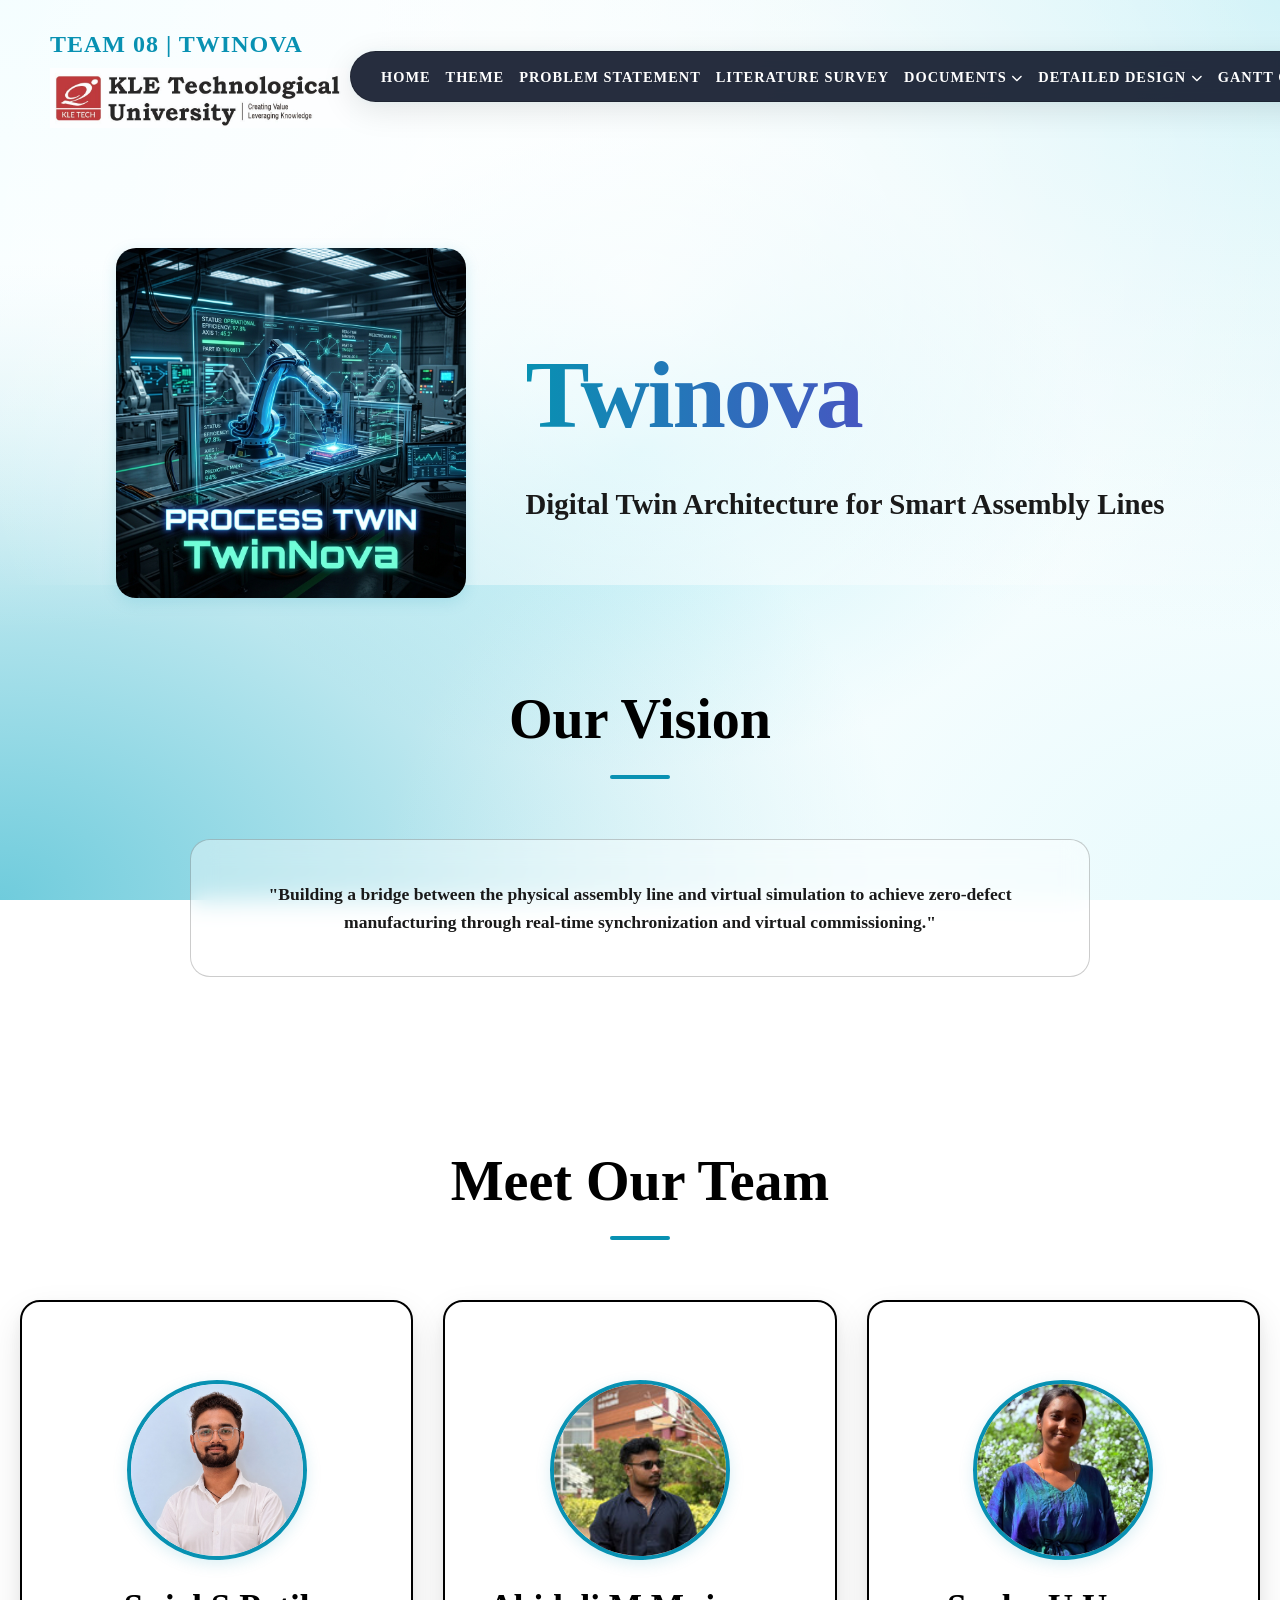
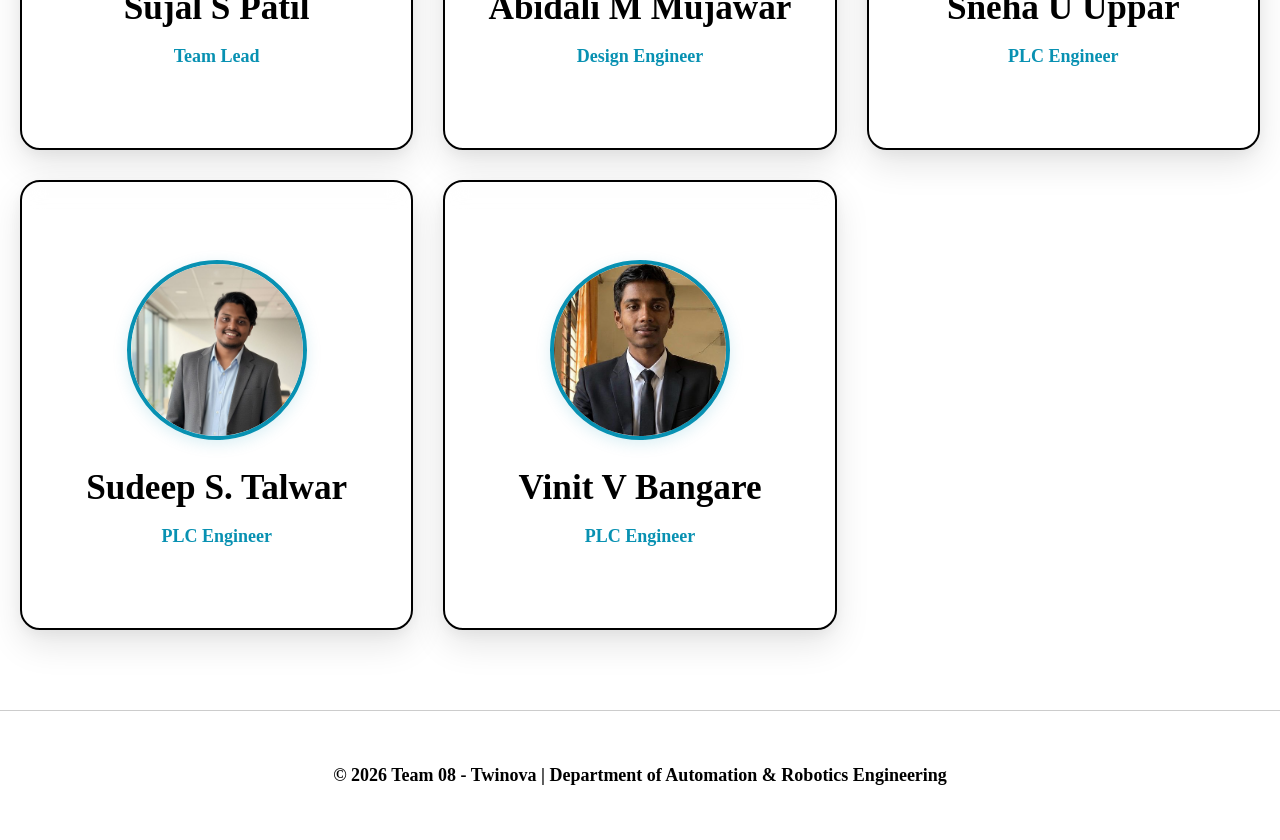
<file: index.html>
<!DOCTYPE html>
<html lang="en">

<head>
    <meta charset="UTF-8">
    <meta name="viewport" content="width=device-width, initial-scale=1.0">
    <title>Twinova | Team 08 Portfolio</title>
    <meta name="description"
        content="Portfolio of Team 08 for the Minor Project: Digital Twin Architecture for Smart Assembly Lines at KLE Technological University.">
    <link rel="stylesheet" href="style.css">
    <link rel="stylesheet" href="https://cdnjs.cloudflare.com/ajax/libs/font-awesome/6.4.0/css/all.min.css">
</head>

<body>

    <!-- Navigation -->
    <nav id="navbar">
        <div class="nav-logo">TEAM 08 | TWINOVA <img src="assets/images/logos/KLE logo.jpeg" alt="KLE Logo"></div>
        <ul class="nav-links">
            <li><a href="index.html">Home</a></li>
            <li><a href="theme.html">Theme</a></li>
            <li><a href="problem.html">Problem Statement</a></li>
            <li><a href="survey.html">Literature Survey</a></li>
            <li class="dropdown">
                <a href="#">Documents <i class="fas fa-chevron-down" style="font-size: 0.7rem;"></i></a>
                <div class="dropdown-content">
                    <a href="review.html">Review Paper</a>

                    <a href="report.html">Project Report</a>
                    <a href="poster.html">Technical Poster</a>
                </div>
            </li>
            <li class="dropdown">
                <a href="#">Detailed Design <i class="fas fa-chevron-down" style="font-size: 0.7rem;"></i></a>
                <div class="dropdown-content">
                    <a href="flowchart.html">Flowchart</a>
                    <a href="circuit.html">Circuit Design</a>
                    <a href="architecture.html">Architecture</a>
                    <a href="pictures.html">Pictures</a>
                    <a href="functional_architecture.html">Functional Architecture</a>
                    <a href="vdi_model.html">VDI Model</a>
                </div>
            </li>
            <li><a href="gantt.html">Gantt Chart</a></li>
        </ul>
    </nav>

    <!-- Hero Section -->
    <section class="hero">
        <div class="hero-content" data-aos>
            <img src="assets/images/project/process-twin-main.png" alt="Process Twin Graphic"
                style="width: 350px; border-radius: 20px; box-shadow: var(--neon-shadow);">
            <div class="hero-text">
                <h1>Twinova</h1>
                <p>Digital Twin Architecture for Smart Assembly Lines</p>
            </div>
        </div>
    </section>

    <!-- Project Context -->
    <section class="team-section" style="padding-top: 50px;">
        <div class="section-title" data-aos>Our Vision</div>
        <div class="glass" style="padding: 40px; max-width: 900px; margin: 0 auto; text-align: center;" data-aos>
            <p style="color: var(--text-dim); font-size: 1.1rem;">"Building a bridge between the physical assembly line
                and virtual simulation to achieve zero-defect manufacturing through real-time synchronization and
                virtual commissioning."</p>
        </div>
    </section>

    <!-- Team Section -->
    <section class="team-section">
        <div class="section-title" data-aos>Meet Our Team</div>
        <div class="team-grid">

            <!-- Sujal -->
            <div class="team-card" data-aos>
                <div class="card-inner">
                    <div class="card-front glass">
                        <div
                            style="width: 180px; height: 180px; border-radius: 50%; overflow: hidden; border: 4px solid var(--primary); margin-bottom: 20px; box-shadow: var(--neon-shadow);">
                            <img src="assets/images/team/sujal.jpeg" alt="Sujal"
                                style="width: 100%; height: 100%; object-fit: cover; transform: scale(1.05); object-position: center 5%;">
                        </div>
                        <h3>Sujal S Patil</h3>
                        <span>Team Lead</span>
                    </div>
                    <div class="card-back">
                        <h3>Automation & Robotics</h3>
                        <p>Aspiring engineer with a strong passion for innovation. Skilled in C, C++, Python, Arduino,
                            SolidWorks, and Fusion 360. Keen interest in AI, automation, and digital twins. Focuses on
                            leading effectively while contributing to design and simulation.</p>
                        <p style="font-size: 0.85rem; margin-top: 10px; color: var(--primary);"><i
                                class="fas fa-envelope"></i> sujalpatil203@gmail.com</p>
                        <div class="social-links">
                            <a href="https://www.linkedin.com/in/sujal-patil-4760b6272?utm_source=share_via&utm_content=profile&utm_medium=member_android"
                                target="_blank">
                                <i class="fab fa-linkedin"></i>
                            </a>
                        </div>
                    </div>
                </div>
            </div>

            <!-- Abidali -->
            <div class="team-card" data-aos>
                <div class="card-inner">
                    <div class="card-front glass">
                        <div
                            style="width: 180px; height: 180px; border-radius: 50%; overflow: hidden; border: 4px solid var(--primary); margin-bottom: 20px; box-shadow: var(--neon-shadow);">
                            <img src="assets/images/team/abidali.jpg" alt="Abidali"
                                style="width: 100%; height: 100%; object-fit: cover; transform: scale(1.3); object-position: center;">
                        </div>
                        <h3>Abidali M Mujawar</h3>
                        <span>Design Engineer</span>
                    </div>
                    <div class="card-back">
                        <h3>System Modeling</h3>
                        <p>Detail-oriented engineer focused on design and simulation. Contributes to system modeling and
                            prototype development. Skilled in research, problem-solving, and technical implementation.
                            Innovative thinker committed to high-quality outcomes.</p>
                        <p style="font-size: 0.85rem; margin-top: 10px; color: var(--primary);"><i
                                class="fas fa-envelope"></i> aliabidshama@gmail.com</p>
                        <div class="social-links">
                            <a href="https://www.linkedin.com/in/abid-ali-74160135b?utm_source=share_via&utm_content=profile&utm_medium=member_android"
                                target="_blank">
                                <i class="fab fa-linkedin"></i>
                            </a>
                        </div>
                    </div>
                </div>
            </div>

            <!-- Sneha -->
            <div class="team-card" data-aos>
                <div class="card-inner">
                    <div class="card-front glass">
                        <div
                            style="width: 180px; height: 180px; border-radius: 50%; overflow: hidden; border: 4px solid var(--primary); margin-bottom: 20px; box-shadow: var(--neon-shadow);">
                            <img src="assets/images/team/sneha.jpg" alt="Sneha"
                                style="width: 100%; height: 100%; object-fit: cover; transform: scale(1.2); object-position: center;">
                        </div>
                        <h3>Sneha U Uppar</h3>
                        <span>PLC Engineer</span>
                    </div>
                    <div class="card-back">
                        <h3>Hardware Prototyping</h3>
                        <p>Committed team member specializing in research and hardware prototyping. Works on analyzing
                            problems and developing practical solutions. Supports automation tasks effectively with a
                            focus on precision and quality results.</p>
                        <p style="font-size: 0.85rem; margin-top: 10px; color: var(--primary);"><i
                                class="fas fa-envelope"></i> snehauppar45@gmail.com</p>
                        <div class="social-links">
                            <a href="https://www.linkedin.com/in/sneha-sneha-354179303?utm_source=share_via&utm_content=profile&utm_medium=member_android"
                                target="_blank">
                                <i class="fab fa-linkedin"></i>
                            </a>
                        </div>
                    </div>
                </div>
            </div>

            <!-- Sudeep -->
            <div class="team-card" data-aos>
                <div class="card-inner">
                    <div class="card-front glass">
                        <div
                            style="width: 180px; height: 180px; border-radius: 50%; overflow: hidden; border: 4px solid var(--primary); margin-bottom: 20px; box-shadow: var(--neon-shadow);">
                            <img src="assets/images/team/sudeep.jpeg" alt="Sudeep"
                                style="width: 100%; height: 100%; object-fit: cover; transform: scale(1.05); object-position: center 10%;">
                        </div>
                        <h3>Sudeep S. Talwar</h3>
                        <span>PLC Engineer</span>
                    </div>
                    <div class="card-back">
                        <h3>Control Logic</h3>
                        <p>Dedicated PLC Control Engineer skilled in automation systems. Focuses on implementing control
                            logic, programming, debugging, and system integration. Commitment to delivering reliable
                            engineering solutions through detail-oriented work.</p>
                        <p style="font-size: 0.85rem; margin-top: 10px; color: var(--primary);"><i
                                class="fas fa-envelope"></i> talwarsudeep2@gmail.com</p>
                        <div class="social-links">
                            <a href="#"><i class="fab fa-linkedin"></i></a>
                        </div>
                    </div>
                </div>
            </div>

            <!-- Vinit Bangare -->
            <div class="team-card" data-aos>
                <div class="card-inner">
                    <div class="card-front glass">
                        <div
                            style="width: 180px; height: 180px; border-radius: 50%; overflow: hidden; border: 4px solid var(--primary); margin-bottom: 20px; box-shadow: var(--neon-shadow);">
                            <img src="assets/images/team/Vineet.jpeg" alt="Vinit"
                                style="width: 100%; height: 100%; object-fit: cover; transform: scale(1.2); object-position: center;">
                        </div>
                        <h3>Vinit V Bangare</h3>
                        <span>PLC Engineer</span>
                    </div>
                    <div class="card-back">
                        <h3>Control Build Logic Developer</h3>
                        <p>Proactive team member with a strong interest in automation systems. He contributes to
                            PLC-based implementation and overall project coordination. He actively participates in
                            problem-solving and execution of tasks. His positive attitude supports effective teamwork
                            and collaboration. He is dedicated to learning and improving his technical skills
                            continuously.</p>
                        <p style="font-size: 0.85rem; margin-top: 10px; color: var(--primary);"><i
                                class="fas fa-envelope"></i> vinitbangare632@gmail.com</p>
                        <div class="social-links">
                            <a href="#"><i class="fab fa-linkedin"></i></a>
                        </div>
                    </div>
                </div>
            </div>

        </div>
    </section>

    <!-- Footer -->
    <footer style="padding: 50px 20px; text-align: center; border-top: 1px solid var(--glass-border);">
        <p>&copy; 2026 Team 08 - Twinova | Department of Automation & Robotics Engineering</p>
    </footer>

    <script src="script.js"></script>
</body>

</html>
</file>
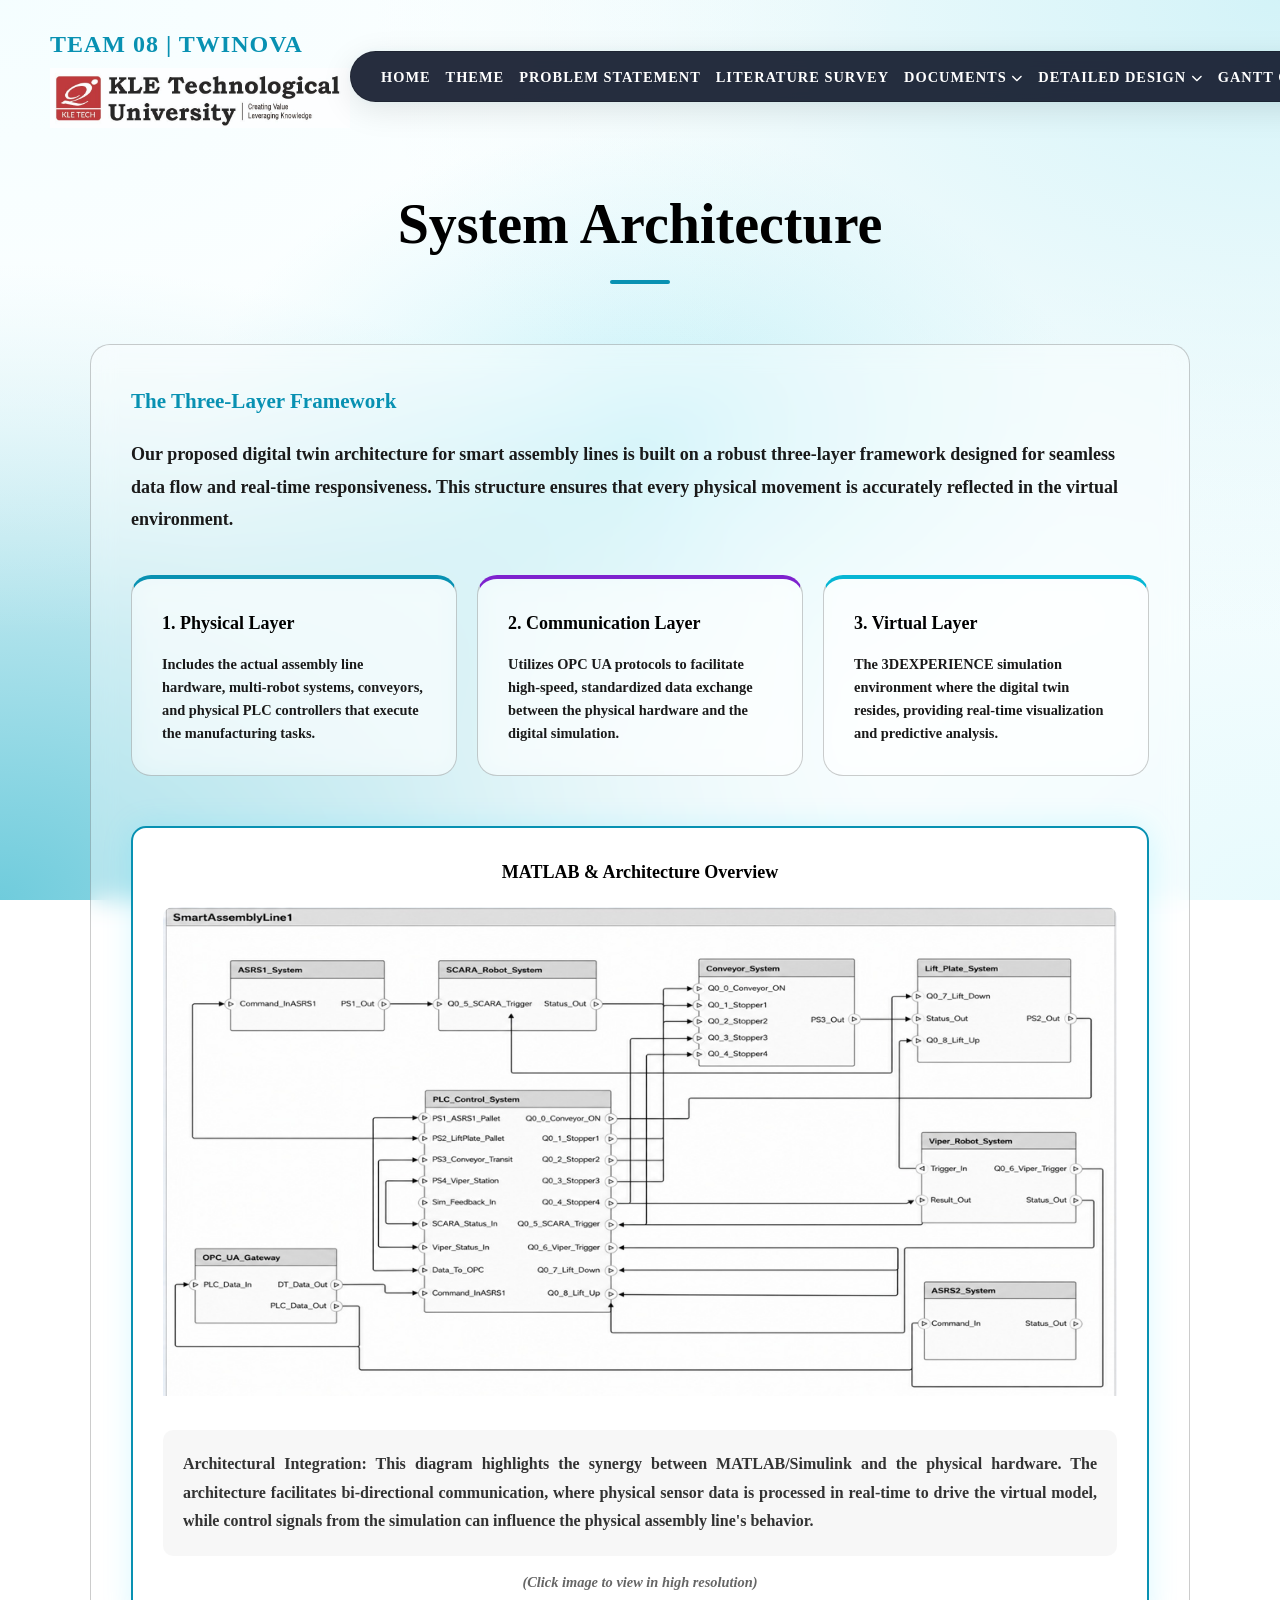
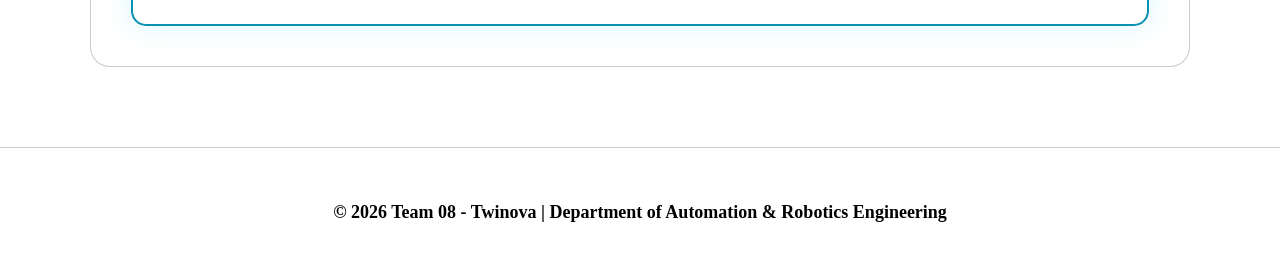
<file: architecture.html>
<!DOCTYPE html>
<html lang="en">
<head>
    <meta charset="UTF-8">
    <meta name="viewport" content="width=device-width, initial-scale=1.0">
    <title>Architecture | Twinova</title>
    <link rel="stylesheet" href="style.css">
    <link rel="stylesheet" href="https://cdnjs.cloudflare.com/ajax/libs/font-awesome/6.4.0/css/all.min.css">
</head>
<body>

    <!-- Navigation -->
    <nav id="navbar" class="nav-scrolled">
        <div class="nav-logo">TEAM 08 | TWINOVA <img src="assets/images/logos/KLE logo.jpeg" alt="KLE Logo"></div>
        <ul class="nav-links">
            <li><a href="index.html">Home</a></li>
            <li><a href="theme.html">Theme</a></li>
            <li><a href="problem.html">Problem Statement</a></li>
            <li><a href="survey.html">Literature Survey</a></li>
            <li class="dropdown">
                <a href="#">Documents <i class="fas fa-chevron-down" style="font-size: 0.7rem;"></i></a>
                <div class="dropdown-content">
                    <a href="review.html">Review Paper</a>

                    <a href="report.html">Project Report</a>
                    <a href="poster.html">Technical Poster</a>
                </div>
            </li>
            <li class="dropdown">
                <a href="#">Detailed Design <i class="fas fa-chevron-down" style="font-size: 0.7rem;"></i></a>
                <div class="dropdown-content">
                    <a href="flowchart.html">Flowchart</a>
                    <a href="circuit.html">Circuit Design</a>
                    <a href="architecture.html">Architecture</a>
                    <a href="pictures.html">Pictures</a>
                    <a href="functional_architecture.html">Functional Architecture</a>
                    <a href="vdi_model.html">VDI Model</a>
                </div>
            </li>
            <li><a href="gantt.html">Gantt Chart</a></li>
        </ul>
    </nav>

    <!-- Content Section -->
    <section class="team-section" style="padding-top: 180px;">
        <div class="section-title" data-aos>System Architecture</div>
        <div class="glass" style="padding: 40px; max-width: 1100px; margin: 0 auto; color: var(--text-dim);" data-aos>
            
            <div style="margin-bottom: 40px;">
                <h3 style="color: var(--primary); margin-bottom: 20px;">The Three-Layer Framework</h3>
                <p style="line-height: 1.8;">
                    Our proposed digital twin architecture for smart assembly lines is built on a robust three-layer framework designed 
                    for seamless data flow and real-time responsiveness. This structure ensures that every physical movement is 
                    accurately reflected in the virtual environment.
                </p>
            </div>

            <div style="display: grid; grid-template-columns: repeat(auto-fit, minmax(280px, 1fr)); gap: 20px;">
                <!-- Physical Layer -->
                <div class="glass" style="padding: 30px; border-top: 4px solid var(--primary);">
                    <h4 style="color: var(--text-main); margin-bottom: 15px;">1. Physical Layer</h4>
                    <p style="font-size: 0.9rem;">Includes the actual assembly line hardware, multi-robot systems, conveyors, and physical PLC controllers that execute the manufacturing tasks.</p>
                </div>
                <!-- Communication Layer -->
                <div class="glass" style="padding: 30px; border-top: 4px solid var(--secondary);">
                    <h4 style="color: var(--text-main); margin-bottom: 15px;">2. Communication Layer</h4>
                    <p style="font-size: 0.9rem;">Utilizes OPC UA protocols to facilitate high-speed, standardized data exchange between the physical hardware and the digital simulation.</p>
                </div>
                <!-- Virtual Layer -->
                <div class="glass" style="padding: 30px; border-top: 4px solid var(--accent);">
                    <h4 style="color: var(--text-main); margin-bottom: 15px;">3. Virtual Layer</h4>
                    <p style="font-size: 0.9rem;">The 3DEXPERIENCE simulation environment where the digital twin resides, providing real-time visualization and predictive analysis.</p>
                </div>
            </div>

            <div style="margin-top: 50px; padding: 30px; background: #fff; border-radius: 15px; border: 2px solid var(--primary); text-align: center; box-shadow: 0 0 30px rgba(0,210,255,0.15);">
                <h4 style="color: #000; margin-bottom: 20px; font-weight: 700;">MATLAB & Architecture Overview</h4>
                <div style="overflow: hidden; border-radius: 10px;">
                    <img src="assets/images/project/Matlab Architecture.png" alt="Matlab Architecture" style="width: 100%; height: auto; transition: transform 0.3s ease; cursor: zoom-in;" onclick="window.open(this.src)">
                </div>
                <div style="margin-top: 25px; text-align: justify; padding: 20px; color: #333; background: rgba(0,0,0,0.03); border-radius: 10px; line-height: 1.8; font-size: 1rem;">
                    <strong>Architectural Integration:</strong> This diagram highlights the synergy between MATLAB/Simulink and the physical 
                    hardware. The architecture facilitates bi-directional communication, where physical sensor data is processed in real-time 
                    to drive the virtual model, while control signals from the simulation can influence the physical assembly line's behavior.
                </div>
                <p style="font-size: 0.9rem; margin-top: 15px; color: #666; font-style: italic;">(Click image to view in high resolution)</p>
            </div>
        </div>
    </section>

    <!-- Footer -->
    <footer style="padding: 50px 20px; text-align: center; border-top: 1px solid var(--glass-border);">
        <p>&copy; 2026 Team 08 - Twinova | Department of Automation & Robotics Engineering</p>
    </footer>

    <script src="script.js"></script>
</body>
</html>
</file>
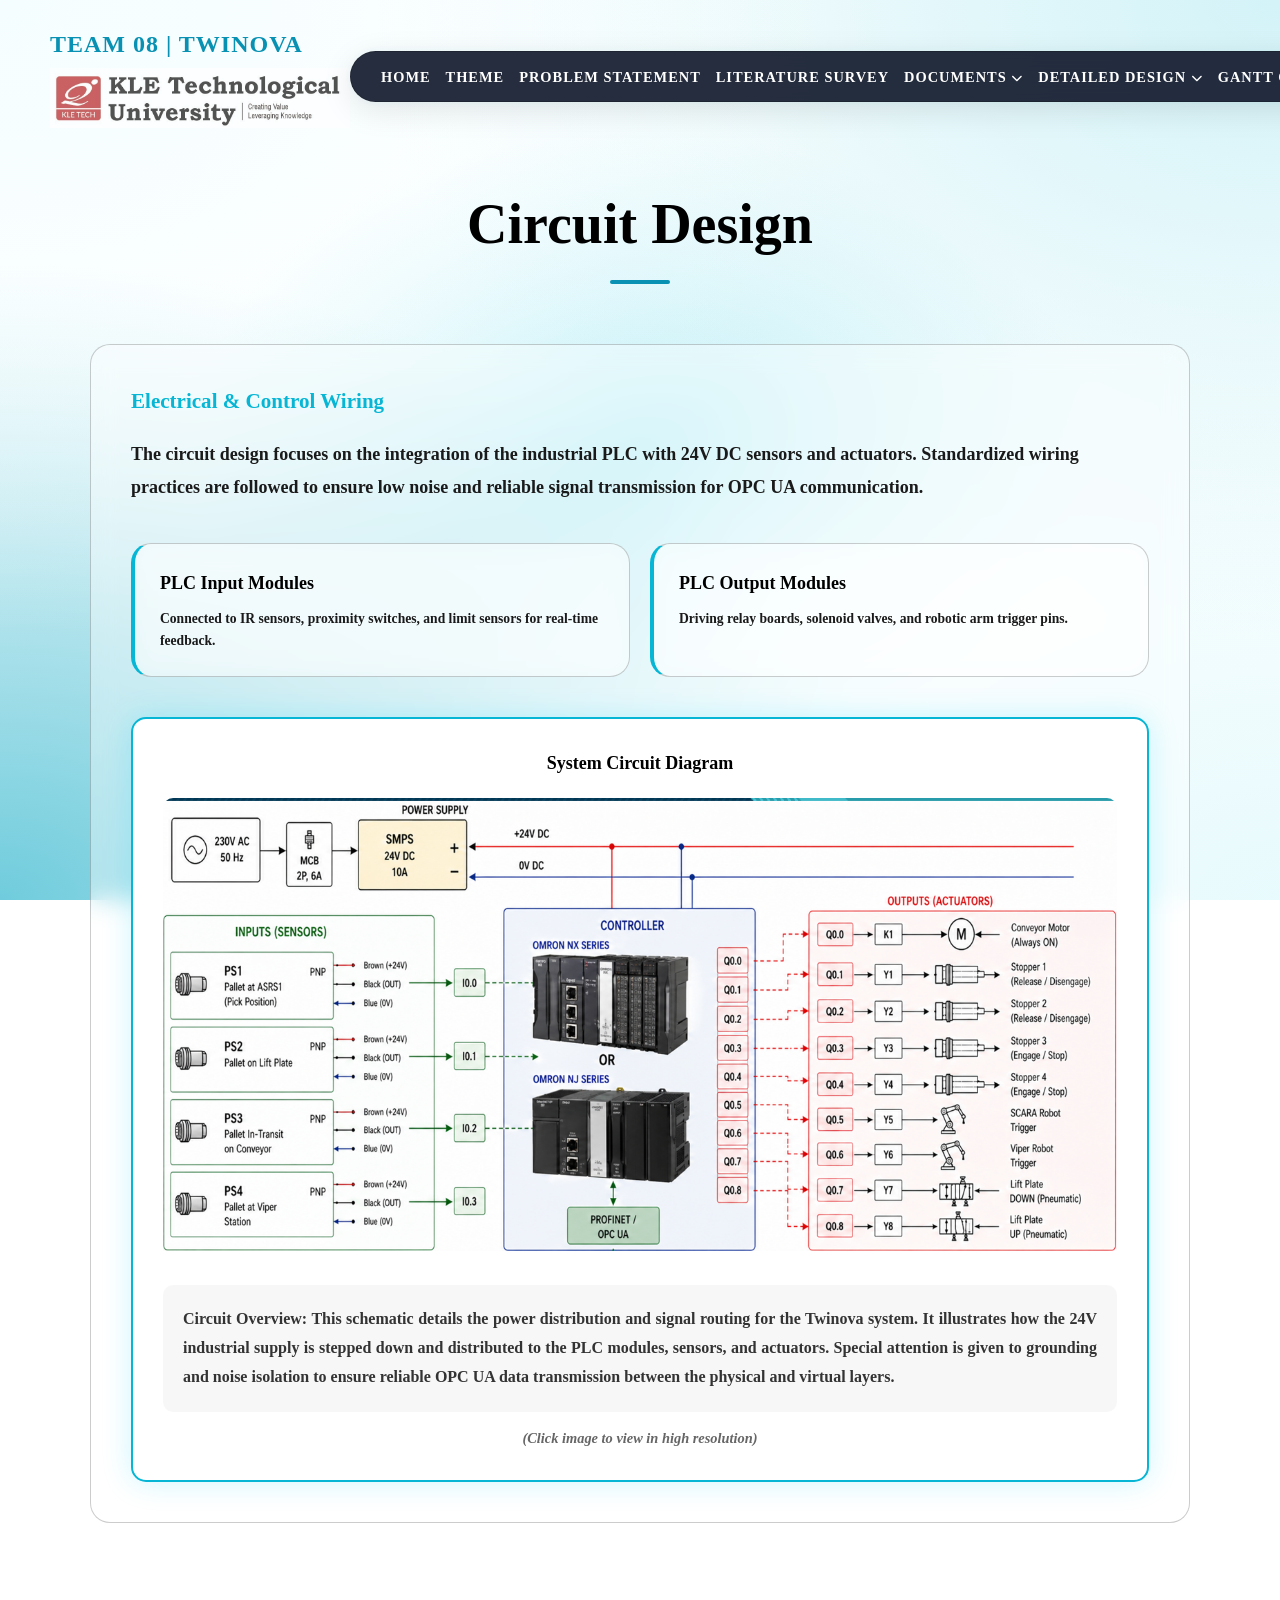
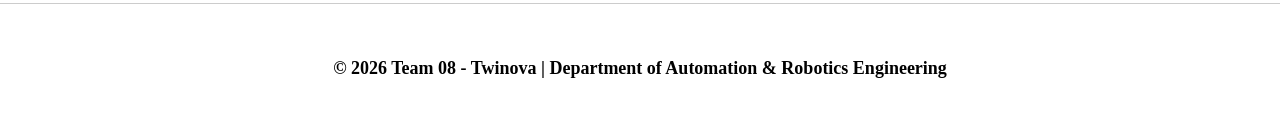
<file: circuit.html>
<!DOCTYPE html>
<html lang="en">
<head>
    <meta charset="UTF-8">
    <meta name="viewport" content="width=device-width, initial-scale=1.0">
    <title>Circuit Design | Twinova</title>
    <link rel="stylesheet" href="style.css">
    <link rel="stylesheet" href="https://cdnjs.cloudflare.com/ajax/libs/font-awesome/6.4.0/css/all.min.css">
</head>
<body>

    <!-- Navigation -->
    <nav id="navbar" class="nav-scrolled">
        <div class="nav-logo">TEAM 08 | TWINOVA <img src="assets/images/logos/KLE logo.jpeg" alt="KLE Logo" style="display: block; width: 300px; margin-top: 5px; opacity: 0.8;"></div>
        <ul class="nav-links">
            <li><a href="index.html">Home</a></li>
            <li><a href="theme.html">Theme</a></li>
            <li><a href="problem.html">Problem Statement</a></li>
            <li><a href="survey.html">Literature Survey</a></li>
            <li class="dropdown">
                <a href="#">Documents <i class="fas fa-chevron-down" style="font-size: 0.7rem;"></i></a>
                <div class="dropdown-content">
                    <a href="review.html">Review Paper</a>

                    <a href="report.html">Project Report</a>
                    <a href="poster.html">Technical Poster</a>
                </div>
            </li>
            <li class="dropdown">
                <a href="#">Detailed Design <i class="fas fa-chevron-down" style="font-size: 0.7rem;"></i></a>
                <div class="dropdown-content">
                    <a href="flowchart.html">Flowchart</a>
                    <a href="circuit.html">Circuit Design</a>
                    <a href="architecture.html">Architecture</a>
                    <a href="pictures.html">Pictures</a>
                    <a href="functional_architecture.html">Functional Architecture</a>
                    <a href="vdi_model.html">VDI Model</a>
                </div>
            </li>
            <li><a href="gantt.html">Gantt Chart</a></li>
        </ul>
    </nav>

    <!-- Content Section -->
    <section class="team-section" style="padding-top: 180px;">
        <div class="section-title" data-aos>Circuit Design</div>
        <div class="glass" style="padding: 40px; max-width: 1100px; margin: 0 auto; color: var(--text-dim);" data-aos>
            
            <div style="margin-bottom: 40px;">
                <h3 style="color: var(--accent); margin-bottom: 20px;">Electrical & Control Wiring</h3>
                <p style="line-height: 1.8;">
                    The circuit design focuses on the integration of the industrial PLC with 24V DC sensors and actuators. 
                    Standardized wiring practices are followed to ensure low noise and reliable signal transmission for OPC UA communication.
                </p>
            </div>

            <div style="display: grid; grid-template-columns: repeat(auto-fit, minmax(300px, 1fr)); gap: 20px;">
                <div class="glass" style="padding: 25px; border-left: 4px solid var(--accent);">
                    <h4 style="color: var(--text-main); margin-bottom: 10px;">PLC Input Modules</h4>
                    <p style="font-size: 0.85rem;">Connected to IR sensors, proximity switches, and limit sensors for real-time feedback.</p>
                </div>
                <div class="glass" style="padding: 25px; border-left: 4px solid var(--accent);">
                    <h4 style="color: var(--text-main); margin-bottom: 10px;">PLC Output Modules</h4>
                    <p style="font-size: 0.85rem;">Driving relay boards, solenoid valves, and robotic arm trigger pins.</p>
                </div>
            </div>

            <div style="margin-top: 40px; padding: 30px; background: #fff; border-radius: 15px; border: 2px solid var(--accent); text-align: center; box-shadow: 0 0 30px rgba(0,210,255,0.2);">
                <h4 style="color: #000; margin-bottom: 20px; font-weight: 700;">System Circuit Diagram</h4>
                <div style="overflow: hidden; border-radius: 10px;">
                    <img src="assets/images/project/Circuit diagram.png" alt="Circuit Diagram" style="width: 100%; height: auto; transition: transform 0.3s ease; cursor: zoom-in;" onclick="window.open(this.src)">
                </div>
                <div style="margin-top: 25px; text-align: justify; padding: 20px; color: #333; background: rgba(0,0,0,0.03); border-radius: 10px; line-height: 1.8; font-size: 1rem;">
                    <strong>Circuit Overview:</strong> This schematic details the power distribution and signal routing for the Twinova system. 
                    It illustrates how the 24V industrial supply is stepped down and distributed to the PLC modules, sensors, and actuators. 
                    Special attention is given to grounding and noise isolation to ensure reliable OPC UA data transmission between the physical 
                    and virtual layers.
                </div>
                <p style="font-size: 0.9rem; margin-top: 15px; color: #666; font-style: italic;">(Click image to view in high resolution)</p>
            </div>
        </div>
    </section>

    <!-- Footer -->
    <footer style="padding: 50px 20px; text-align: center; border-top: 1px solid var(--glass-border);">
        <p>&copy; 2026 Team 08 - Twinova | Department of Automation & Robotics Engineering</p>
    </footer>

    <script src="script.js"></script>
</body>
</html>
</file>
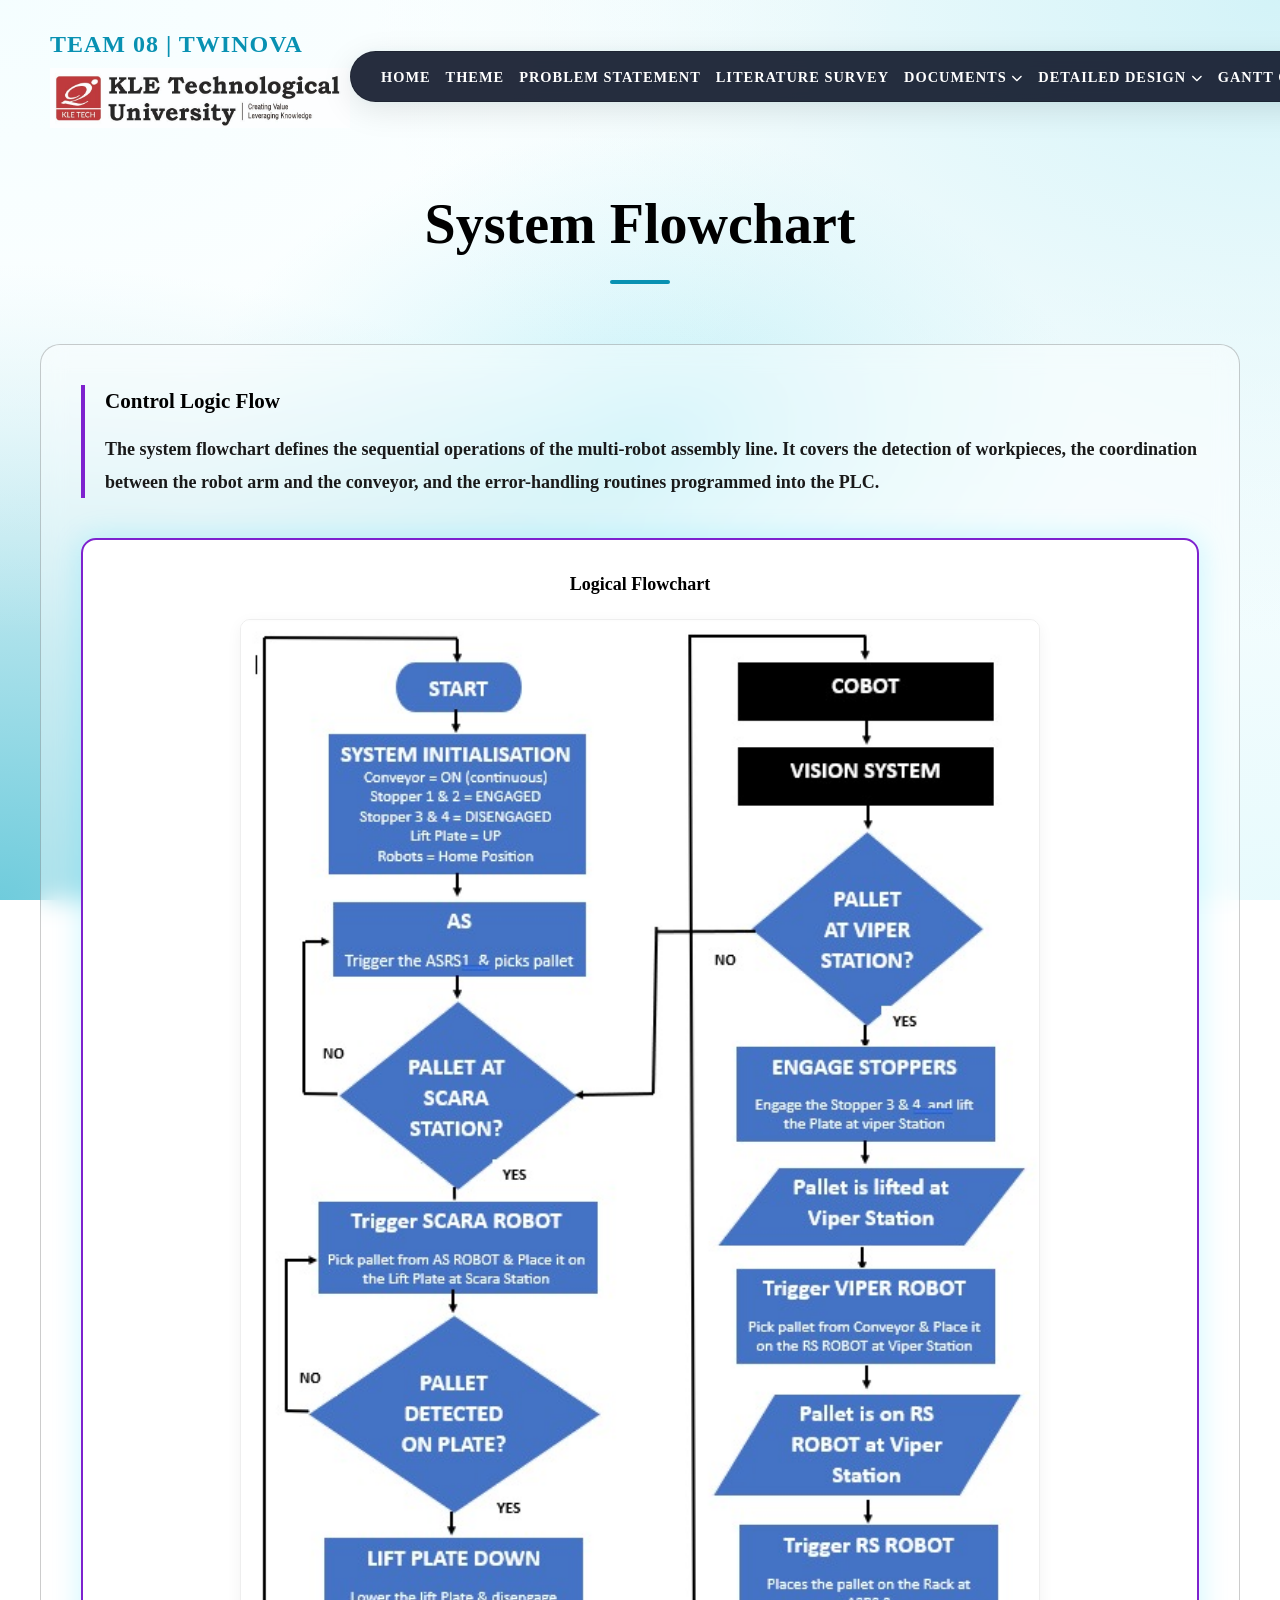
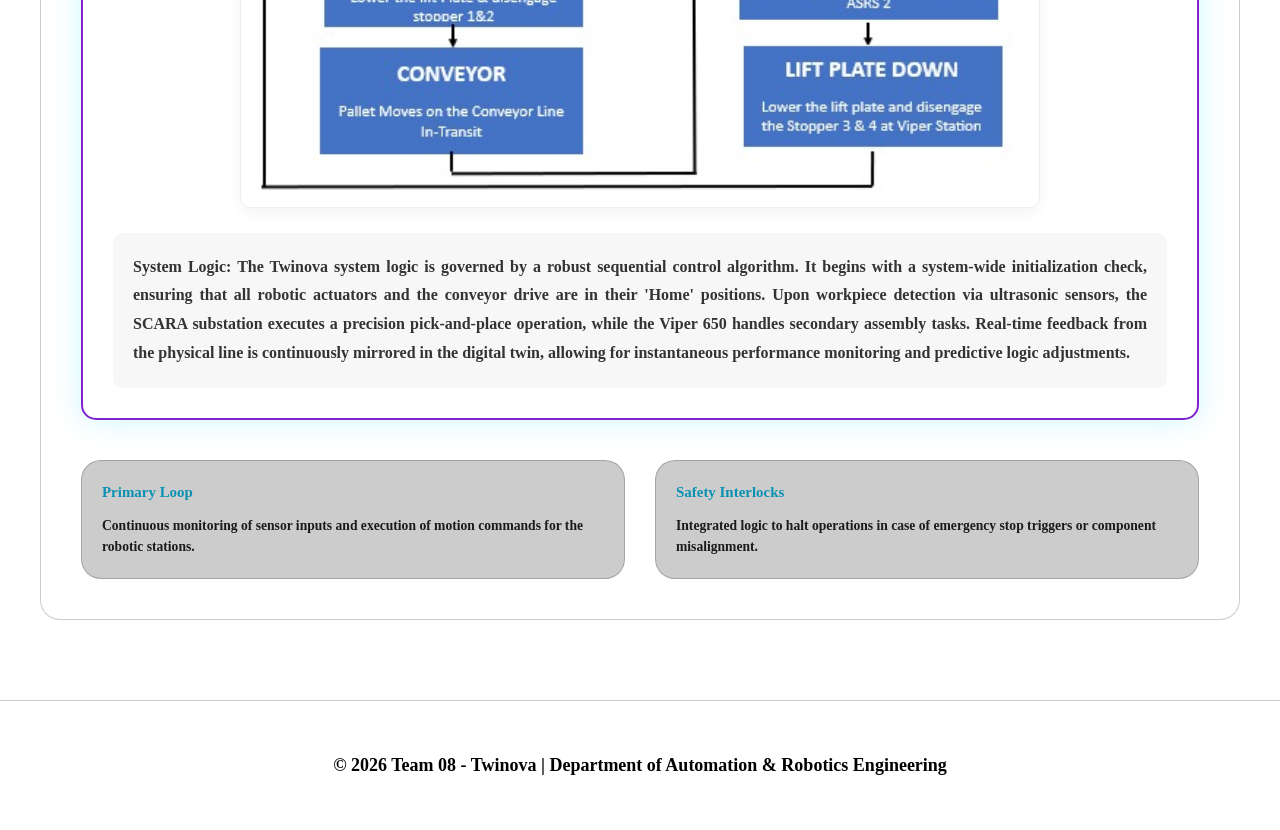
<file: flowchart.html>
<!DOCTYPE html>
<html lang="en">
<head>
    <meta charset="UTF-8">
    <meta name="viewport" content="width=device-width, initial-scale=1.0">
    <title>Flowchart | Twinova</title>
    <link rel="stylesheet" href="style.css">
    <link rel="stylesheet" href="https://cdnjs.cloudflare.com/ajax/libs/font-awesome/6.4.0/css/all.min.css">
</head>
<body>

    <!-- Navigation -->
    <nav id="navbar" class="nav-scrolled">
        <div class="nav-logo">TEAM 08 | TWINOVA <img src="assets/images/logos/KLE logo.jpeg" alt="KLE Logo"></div>
        <ul class="nav-links">
            <li><a href="index.html">Home</a></li>
            <li><a href="theme.html">Theme</a></li>
            <li><a href="problem.html">Problem Statement</a></li>
            <li><a href="survey.html">Literature Survey</a></li>
            <li class="dropdown">
                <a href="#">Documents <i class="fas fa-chevron-down" style="font-size: 0.7rem;"></i></a>
                <div class="dropdown-content">
                    <a href="review.html">Review Paper</a>

                    <a href="report.html">Project Report</a>
                    <a href="poster.html">Technical Poster</a>
                </div>
            </li>
            <li class="dropdown">
                <a href="#">Detailed Design <i class="fas fa-chevron-down" style="font-size: 0.7rem;"></i></a>
                <div class="dropdown-content">
                    <a href="flowchart.html">Flowchart</a>
                    <a href="circuit.html">Circuit Design</a>
                    <a href="architecture.html">Architecture</a>
                    <a href="pictures.html">Pictures</a>
                    <a href="functional_architecture.html">Functional Architecture</a>
                    <a href="vdi_model.html">VDI Model</a>
                </div>
            </li>
            <li><a href="gantt.html">Gantt Chart</a></li>
        </ul>
    </nav>

    <!-- Content Section -->
    <section class="team-section" style="padding-top: 180px;">
        <div class="section-title" data-aos>System Flowchart</div>
        <div class="glass" style="padding: 40px; max-width: 1200px; margin: 0 auto; color: var(--text-dim);" data-aos>
            
            <div style="margin-bottom: 40px; border-left: 4px solid var(--secondary); padding-left: 20px;">
                <h3 style="color: var(--text-main); margin-bottom: 15px;">Control Logic Flow</h3>
                <p style="line-height: 1.8;">
                    The system flowchart defines the sequential operations of the multi-robot assembly line. It covers the detection of 
                    workpieces, the coordination between the robot arm and the conveyor, and the error-handling routines programmed 
                    into the PLC.
                </p>
            </div>

            <div style="margin-top: 30px; padding: 30px; background: #fff; border-radius: 15px; border: 2px solid var(--secondary); box-shadow: 0 0 30px rgba(0,210,255,0.2);">
                <div style="max-width: 800px; margin: 0 auto; text-align: center;">
                    <h4 style="color: #000; margin-bottom: 20px; font-weight: 700;">Logical Flowchart</h4>
                    <div style="overflow: hidden; border-radius: 10px; border: 1px solid #eee; box-shadow: 0 4px 15px rgba(0,0,0,0.05);">
                        <img src="assets/images/project/Flowchart.jpeg" alt="System Flowchart" style="width: 100%; height: auto; transition: transform 0.3s ease; cursor: zoom-in;" onclick="window.open(this.src)">
                    </div>
                </div>

                <div style="margin-top: 25px; text-align: justify; padding: 20px; color: #333; background: rgba(0,0,0,0.03); border-radius: 10px; line-height: 1.8; font-size: 1rem;">
                    <strong>System Logic:</strong> The Twinova system logic is governed by a robust sequential control algorithm. It begins with a 
                    system-wide initialization check, ensuring that all robotic actuators and the conveyor drive are in their 'Home' positions. 
                    Upon workpiece detection via ultrasonic sensors, the SCARA substation executes a precision pick-and-place operation, while the 
                    Viper 650 handles secondary assembly tasks. Real-time feedback from the physical line is continuously mirrored in the digital twin, 
                    allowing for instantaneous performance monitoring and predictive logic adjustments.
                </div>
            </div>

            <div style="display: grid; grid-template-columns: 1fr 1fr; gap: 30px; margin-top: 40px;">
                <div class="glass" style="padding: 20px; background: rgba(0,0,0,0.2);">
                    <h5 style="color: var(--primary); margin-bottom: 10px;">Primary Loop</h5>
                    <p style="font-size: 0.85rem;">Continuous monitoring of sensor inputs and execution of motion commands for the robotic stations.</p>
                </div>
                <div class="glass" style="padding: 20px; background: rgba(0,0,0,0.2);">
                    <h5 style="color: var(--primary); margin-bottom: 10px;">Safety Interlocks</h5>
                    <p style="font-size: 0.85rem;">Integrated logic to halt operations in case of emergency stop triggers or component misalignment.</p>
                </div>
            </div>
        </div>
    </section>

    <!-- Footer -->
    <footer style="padding: 50px 20px; text-align: center; border-top: 1px solid var(--glass-border);">
        <p>&copy; 2026 Team 08 - Twinova | Department of Automation & Robotics Engineering</p>
    </footer>

    <script src="script.js"></script>
</body>
</html>
</file>
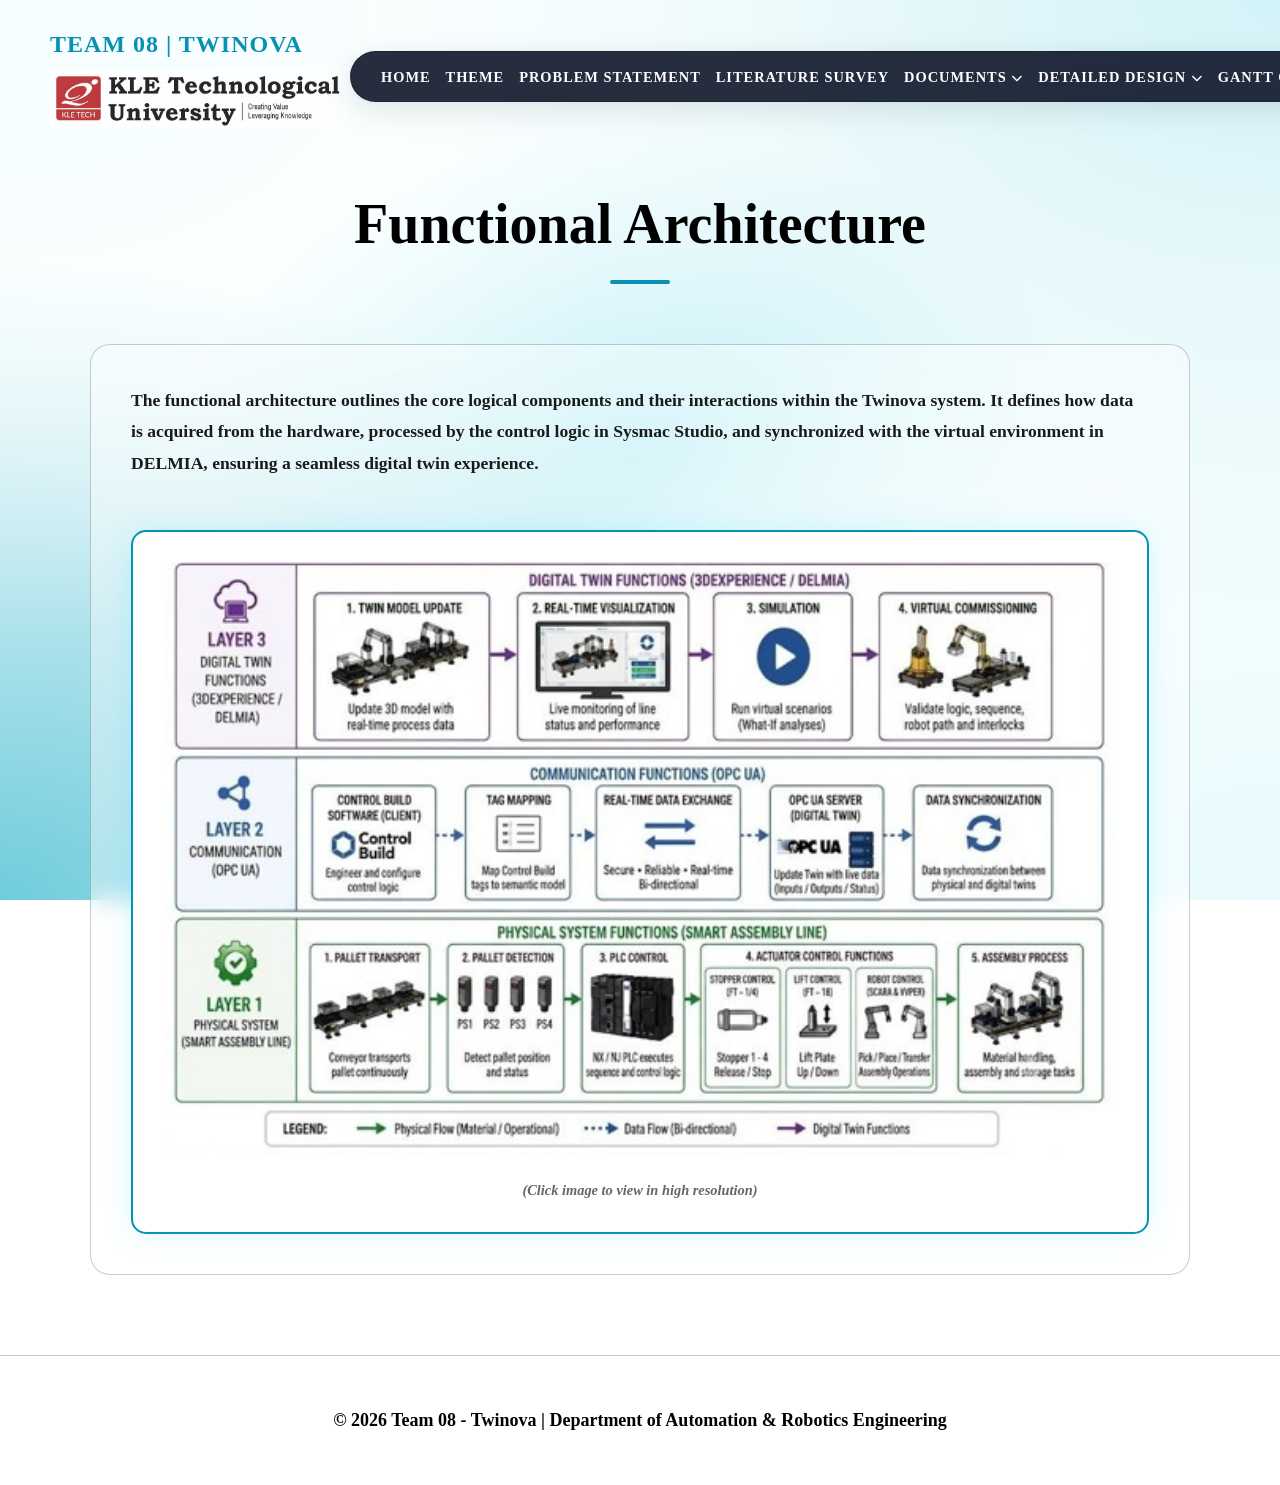
<file: functional_architecture.html>
<!DOCTYPE html>
<html lang="en">
<head>
    <meta charset="UTF-8">
    <meta name="viewport" content="width=device-width, initial-scale=1.0">
    <title>Functional Architecture | Twinova</title>
    <link rel="stylesheet" href="style.css">
    <link rel="stylesheet" href="https://cdnjs.cloudflare.com/ajax/libs/font-awesome/6.4.0/css/all.min.css">
</head>
<body>

    <!-- Navigation -->
    <nav id="navbar" class="nav-scrolled">
        <div class="nav-logo">TEAM 08 | TWINOVA <img src="assets/images/logos/KLE logo.jpeg" alt="KLE Logo"></div>
        <ul class="nav-links">
            <li><a href="index.html">Home</a></li>
            <li><a href="theme.html">Theme</a></li>
            <li><a href="problem.html">Problem Statement</a></li>
            <li><a href="survey.html">Literature Survey</a></li>
            <li class="dropdown">
                <a href="#">Documents <i class="fas fa-chevron-down" style="font-size: 0.7rem;"></i></a>
                <div class="dropdown-content">
                    <a href="review.html">Review Paper</a>
                    <a href="report.html">Project Report</a>
                    <a href="poster.html">Technical Poster</a>
                </div>
            </li>
            <li class="dropdown">
                <a href="#">Detailed Design <i class="fas fa-chevron-down" style="font-size: 0.7rem;"></i></a>
                <div class="dropdown-content">
                    <a href="flowchart.html">Flowchart</a>
                    <a href="circuit.html">Circuit Design</a>
                    <a href="architecture.html">Architecture</a>
                    <a href="pictures.html">Pictures</a>
                    <a href="functional_architecture.html">Functional Architecture</a>
                    <a href="vdi_model.html">VDI Model</a>
                </div>
            </li>
            <li><a href="gantt.html">Gantt Chart</a></li>
        </ul>
    </nav>

    <!-- Content Section -->
    <section class="team-section" style="padding-top: 180px;">
        <div class="section-title" data-aos>Functional Architecture</div>
        <div class="glass" style="padding: 40px; max-width: 1100px; margin: 0 auto; color: var(--text-dim);" data-aos>
            
            <div style="margin-bottom: 40px;">
                <p style="line-height: 1.8; font-size: 1.1rem;">
                    The functional architecture outlines the core logical components and their interactions within the Twinova system. It defines how data is acquired from the hardware, processed by the control logic in Sysmac Studio, and synchronized with the virtual environment in DELMIA, ensuring a seamless digital twin experience.
                </p>
            </div>

            <div style="margin-top: 50px; padding: 30px; background: #fff; border-radius: 15px; border: 2px solid var(--primary); text-align: center; box-shadow: 0 0 30px rgba(0,210,255,0.15);">
                <div style="overflow: hidden; border-radius: 10px;">
                    <img src="Functional architecture.jpg" alt="Functional Architecture" style="width: 100%; height: auto; transition: transform 0.3s ease; cursor: zoom-in;" onclick="window.open(this.src)">
                </div>
                <p style="font-size: 0.9rem; margin-top: 15px; color: #666; font-style: italic;">(Click image to view in high resolution)</p>
            </div>
        </div>
    </section>

    <!-- Footer -->
    <footer style="padding: 50px 20px; text-align: center; border-top: 1px solid var(--glass-border);">
        <p>&copy; 2026 Team 08 - Twinova | Department of Automation & Robotics Engineering</p>
    </footer>

    <script src="script.js"></script>
</body>
</html>
</file>
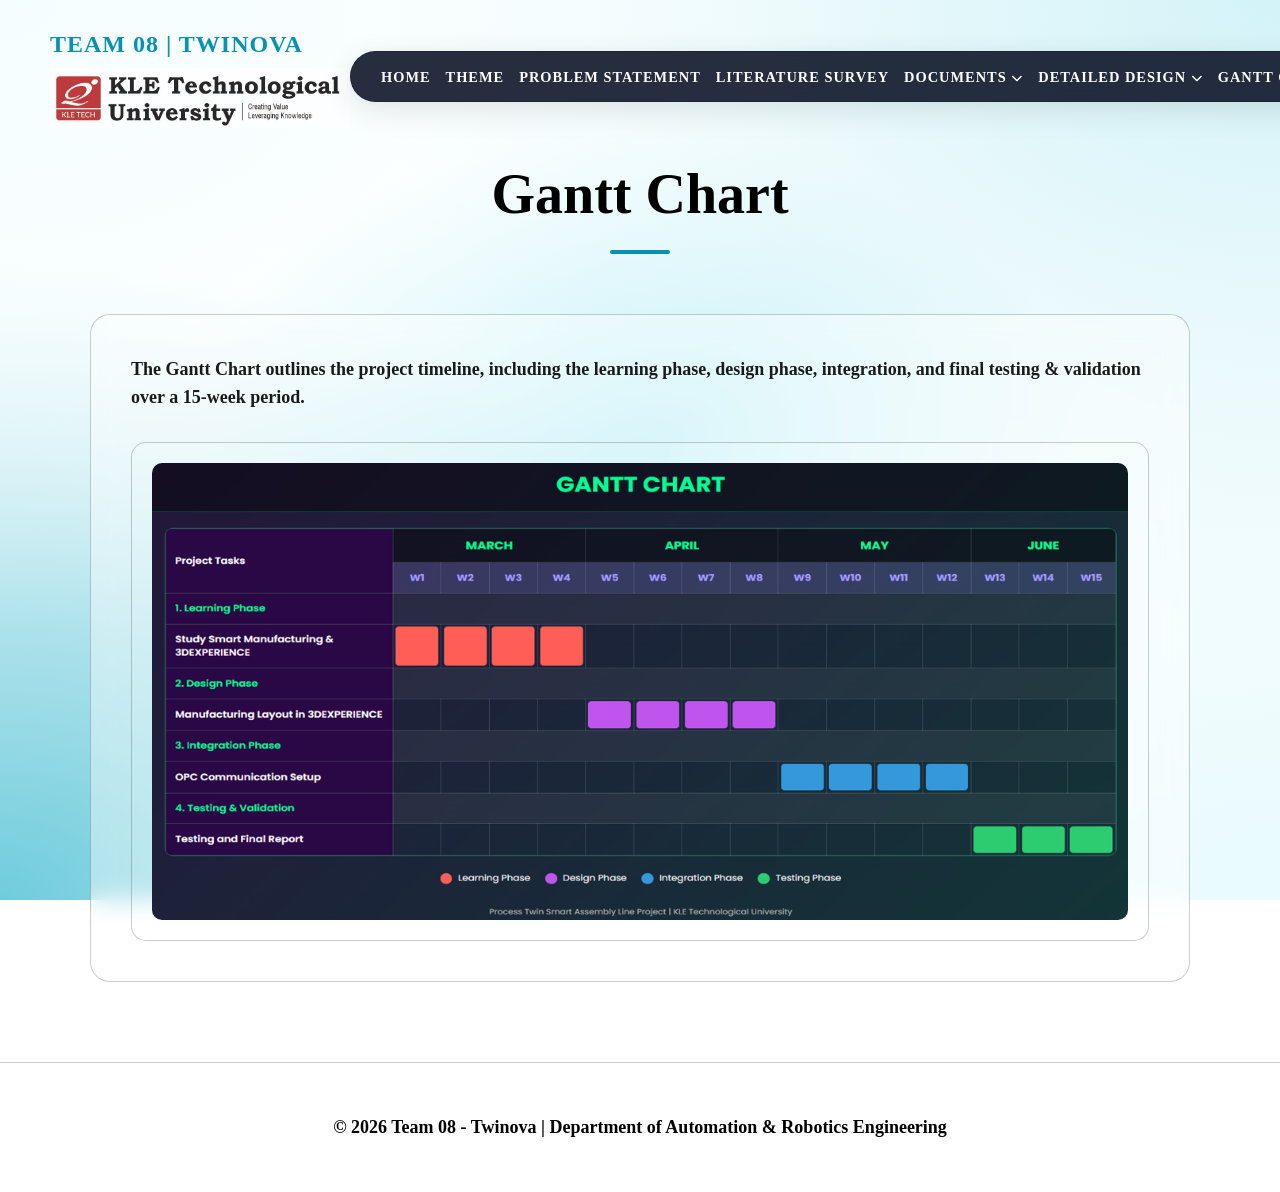
<file: gantt.html>
<!DOCTYPE html>
<html lang="en">
<head>
    <meta charset="UTF-8">
    <meta name="viewport" content="width=device-width, initial-scale=1.0">
    <title>Twinova | Page Title</title>
    <link rel="stylesheet" href="style.css">
    <link rel="stylesheet" href="https://cdnjs.cloudflare.com/ajax/libs/font-awesome/6.4.0/css/all.min.css">
</head>
<body>

    <!-- Navigation -->
    <nav id="navbar" class="nav-scrolled">
        <div class="nav-logo">TEAM 08 | TWINOVA <img src="assets/images/logos/KLE logo.jpeg" alt="KLE Logo"></div>
        <ul class="nav-links">
            <li><a href="index.html">Home</a></li>
            <li><a href="theme.html">Theme</a></li>
            <li><a href="problem.html">Problem Statement</a></li>
            <li><a href="survey.html">Literature Survey</a></li>
            <li class="dropdown">
                <a href="#">Documents <i class="fas fa-chevron-down" style="font-size: 0.7rem;"></i></a>
                <div class="dropdown-content">
                    <a href="review.html">Review Paper</a>

                    <a href="report.html">Project Report</a>
                    <a href="poster.html">Technical Poster</a>
                </div>
            </li>
            <li class="dropdown">
                <a href="#">Detailed Design <i class="fas fa-chevron-down" style="font-size: 0.7rem;"></i></a>
                <div class="dropdown-content">
                    <a href="flowchart.html">Flowchart</a>
                    <a href="circuit.html">Circuit Design</a>
                    <a href="architecture.html">Architecture</a>
                </div>
            </li>
            <li><a href="gantt.html">Gantt Chart</a></li>
        </ul>
    </nav>

    <!-- Content Section -->
    <section class="team-section" style="padding-top: 150px;">
        <div class="section-title" data-aos>Gantt Chart</div>
        <div class="glass" style="padding: 40px; max-width: 1100px; margin: 0 auto; color: var(--text-dim);" data-aos>
            <p style="margin-bottom: 30px;">The Gantt Chart outlines the project timeline, including the learning phase, design phase, integration, and final testing & validation over a 15-week period.</p>
            <div style="background: rgba(255,255,255,0.05); padding: 20px; border-radius: 15px; border: 1px solid var(--glass-border);">
                <img src="assets/images/project/gantt chart.png" alt="Gantt Chart" style="width: 100%; height: auto; border-radius: 10px; display: block;">
            </div>
        </div>
    </section>

    <!-- Footer -->
    <footer style="padding: 50px 20px; text-align: center; border-top: 1px solid var(--glass-border);">
        <p>&copy; 2026 Team 08 - Twinova | Department of Automation & Robotics Engineering</p>
    </footer>

    <script src="script.js"></script>
</body>
</html>
</file>
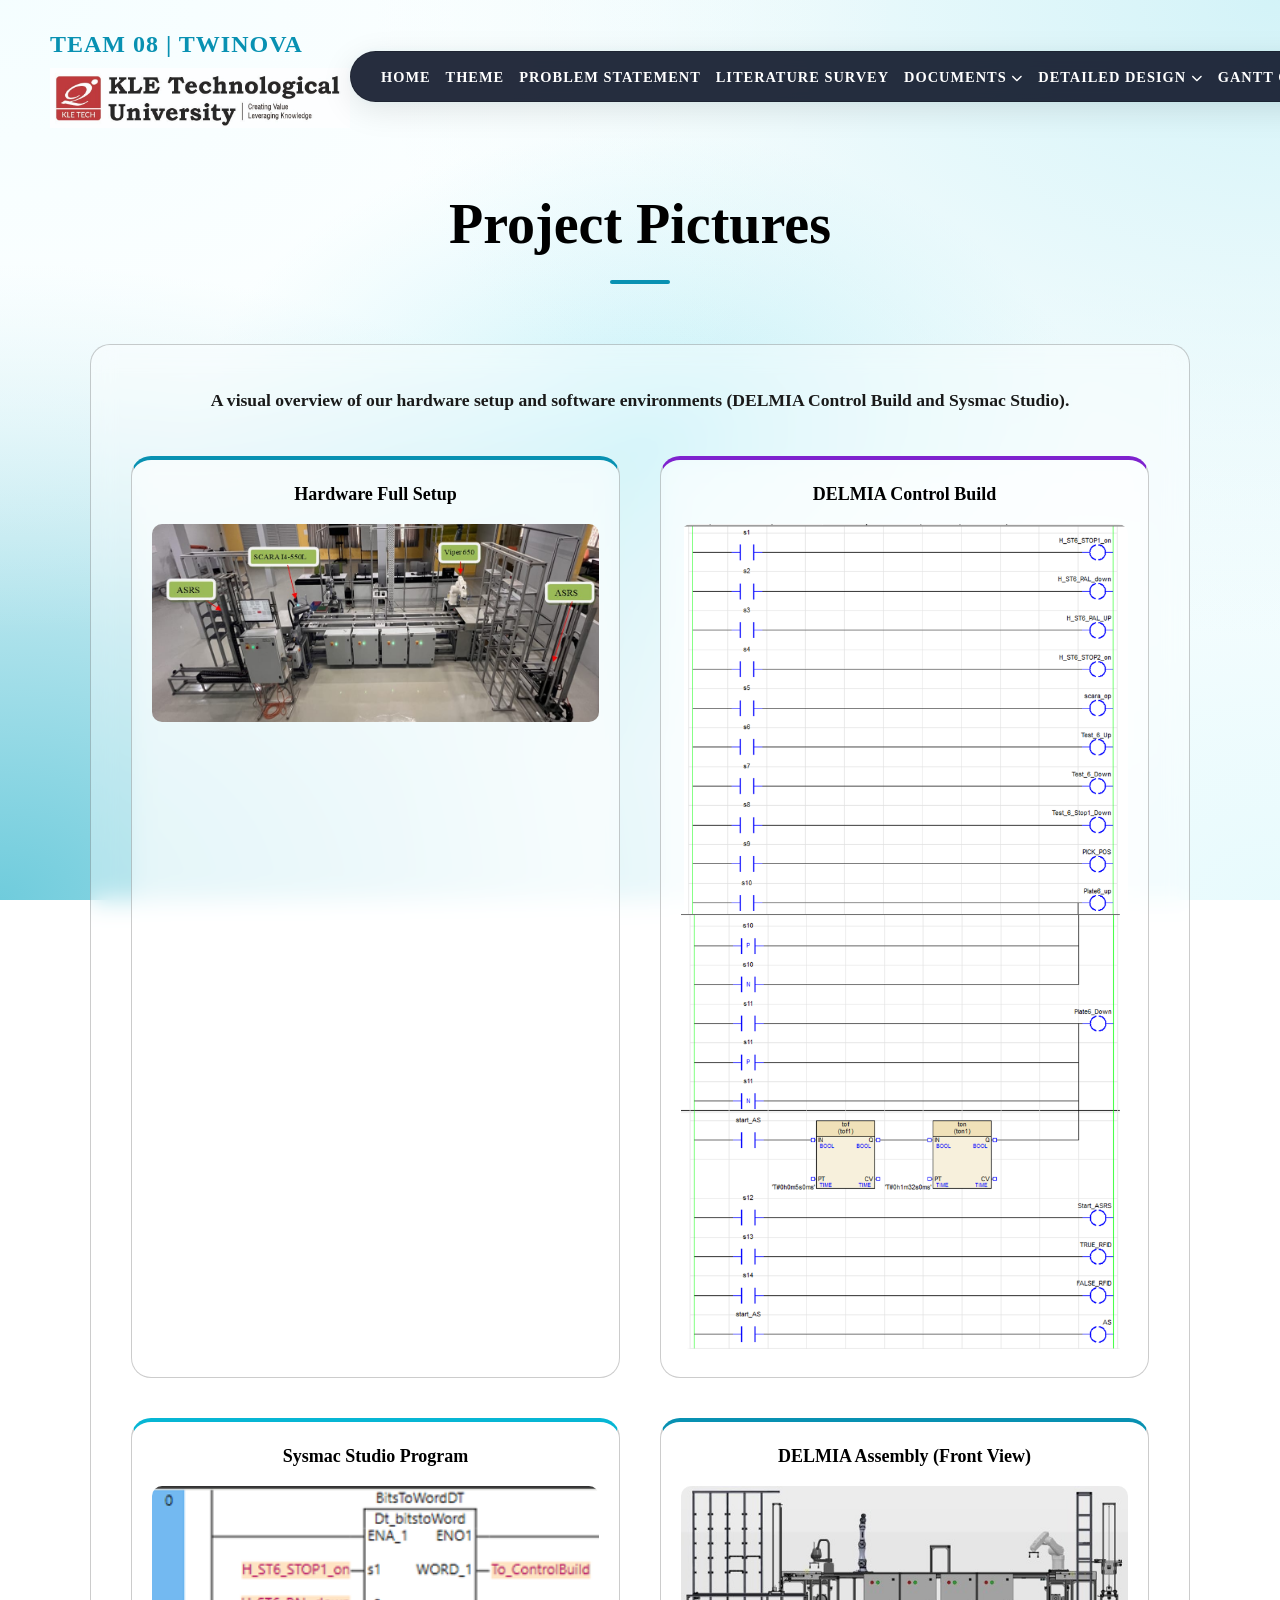
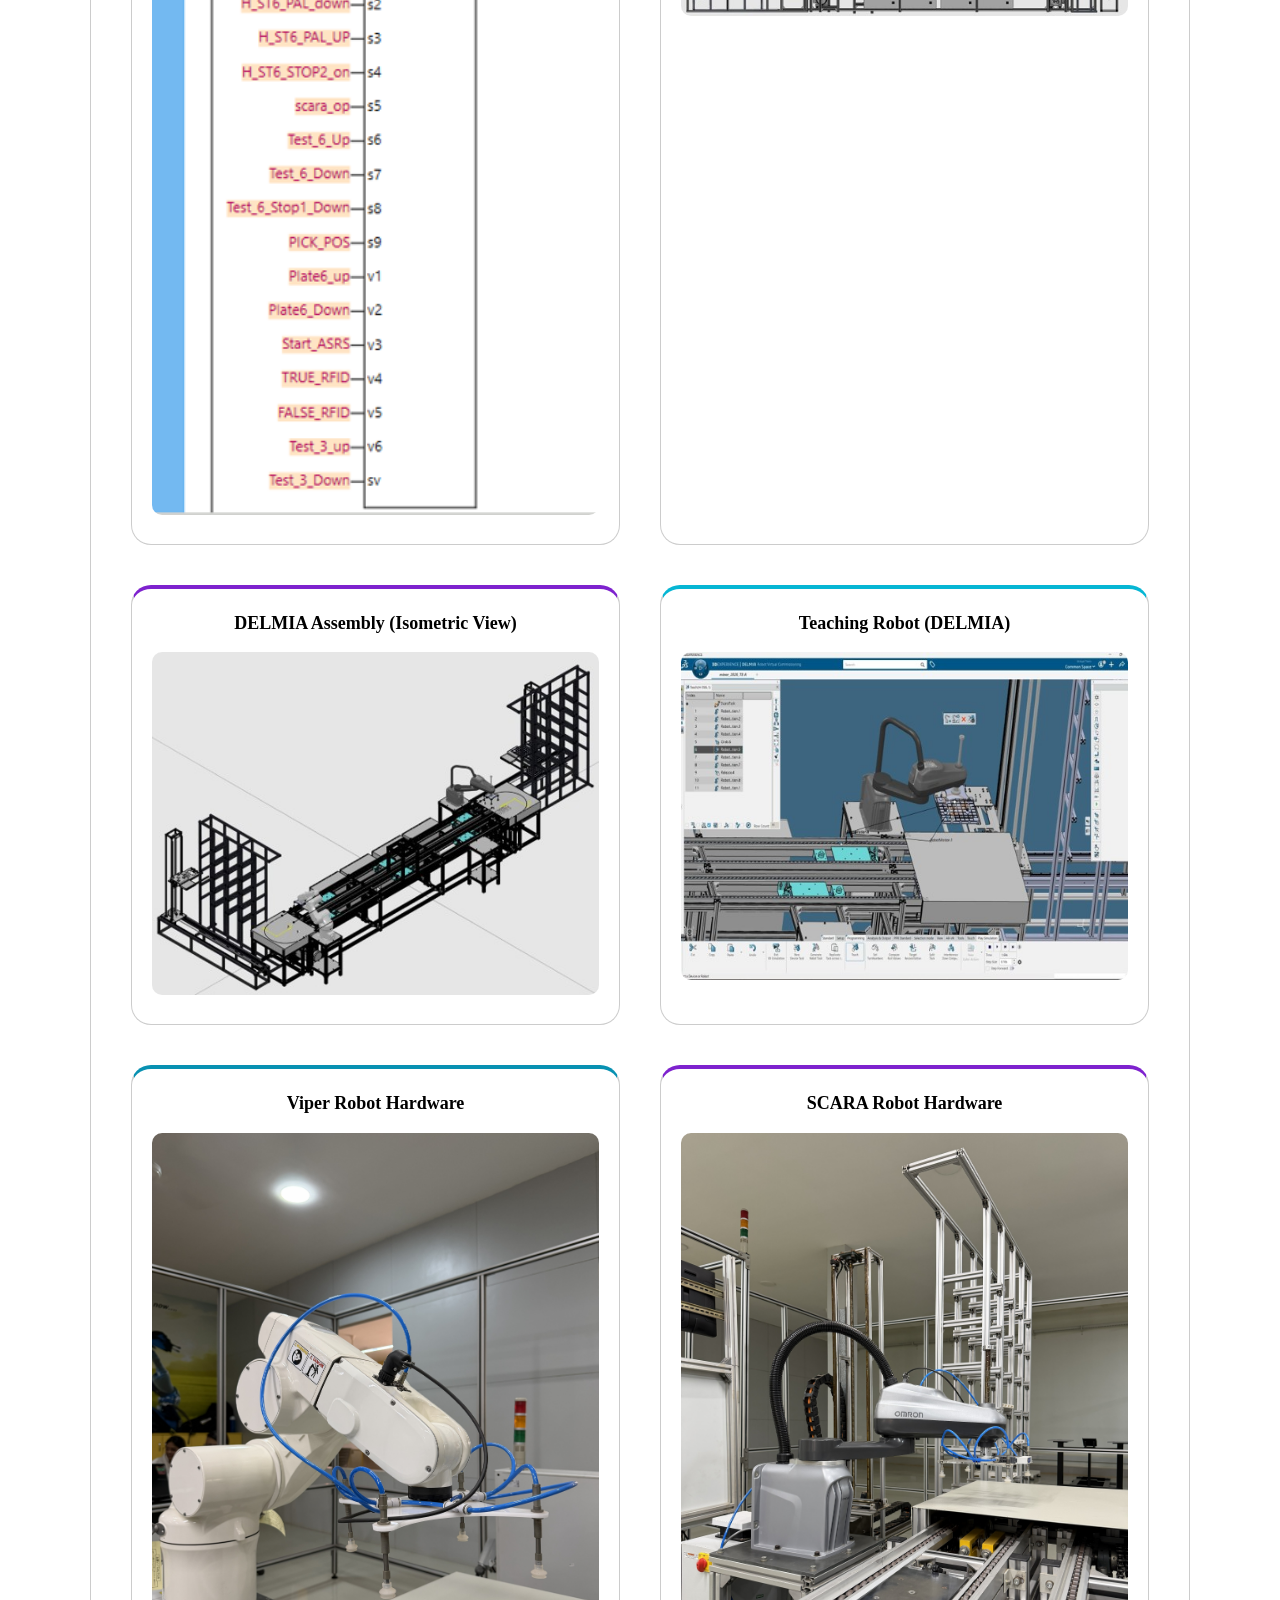
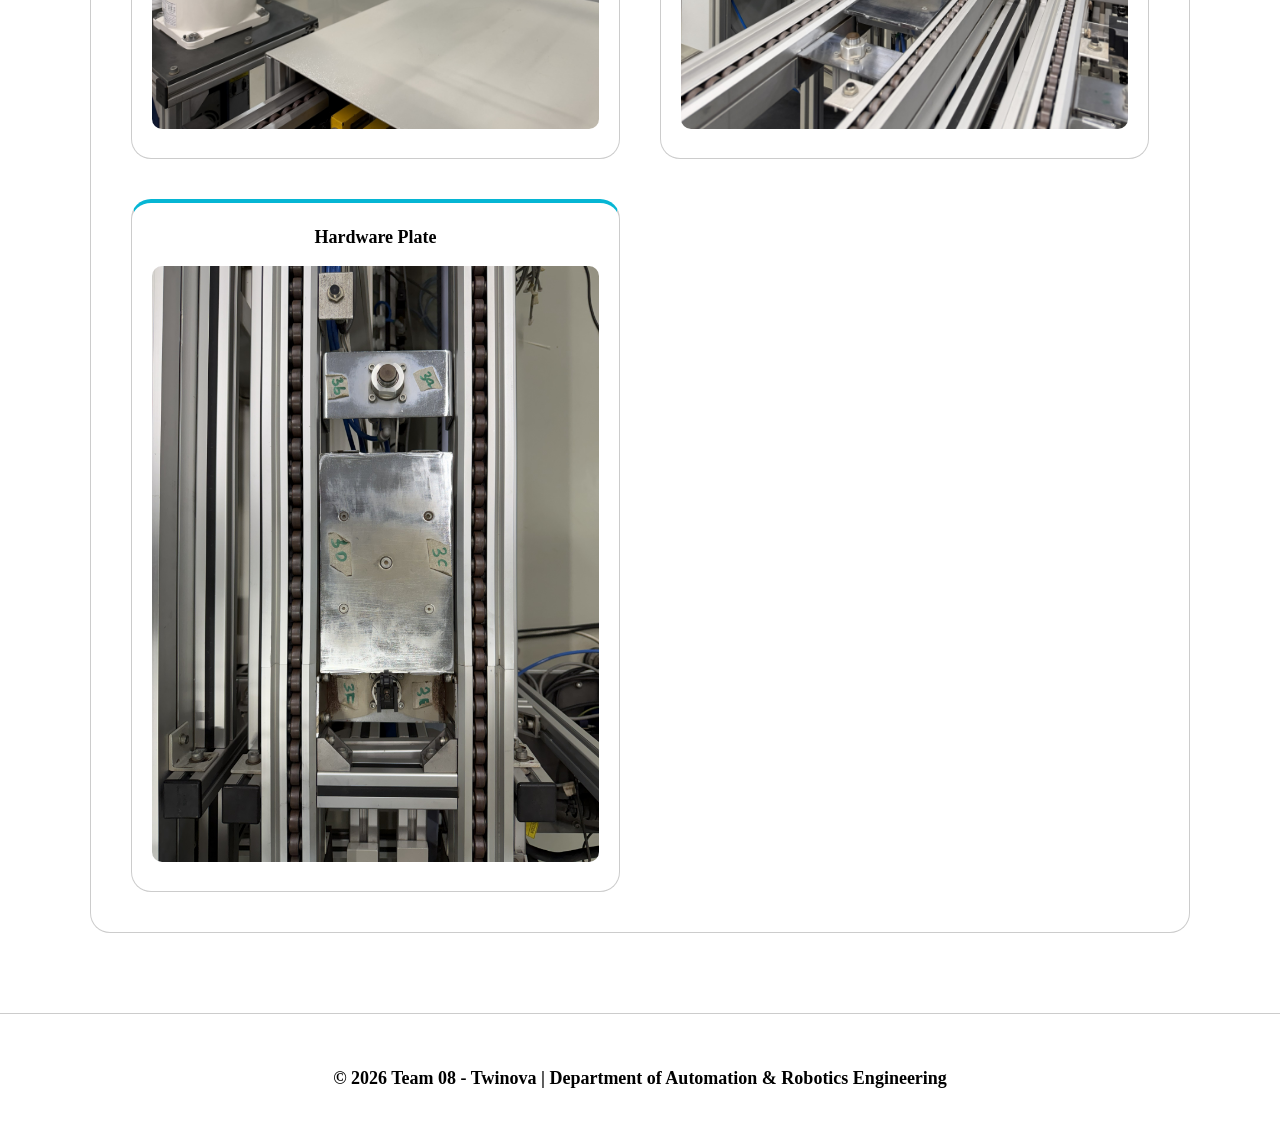
<file: pictures.html>
<!DOCTYPE html>
<html lang="en">
<head>
    <meta charset="UTF-8">
    <meta name="viewport" content="width=device-width, initial-scale=1.0">
    <title>Pictures | Twinova</title>
    <link rel="stylesheet" href="style.css">
    <link rel="stylesheet" href="https://cdnjs.cloudflare.com/ajax/libs/font-awesome/6.4.0/css/all.min.css">
</head>
<body>

    <!-- Navigation -->
    <nav id="navbar" class="nav-scrolled">
        <div class="nav-logo">TEAM 08 | TWINOVA <img src="assets/images/logos/KLE logo.jpeg" alt="KLE Logo"></div>
        <ul class="nav-links">
            <li><a href="index.html">Home</a></li>
            <li><a href="theme.html">Theme</a></li>
            <li><a href="problem.html">Problem Statement</a></li>
            <li><a href="survey.html">Literature Survey</a></li>
            <li class="dropdown">
                <a href="#">Documents <i class="fas fa-chevron-down" style="font-size: 0.7rem;"></i></a>
                <div class="dropdown-content">
                    <a href="review.html">Review Paper</a>
                    <a href="report.html">Project Report</a>
                    <a href="poster.html">Technical Poster</a>
                </div>
            </li>
            <li class="dropdown">
                <a href="#">Detailed Design <i class="fas fa-chevron-down" style="font-size: 0.7rem;"></i></a>
                <div class="dropdown-content">
                    <a href="flowchart.html">Flowchart</a>
                    <a href="circuit.html">Circuit Design</a>
                    <a href="architecture.html">Architecture</a>
                    <a href="pictures.html">Pictures</a>
                    <a href="functional_architecture.html">Functional Architecture</a>
                    <a href="vdi_model.html">VDI Model</a>
                </div>
            </li>
            <li><a href="gantt.html">Gantt Chart</a></li>
        </ul>
    </nav>

    <!-- Content Section -->
    <section class="team-section" style="padding-top: 180px;">
        <div class="section-title" data-aos>Project Pictures</div>
        <div class="glass" style="padding: 40px; max-width: 1100px; margin: 0 auto; color: var(--text-dim);" data-aos>
            
            <div style="margin-bottom: 40px; text-align: center;">
                <p style="line-height: 1.8; font-size: 1.1rem;">
                    A visual overview of our hardware setup and software environments (DELMIA Control Build and Sysmac Studio).
                </p>
            </div>

            <div style="display: grid; grid-template-columns: repeat(auto-fit, minmax(450px, 1fr)); gap: 40px;">
                <!-- Hardware Setup -->
                <div class="glass" style="padding: 20px; border-top: 4px solid var(--primary); text-align: center;">
                    <h4 style="color: var(--text-main); margin-bottom: 15px;">Hardware Full Setup</h4>
                    <img src="hardware full setup image .jpeg" alt="Hardware Full Setup" style="width: 100%; border-radius: 10px; cursor: zoom-in;" onclick="window.open(this.src)">
                </div>
                
                <!-- DELMIA Control Build -->
                <div class="glass" style="padding: 20px; border-top: 4px solid var(--secondary); text-align: center;">
                    <h4 style="color: var(--text-main); margin-bottom: 15px;">DELMIA Control Build</h4>
                    <img src="control build program image.png" alt="Control Build Program" style="width: 100%; border-radius: 10px; cursor: zoom-in;" onclick="window.open(this.src)">
                </div>
                
                <!-- Sysmac Studio -->
                <div class="glass" style="padding: 20px; border-top: 4px solid var(--accent); text-align: center;">
                    <h4 style="color: var(--text-main); margin-bottom: 15px;">Sysmac Studio Program</h4>
                    <img src="sysmac studio program image.png" alt="Sysmac Studio Program" style="width: 100%; border-radius: 10px; cursor: zoom-in;" onclick="window.open(this.src)">
                </div>

                <!-- DELMIA Assembly Front View -->
                <div class="glass" style="padding: 20px; border-top: 4px solid var(--primary); text-align: center;">
                    <h4 style="color: var(--text-main); margin-bottom: 15px;">DELMIA Assembly (Front View)</h4>
                    <img src="Delmia Assembly Image front view.jpg" alt="DELMIA Assembly Front View" style="width: 100%; border-radius: 10px; cursor: zoom-in;" onclick="window.open(this.src)">
                </div>

                <!-- DELMIA Assembly Isometric View -->
                <div class="glass" style="padding: 20px; border-top: 4px solid var(--secondary); text-align: center;">
                    <h4 style="color: var(--text-main); margin-bottom: 15px;">DELMIA Assembly (Isometric View)</h4>
                    <img src="Delmia Assembly Image isometric view.jpg" alt="DELMIA Assembly Isometric View" style="width: 100%; border-radius: 10px; cursor: zoom-in;" onclick="window.open(this.src)">
                </div>

                <!-- DELMIA Teaching Robot -->
                <div class="glass" style="padding: 20px; border-top: 4px solid var(--accent); text-align: center;">
                    <h4 style="color: var(--text-main); margin-bottom: 15px;">Teaching Robot (DELMIA)</h4>
                    <img src="Teaching Robot Delmia Image.jpg" alt="Teaching Robot Delmia Image" style="width: 100%; border-radius: 10px; cursor: zoom-in;" onclick="window.open(this.src)">
                </div>

                <!-- Viper Robot Hardware -->
                <div class="glass" style="padding: 20px; border-top: 4px solid var(--primary); text-align: center;">
                    <h4 style="color: var(--text-main); margin-bottom: 15px;">Viper Robot Hardware</h4>
                    <img src="viper robot hardware image.jpeg" alt="Viper Robot Hardware" style="width: 100%; border-radius: 10px; cursor: zoom-in;" onclick="window.open(this.src)">
                </div>

                <!-- SCARA Robot Hardware -->
                <div class="glass" style="padding: 20px; border-top: 4px solid var(--secondary); text-align: center;">
                    <h4 style="color: var(--text-main); margin-bottom: 15px;">SCARA Robot Hardware</h4>
                    <img src="scara robot harware image.jpeg" alt="SCARA Robot Hardware" style="width: 100%; border-radius: 10px; cursor: zoom-in;" onclick="window.open(this.src)">
                </div>

                <!-- Hardware Plate -->
                <div class="glass" style="padding: 20px; border-top: 4px solid var(--accent); text-align: center;">
                    <h4 style="color: var(--text-main); margin-bottom: 15px;">Hardware Plate</h4>
                    <img src="hardware plate.jpeg" alt="Hardware Plate" style="width: 100%; border-radius: 10px; cursor: zoom-in;" onclick="window.open(this.src)">
                </div>
            </div>

        </div>
    </section>

    <!-- Footer -->
    <footer style="padding: 50px 20px; text-align: center; border-top: 1px solid var(--glass-border);">
        <p>&copy; 2026 Team 08 - Twinova | Department of Automation & Robotics Engineering</p>
    </footer>

    <script src="script.js"></script>
</body>
</html>
</file>
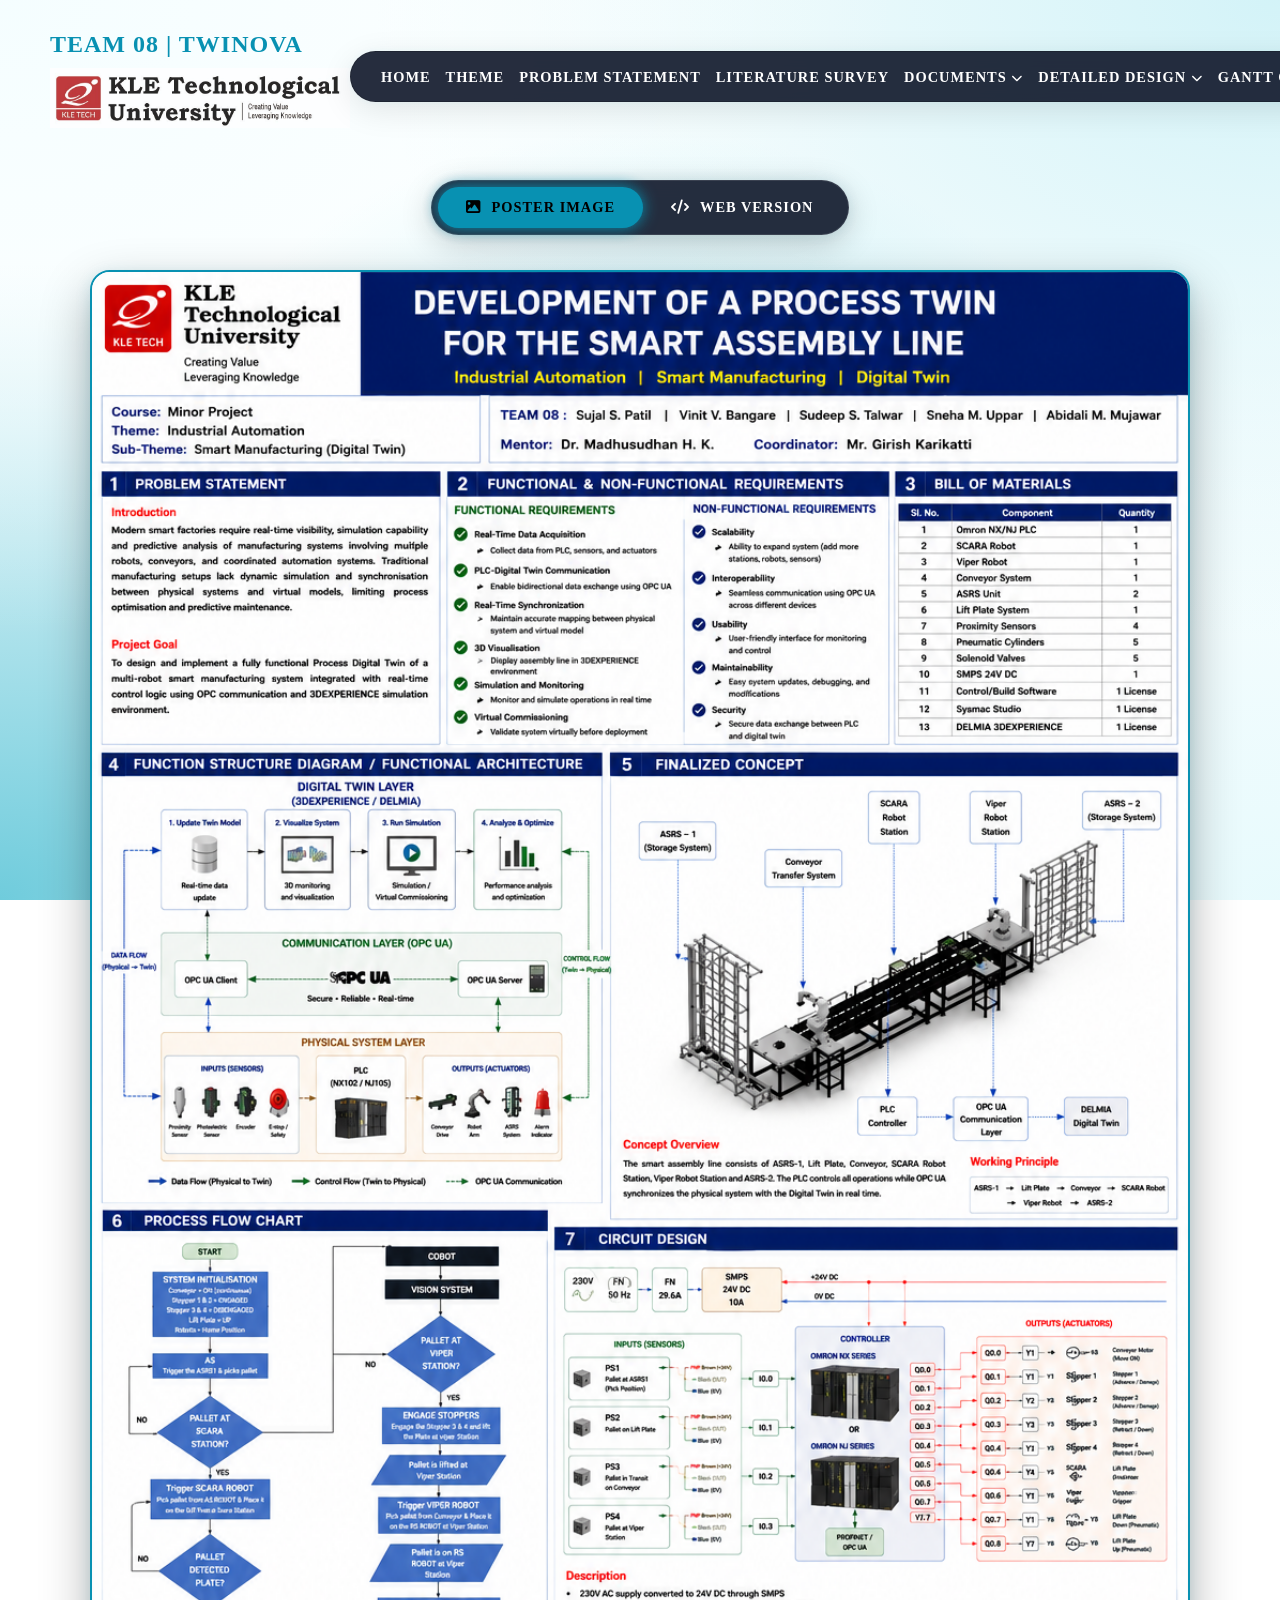
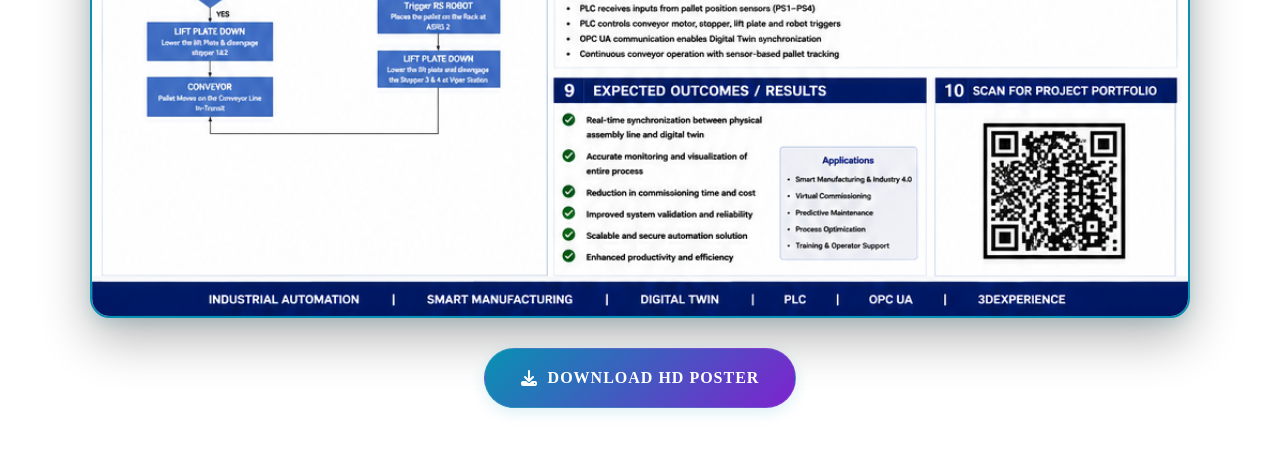
<file: poster.html>
<!DOCTYPE html>
<html lang="en">
<head>
    <meta charset="UTF-8">
    <meta name="viewport" content="width=device-width, initial-scale=1.0">
    <title>Technical Poster | Twinova</title>
    <link rel="stylesheet" href="style.css">
    <link rel="stylesheet" href="https://cdnjs.cloudflare.com/ajax/libs/font-awesome/6.4.0/css/all.min.css">
    <link href="https://fonts.googleapis.com/css2?family=Inter:wght@300;400;600;700;800;900&display=swap" rel="stylesheet">
    <style>
        @page {
            size: A2 portrait;
            margin: 0;
        }

        /* Tabs and View Layout */
        .poster-page-container {
            padding-top: 180px;
            max-width: 1300px;
            margin: 0 auto;
            width: 100%;
            display: flex;
            flex-direction: column;
            align-items: center;
            margin-bottom: 60px;
            padding-left: 20px;
            padding-right: 20px;
        }

        .tab-container {
            display: flex;
            background: rgba(15, 23, 42, 0.9);
            padding: 6px;
            border-radius: 30px;
            margin-bottom: 35px;
            box-shadow: 0 8px 32px rgba(0,0,0,0.2), 0 0 15px rgba(8, 145, 178, 0.1);
            border: 1px solid rgba(255, 255, 255, 0.1);
            backdrop-filter: blur(10px);
        }

        .tab-btn {
            background: none;
            border: none;
            color: #ffffff;
            padding: 12px 28px;
            font-size: 0.9rem;
            font-weight: 700;
            border-radius: 25px;
            cursor: pointer;
            transition: all 0.3s ease;
            text-transform: uppercase;
            letter-spacing: 1px;
            display: flex;
            align-items: center;
            gap: 10px;
        }

        .tab-btn.active {
            background: var(--primary);
            color: #000;
            box-shadow: 0 0 15px var(--primary);
        }

        .tab-btn:hover:not(.active) {
            color: var(--primary);
        }

        .tab-content {
            display: none;
            width: 100%;
            justify-content: center;
        }

        .tab-content.active {
            display: flex;
            flex-direction: column;
            align-items: center;
        }

        .image-view-card {
            max-width: 1100px;
            width: 100%;
            display: flex;
            flex-direction: column;
            align-items: center;
            gap: 30px;
        }

        .poster-img-wrapper {
            width: 100%;
            border-radius: 20px;
            overflow: hidden;
            border: 2px solid var(--primary);
            box-shadow: 0 20px 50px rgba(0,0,0,0.3), var(--neon-shadow);
            background: white;
            transition: transform 0.3s ease, box-shadow 0.3s ease;
            cursor: zoom-in;
        }

        .poster-img-wrapper:hover {
            transform: translateY(-5px);
            box-shadow: 0 25px 60px rgba(8, 145, 178, 0.3);
        }

        .poster-img-wrapper img {
            width: 100%;
            height: auto;
            display: block;
        }

        .download-btn {
            display: inline-flex;
            align-items: center;
            gap: 10px;
            background: linear-gradient(135deg, var(--primary), var(--secondary));
            color: white !important;
            text-decoration: none;
            padding: 16px 36px;
            border-radius: 50px;
            font-weight: 700;
            font-size: 1rem;
            text-transform: uppercase;
            letter-spacing: 1px;
            transition: all 0.3s ease;
            box-shadow: var(--neon-shadow);
            border: 1px solid rgba(255, 255, 255, 0.1);
        }

        .download-btn:hover {
            transform: translateY(-2px);
            box-shadow: 0 10px 25px rgba(8, 145, 178, 0.4);
        }

        .web-poster-wrapper {
            background: #9eaab8;
            padding: 40px 20px;
            border-radius: 20px;
            box-shadow: inset 0 0 30px rgba(0,0,0,0.3);
            width: 100%;
            overflow-x: auto;
            display: flex;
            justify-content: center;
        }

        /* ===================== POSTER SHELL ===================== */
        .poster {
            width: 420mm;
            background: #fff;
            box-shadow: 0 0 60px rgba(0,0,0,0.5);
            display: flex;
            flex-direction: column;
            position: relative;
        }

        /* ===================== HEADER ===================== */
        .poster-header {
            background: linear-gradient(100deg, #001a57 0%, #0047ab 60%, #0066cc 100%);
            color: white;
            padding: 4mm 6mm 3.5mm;
            display: flex;
            align-items: center;
            gap: 3mm;
            border-bottom: 1.2mm solid #FFD700;
        }

        .h-logo-box {
            width: 44mm;
            flex-shrink: 0;
            display: flex;
            flex-direction: column;
            align-items: center;
            gap: 1mm;
        }
        .h-logo-box img {
            width: 100%;
            filter: brightness(0) invert(1);
        }
        .h-logo-tagline {
            font-size: 0.37rem;
            text-align: center;
            opacity: 0.75;
            line-height: 1.4;
            font-style: italic;
        }

        .h-center {
            flex: 1;
            text-align: center;
        }
        .h-center h1 {
            font-size: 1.05rem;
            font-weight: 900;
            text-transform: uppercase;
            letter-spacing: 0.5px;
            line-height: 1.2;
        }
        .h-pills {
            display: flex;
            justify-content: center;
            gap: 2.5mm;
            margin-top: 2.5mm;
        }
        .h-pills span {
            font-size: 0.38rem;
            font-weight: 700;
            border: 0.7px solid rgba(255, 215, 0, 0.7);
            padding: 0.5mm 2.5mm;
            border-radius: 10px;
            letter-spacing: 0.3px;
            color: #FFD700;
        }

        .h-spacer { width: 44mm; flex-shrink: 0; }

        /* ===================== INFO BAR ===================== */
        .info-bar {
            background: #003080;
            color: rgba(255,255,255,0.88);
            padding: 2mm 6mm;
            font-size: 0.39rem;
            display: flex;
            flex-direction: column;
            gap: 0.8mm;
        }
        .info-row {
            display: flex;
            justify-content: space-between;
            align-items: center;
            gap: 4mm;
        }
        .info-bar strong { color: #FFD700; }

        /* ===================== BODY ===================== */
        .poster-body {
            flex: 1;
            padding: 3mm;
            display: grid;
            grid-template-columns: 1fr 1fr 1fr;
            gap: 2.5mm;
            align-content: start;
        }

        /* ===================== SECTION CARD ===================== */
        .sec {
            border: 0.7px solid #b8cce0;
            border-radius: 2mm;
            overflow: hidden;
            display: flex;
            flex-direction: column;
        }
        .sec-head {
            background: linear-gradient(to right, #001a57, #0047ab);
            color: white;
            padding: 1.6mm 3mm;
            font-size: 0.50rem;
            font-weight: 800;
            text-transform: uppercase;
            letter-spacing: 0.35px;
            display: flex;
            align-items: center;
            gap: 2mm;
            flex-shrink: 0;
        }
        .sec-num {
            background: #FFD700;
            color: #001a57;
            min-width: 5mm;
            height: 5mm;
            border-radius: 50%;
            display: flex;
            align-items: center;
            justify-content: center;
            font-size: 0.42rem;
            font-weight: 900;
            flex-shrink: 0;
        }
        .sec-body {
            padding: 2mm 2.5mm;
            font-size: 0.47rem;
            line-height: 1.45;
            color: #1a1a2e;
            flex: 1;
            background: #fafcff;
        }
        .sec-body img {
            width: 100%;
            height: auto;
            display: block;
            border-radius: 1mm;
            cursor: zoom-in;
        }
        .sec-body p { margin-bottom: 1mm; }
        .sec-body ul { padding-left: 3.5mm; margin-bottom: 1mm; }
        .sec-body li { margin-bottom: 0.5mm; }
        .sec-body strong { color: #001a57; }
        .sec-body h5 {
            font-size: 0.47rem;
            font-weight: 800;
            color: #001a57;
            margin: 1.5mm 0 0.7mm;
            text-transform: uppercase;
            border-bottom: 0.5px solid #0047ab;
            padding-bottom: 0.4mm;
            letter-spacing: 0.2px;
        }

        /* Grid helpers */
        .c2 { grid-column: span 2; }
        .c3 { grid-column: span 3; }

        /* ===================== BOM TABLE ===================== */
        .bom-table {
            width: 100%;
            border-collapse: collapse;
            font-size: 0.43rem;
            margin-top: 0.5mm;
        }
        .bom-table thead tr { background: #001a57; color: white; }
        .bom-table th, .bom-table td {
            padding: 0.75mm 1.5mm;
            border: 0.3px solid #c8d8ea;
        }
        .bom-table th { font-weight: 700; text-align: center; font-size: 0.41rem; }
        .bom-table td:first-child, .bom-table td:last-child { text-align: center; }
        .bom-table tr:nth-child(even) td { background: #eef4ff; }

        /* ===================== REQUIREMENTS ===================== */
        .req-2col {
            display: grid;
            grid-template-columns: 1fr 1fr;
            gap: 2mm;
        }
        .req-label {
            font-size: 0.44rem;
            font-weight: 800;
            color: #001a57;
            background: #e8f0fe;
            padding: 0.7mm 2mm;
            border-radius: 1mm;
            margin-bottom: 1mm;
            border-left: 2px solid #0047ab;
        }

        /* ===================== SUBSYSTEMS ===================== */
        .subsys-grid {
            display: grid;
            grid-template-columns: 1fr 1fr 1fr;
            gap: 2mm;
            margin-top: 1.5mm;
        }
        .subsys-box {
            border: 0.7px solid #b0c4de;
            border-radius: 1.5mm;
            overflow: hidden;
        }
        .subsys-head {
            background: #0047ab;
            color: white;
            font-size: 0.41rem;
            font-weight: 700;
            padding: 1mm 1.5mm;
            text-align: center;
        }
        .subsys-body {
            background: #f5f9ff;
            min-height: 20mm;
            display: flex;
            align-items: center;
            justify-content: center;
            font-size: 0.40rem;
            color: #bbb;
            text-align: center;
            padding: 2mm;
            border: 1px dashed #c0d0e0;
            border-top: none;
            font-style: italic;
        }

        /* ===================== FOOTER ===================== */
        .poster-footer {
            background: linear-gradient(to right, #001a57, #0047ab);
            color: rgba(255,255,255,0.78);
            padding: 1.5mm 6mm;
            display: flex;
            justify-content: space-between;
            align-items: center;
            font-size: 0.37rem;
            border-top: 1mm solid #FFD700;
        }
        .footer-tags { display: flex; gap: 4mm; }
        .footer-tags span { font-weight: 800; opacity: 0.92; letter-spacing: 0.2px; }

        /* Print */
        @media print {
            body { background: none; padding: 0; }
            .poster { box-shadow: none; width: 420mm; }
        }
    </style>
</head>
<body>

    <!-- Navigation -->
    <nav id="navbar" class="nav-scrolled">
        <div class="nav-logo">TEAM 08 | TWINOVA <img src="assets/images/logos/KLE logo.jpeg" alt="KLE Logo"></div>
        <ul class="nav-links">
            <li><a href="index.html">Home</a></li>
            <li><a href="theme.html">Theme</a></li>
            <li><a href="problem.html">Problem Statement</a></li>
            <li><a href="survey.html">Literature Survey</a></li>
            <li class="dropdown">
                <a href="#">Documents <i class="fas fa-chevron-down" style="font-size: 0.7rem;"></i></a>
                <div class="dropdown-content">
                    <a href="review.html">Review Paper</a>

                    <a href="report.html">Project Report</a>
                    <a href="poster.html">Technical Poster</a>
                </div>
            </li>
            <li class="dropdown">
                <a href="#">Detailed Design <i class="fas fa-chevron-down" style="font-size: 0.7rem;"></i></a>
                <div class="dropdown-content">
                    <a href="flowchart.html">Flowchart</a>
                    <a href="circuit.html">Circuit Design</a>
                    <a href="architecture.html">Architecture</a>
                    <a href="pictures.html">Pictures</a>
                    <a href="functional_architecture.html">Functional Architecture</a>
                    <a href="vdi_model.html">VDI Model</a>
                </div>
            </li>
            <li><a href="gantt.html">Gantt Chart</a></li>
        </ul>
    </nav>

    <div class="poster-page-container">
        
        <!-- Tab Switcher -->
        <div class="tab-container">
            <button class="tab-btn active" onclick="switchTab('image-view')">
                <i class="fas fa-image"></i> Poster Image
            </button>
            <button class="tab-btn" onclick="switchTab('web-view')">
                <i class="fas fa-code"></i> Web Version
            </button>
        </div>

        <!-- Tab Content 1: Poster Image -->
        <div id="image-view-content" class="tab-content active">
            <div class="image-view-card">
                <div class="poster-img-wrapper" onclick="window.open('assets/images/project/Poster.png')">
                    <img src="assets/images/project/Poster.png" alt="Twinova Technical Poster">
                </div>
                <a href="assets/images/project/Poster.png" download="Twinova_Technical_Poster.png" class="download-btn">
                    <i class="fas fa-download"></i> Download HD Poster
                </a>
            </div>
        </div>

        <!-- Tab Content 2: Web Version -->
        <div id="web-view-content" class="tab-content">
            <div class="web-poster-wrapper">
                <div class="poster">

    <!-- ==================== HEADER ==================== -->
    <div class="poster-header">
        <div class="h-logo-box">
            <img src="assets/images/logos/KLE logo.jpeg" alt="KLE Technological University">
            <div class="h-logo-tagline">KLE Technological University<br>Creating Value &nbsp;·&nbsp; Leveraging Knowledge</div>
        </div>

        <div class="h-center">
            <h1>Development of a Process Twin<br>for the Smart Assembly Line</h1>
            <div class="h-pills">
                <span>Industrial Automation</span>
                <span>Smart Manufacturing</span>
                <span>Digital Twin</span>
            </div>
        </div>

        <div class="h-spacer"></div>
    </div>

    <!-- ==================== INFO BAR ==================== -->
    <div class="info-bar">
        <div class="info-row">
            <span>
                <strong>Course:</strong> Minor Project &nbsp;|&nbsp;
                <strong>Theme:</strong> Industrial Automation &nbsp;|&nbsp;
                <strong>Sub-Theme:</strong> Smart Manufacturing (Digital Twin)
            </span>
            <span style="font-weight:700; opacity:0.7;">
                Dept. of Automation &amp; Robotics Engineering, KLE Technological University
            </span>
        </div>
        <div class="info-row">
            <span>
                <strong>TEAM 08:</strong>&nbsp;
                Sujal S. Patil &nbsp;|&nbsp; Vinit V. Bangare &nbsp;|&nbsp; Sudeep S. Talwar &nbsp;|&nbsp;
                Sneha M. Uppar &nbsp;|&nbsp; Abidali M. Mujawar
            </span>
            <span>
                <strong>Mentor:</strong> Dr. Madhusudhan H. K. &nbsp;&nbsp;&nbsp;
                <strong>Coordinator:</strong> Mr. Girish Karikatti
            </span>
        </div>
    </div>

    <!-- ==================== BODY GRID ==================== -->
    <div class="poster-body">

        <!-- ① PROBLEM STATEMENT + SPECIFICATIONS -->
        <div class="sec">
            <div class="sec-head"><span class="sec-num">1</span> Problem Statement</div>
            <div class="sec-body">
                <h5>Introduction</h5>
                <p>Modern smart factories require real-time visibility, simulation capability and predictive analysis of manufacturing systems involving multiple robots, conveyors and coordinated automation. Traditional manufacturing set-ups lack dynamic simulation and synchronisation between physical and virtual models, limiting process optimisation and predictive maintenance.</p>

                <h5>Project Goal</h5>
                <p>To design and implement a fully functional <strong>Process Digital Twin</strong> of a multi-robot smart manufacturing system integrated with real-time control logic using OPC UA communication and 3DEXPERIENCE simulation environment.</p>

                <h5>Specifications</h5>
                <ul>
                    <li><strong>Hardware:</strong> Omron NX/NJ PLC, SCARA Robot, Viper 650 Robot, Conveyor System, ASRS Units ×2, Lift Plate System, Proximity Sensors ×4, Pneumatic Cylinders ×5, Solenoid Valves ×5, SMPS 24V DC</li>
                    <li><strong>Software:</strong> Sysmac Studio, DELMIA 3DEXPERIENCE, Control/Build Software</li>
                    <li><strong>Communication:</strong> OPC UA Protocol (bi-directional, secure)</li>
                    <li><strong>Response Latency:</strong> &lt; 100 ms (physical ↔ virtual)</li>
                    <li><strong>Power Supply:</strong> 220V AC → SMPS → 24V DC</li>
                </ul>
            </div>
        </div>

        <!-- ② FUNCTIONAL & NON-FUNCTIONAL REQUIREMENTS -->
        <div class="sec">
            <div class="sec-head"><span class="sec-num">2</span> Functional &amp; Non-Functional Requirements</div>
            <div class="sec-body">
                <div class="req-2col">
                    <div>
                        <div class="req-label">Functional Requirements</div>
                        <ul>
                            <li><strong>Real-Time Data Acquisition</strong> — Collect data from PLC, sensors &amp; actuators</li>
                            <li><strong>PLC–Digital Twin Comms</strong> — Bi-directional data exchange via OPC UA</li>
                            <li><strong>Real-Time Synchronisation</strong> — Accurate mapping between physical system &amp; virtual model</li>
                            <li><strong>3D Visualisation</strong> — Display assembly line in 3DEXPERIENCE environment</li>
                            <li><strong>Simulation &amp; Monitoring</strong> — Monitor and simulate operations in real time</li>
                            <li><strong>Virtual Commissioning</strong> — Validate system virtually before physical deployment</li>
                        </ul>
                    </div>
                    <div>
                        <div class="req-label">Non-Functional Requirements</div>
                        <ul>
                            <li><strong>Scalability</strong> — Add more stations, robots &amp; sensors easily</li>
                            <li><strong>Interoperability</strong> — Seamless OPC UA communication across devices</li>
                            <li><strong>Usability</strong> — User-friendly monitoring &amp; control interface</li>
                            <li><strong>Maintainability</strong> — Easy updates, debugging &amp; modifications</li>
                            <li><strong>Security</strong> — Secure data exchange between PLC &amp; digital twin</li>
                        </ul>
                    </div>
                </div>
            </div>
        </div>

        <!-- ③ BILL OF MATERIALS -->
        <div class="sec">
            <div class="sec-head"><span class="sec-num">3</span> Bill of Materials</div>
            <div class="sec-body">
                <table class="bom-table">
                    <thead>
                        <tr><th>S.No</th><th>Component / Part</th><th>Qty</th></tr>
                    </thead>
                    <tbody>
                        <tr><td>1</td><td>Omron NX/NJ PLC Controller</td><td>1</td></tr>
                        <tr><td>2</td><td>SCARA Robot — Pick &amp; Place</td><td>1</td></tr>
                        <tr><td>3</td><td>Viper 650 Robot — Assembly</td><td>1</td></tr>
                        <tr><td>4</td><td>Conveyor Transfer System</td><td>1</td></tr>
                        <tr><td>5</td><td>ASRS Rack Unit (Storage)</td><td>2</td></tr>
                        <tr><td>6</td><td>Lift Plate Mechanism</td><td>1</td></tr>
                        <tr><td>7</td><td>Proximity / Position Sensor</td><td>4</td></tr>
                        <tr><td>8</td><td>Pneumatic Cylinder (Stopper)</td><td>5</td></tr>
                        <tr><td>9</td><td>Solenoid Directional Valve</td><td>5</td></tr>
                        <tr><td>10</td><td>SMPS 24V DC Power Supply</td><td>1</td></tr>
                        <tr><td>11</td><td>Control/Build Software License</td><td>1</td></tr>
                        <tr><td>12</td><td>Sysmac Studio License</td><td>1</td></tr>
                        <tr><td>13</td><td>DELMIA 3DEXPERIENCE License</td><td>1</td></tr>
                    </tbody>
                </table>
            </div>
        </div>

        <!-- ④ FUNCTION STRUCTURE / FUNCTIONAL ARCHITECTURE (spans 2 cols) -->
        <div class="sec c2">
            <div class="sec-head"><span class="sec-num">4</span> Function Structure Diagram / Functional Architecture</div>
            <div class="sec-body">
                <img src="assets/images/project/Matlab Architecture.png" alt="Functional Architecture Diagram" onclick="window.open(this.src)">
                <p style="margin-top:1.5mm; font-size:0.42rem; color:#555; text-align:center; font-style:italic;">
                    Bi-directional OPC UA communication between the Physical System Layer (PLC + sensors/actuators) and the Digital Twin Layer
                    (3DEXPERIENCE/DELMIA), enabling real-time data flow and virtual control-loop feedback.
                </p>
            </div>
        </div>

        <!-- ⑤ FINALIZED CONCEPT (3D Sketch with labelling) -->
        <div class="sec">
            <div class="sec-head"><span class="sec-num">5</span> Finalized Concept</div>
            <div class="sec-body">
                <img src="assets/images/project/Assembly - ISO.jpeg" alt="3D Isometric Assembly Layout" onclick="window.open(this.src)">
                <p style="margin-top:1.5mm; font-size:0.43rem;">
                    <strong>System Layout:</strong>
                </p>
                <p style="font-size:0.42rem; color:#444; line-height:1.5; margin-top:0.5mm;">
                    ASRS-1 &rarr; Lift Plate &rarr; Conveyor &rarr; SCARA Robot Station &rarr; Viper Robot Station &rarr; ASRS-2.
                    The PLC governs all operations; OPC UA synchronises the physical assembly line with the Digital Twin in real time.
                </p>
            </div>
        </div>

        <!-- ⑥ PROCESS FLOW CHART -->
        <div class="sec">
            <div class="sec-head"><span class="sec-num">6</span> Process Flow Chart</div>
            <div class="sec-body" style="padding:1.5mm;">
                <img src="assets/images/project/Flowchart.jpeg" alt="Process Flow Chart" onclick="window.open(this.src)">
            </div>
        </div>

        <!-- ⑦ CIRCUIT DESIGN -->
        <div class="sec">
            <div class="sec-head"><span class="sec-num">7</span> Circuit Design</div>
            <div class="sec-body">
                <img src="assets/images/project/Circuit diagram.png" alt="Circuit Diagram" onclick="window.open(this.src)">
                <p style="margin-top:1.5mm; font-size:0.42rem; color:#444; line-height:1.5;">
                    220V AC supply converted to 24V DC via SMPS. The Omron PLC receives inputs from position sensors (PS1–PS4)
                    and controls the conveyor motor, stoppers, lift plate and robot trigger pins. Continuous OPC UA communication
                    enables sensor-based pallet tracking.
                </p>
            </div>
        </div>

        <!-- ⑧ VIRTUAL PROTOTYPE — DELMIA 3DEXPERIENCE -->
        <div class="sec">
            <div class="sec-head"><span class="sec-num">8</span> Virtual Prototype — DELMIA Design</div>
            <div class="sec-body" style="padding:1.5mm;">
                <img src="assets/images/project/process-twin-main.png" alt="DELMIA Digital Twin Projection" onclick="window.open(this.src)">
                <p style="margin-top:1.5mm; font-size:0.42rem; color:#555; text-align:center; font-style:italic;">
                    Finalized 3DEXPERIENCE / DELMIA digital twin — full smart assembly line isometric projection.
                </p>
            </div>
        </div>

        <!-- ⑨ PHYSICAL PROTOTYPING — SPRINT 1 (full width) -->
        <div class="sec c3">
            <div class="sec-head"><span class="sec-num">9</span> Physical Prototyping — Sprint 1</div>
            <div class="sec-body">
                <div class="subsys-grid">
                    <div class="subsys-box">
                        <div class="subsys-head">Subsystem 1 — Electronics Circuit</div>
                        <div class="subsys-body">[ Electronics wiring / circuit photos ]</div>
                    </div>
                    <div class="subsys-box">
                        <div class="subsys-head">Subsystem 2 — Mechanical System</div>
                        <div class="subsys-body">[ Mechanical assembly / fabrication photos ]</div>
                    </div>
                    <div class="subsys-box">
                        <div class="subsys-head">Subsystem 3 — Control Logic &amp; Output</div>
                        <div class="subsys-body">[ PLC ladder logic / control output images ]</div>
                    </div>
                </div>
            </div>
        </div>

        <!-- ⑩ FINAL PRODUCT (placeholder) -->
        <div class="sec c2">
            <div class="sec-head"><span class="sec-num">10</span> Final Product</div>
            <div class="sec-body"
                style="display:flex; align-items:center; justify-content:center;
                       min-height:18mm; background:#f5f8ff;">
                <p style="color:#ccc; font-size:0.45rem; text-align:center; font-style:italic; line-height:1.6;">
                    [ Final product prototype photos ]<br>
                    <span style="font-size:0.40rem; color:#ddd;">To be added after physical assembly completion</span>
                </p>
            </div>
        </div>

        <!-- QR CODE SECTION -->
        <div class="sec" style="align-items:stretch;">
            <div class="sec-head" style="justify-content:center;">Scan for Project Portfolio</div>
            <div class="sec-body"
                style="display:flex; flex-direction:column; align-items:center;
                       justify-content:center; gap:2mm; padding:3mm; background:#fafcff;">

                <!-- Decorative QR SVG -->
                <svg viewBox="0 0 100 100" style="width:22mm; height:22mm;" xmlns="http://www.w3.org/2000/svg">
                    <rect width="100" height="100" fill="white"/>
                    <!-- TL finder -->
                    <rect x="5" y="5" width="28" height="28" rx="2" fill="none" stroke="#001a57" stroke-width="3.5"/>
                    <rect x="12" y="12" width="14" height="14" rx="1" fill="#001a57"/>
                    <!-- TR finder -->
                    <rect x="67" y="5" width="28" height="28" rx="2" fill="none" stroke="#001a57" stroke-width="3.5"/>
                    <rect x="74" y="12" width="14" height="14" rx="1" fill="#001a57"/>
                    <!-- BL finder -->
                    <rect x="5" y="67" width="28" height="28" rx="2" fill="none" stroke="#001a57" stroke-width="3.5"/>
                    <rect x="12" y="74" width="14" height="14" rx="1" fill="#001a57"/>
                    <!-- data modules row 1 -->
                    <rect x="40" y="5"  w="5" h="5" fill="#001a57"/><rect x="40" y="5"  width="5" height="5" fill="#001a57"/>
                    <rect x="48" y="5"  width="5" height="5" fill="#001a57"/>
                    <rect x="56" y="5"  width="5" height="5" fill="#001a57"/>
                    <rect x="40" y="13" width="5" height="5" fill="#001a57"/>
                    <rect x="56" y="13" width="5" height="5" fill="#001a57"/>
                    <rect x="48" y="21" width="5" height="5" fill="#001a57"/>
                    <rect x="40" y="29" width="5" height="5" fill="#001a57"/>
                    <rect x="56" y="29" width="5" height="5" fill="#001a57"/>
                    <!-- data modules col 1 -->
                    <rect x="5"  y="40" width="5" height="5" fill="#001a57"/>
                    <rect x="13" y="40" width="5" height="5" fill="#001a57"/>
                    <rect x="21" y="40" width="5" height="5" fill="#001a57"/>
                    <rect x="29" y="40" width="5" height="5" fill="#001a57"/>
                    <rect x="5"  y="48" width="5" height="5" fill="#001a57"/>
                    <rect x="29" y="48" width="5" height="5" fill="#001a57"/>
                    <rect x="5"  y="56" width="5" height="5" fill="#001a57"/>
                    <rect x="13" y="56" width="5" height="5" fill="#001a57"/>
                    <rect x="21" y="56" width="5" height="5" fill="#001a57"/>
                    <!-- middle data -->
                    <rect x="40" y="40" width="5" height="5" fill="#001a57"/>
                    <rect x="56" y="40" width="5" height="5" fill="#001a57"/>
                    <rect x="64" y="40" width="5" height="5" fill="#001a57"/>
                    <rect x="72" y="40" width="5" height="5" fill="#001a57"/>
                    <rect x="80" y="40" width="5" height="5" fill="#001a57"/>
                    <rect x="88" y="40" width="5" height="5" fill="#001a57"/>
                    <rect x="48" y="48" width="5" height="5" fill="#001a57"/>
                    <rect x="72" y="48" width="5" height="5" fill="#001a57"/>
                    <rect x="88" y="48" width="5" height="5" fill="#001a57"/>
                    <rect x="40" y="56" width="5" height="5" fill="#001a57"/>
                    <rect x="48" y="56" width="5" height="5" fill="#001a57"/>
                    <rect x="56" y="56" width="5" height="5" fill="#001a57"/>
                    <rect x="64" y="56" width="5" height="5" fill="#001a57"/>
                    <rect x="80" y="56" width="5" height="5" fill="#001a57"/>
                    <!-- bottom data -->
                    <rect x="40" y="64" width="5" height="5" fill="#001a57"/>
                    <rect x="48" y="64" width="5" height="5" fill="#001a57"/>
                    <rect x="64" y="64" width="5" height="5" fill="#001a57"/>
                    <rect x="80" y="64" width="5" height="5" fill="#001a57"/>
                    <rect x="88" y="64" width="5" height="5" fill="#001a57"/>
                    <rect x="40" y="72" width="5" height="5" fill="#001a57"/>
                    <rect x="56" y="72" width="5" height="5" fill="#001a57"/>
                    <rect x="72" y="72" width="5" height="5" fill="#001a57"/>
                    <rect x="40" y="80" width="5" height="5" fill="#001a57"/>
                    <rect x="48" y="80" width="5" height="5" fill="#001a57"/>
                    <rect x="56" y="80" width="5" height="5" fill="#001a57"/>
                    <rect x="64" y="80" width="5" height="5" fill="#001a57"/>
                    <rect x="88" y="80" width="5" height="5" fill="#001a57"/>
                    <rect x="40" y="88" width="5" height="5" fill="#001a57"/>
                    <rect x="64" y="88" width="5" height="5" fill="#001a57"/>
                    <rect x="72" y="88" width="5" height="5" fill="#001a57"/>
                    <rect x="80" y="88" width="5" height="5" fill="#001a57"/>
                </svg>

                <div style="font-size:0.40rem; color:#444; text-align:center; line-height:1.6;">
                    Scan to view the<br>
                    <strong style="color:#001a57; font-size:0.43rem;">Team 08 Project Portfolio</strong>
                </div>
            </div>
        </div>

    </div><!-- /poster-body -->

    <!-- ==================== FOOTER ==================== -->
    <div class="poster-footer">
        <div class="footer-tags">
            <span>INDUSTRIAL AUTOMATION</span>
            <span>SMART MANUFACTURING</span>
            <span>DIGITAL TWIN</span>
            <span>PLC</span>
            <span>OPC UA</span>
            <span>3DEXPERIENCE</span>
        </div>
        <div>KLE Technological University &nbsp;|&nbsp; Dept. of Automation &amp; Robotics Engineering &nbsp;|&nbsp; 2025–26</div>
    </div>

                </div>
            </div>
        </div>
    </div>

    <!-- Script for Navigation Dropdowns and tab switching -->
    <script src="script.js"></script>
    <script>
        function switchTab(tabId) {
            // Hide all tab contents
            document.querySelectorAll('.tab-content').forEach(content => {
                content.classList.remove('active');
            });
            
            // Remove active class from all tab buttons
            document.querySelectorAll('.tab-btn').forEach(btn => {
                btn.classList.remove('active');
            });
            
            // Show selected tab content
            document.getElementById(tabId + '-content').classList.add('active');
            
            // Add active class to clicked button
            event.currentTarget.classList.add('active');
        }
    </script>
</body>
</html>
</file>
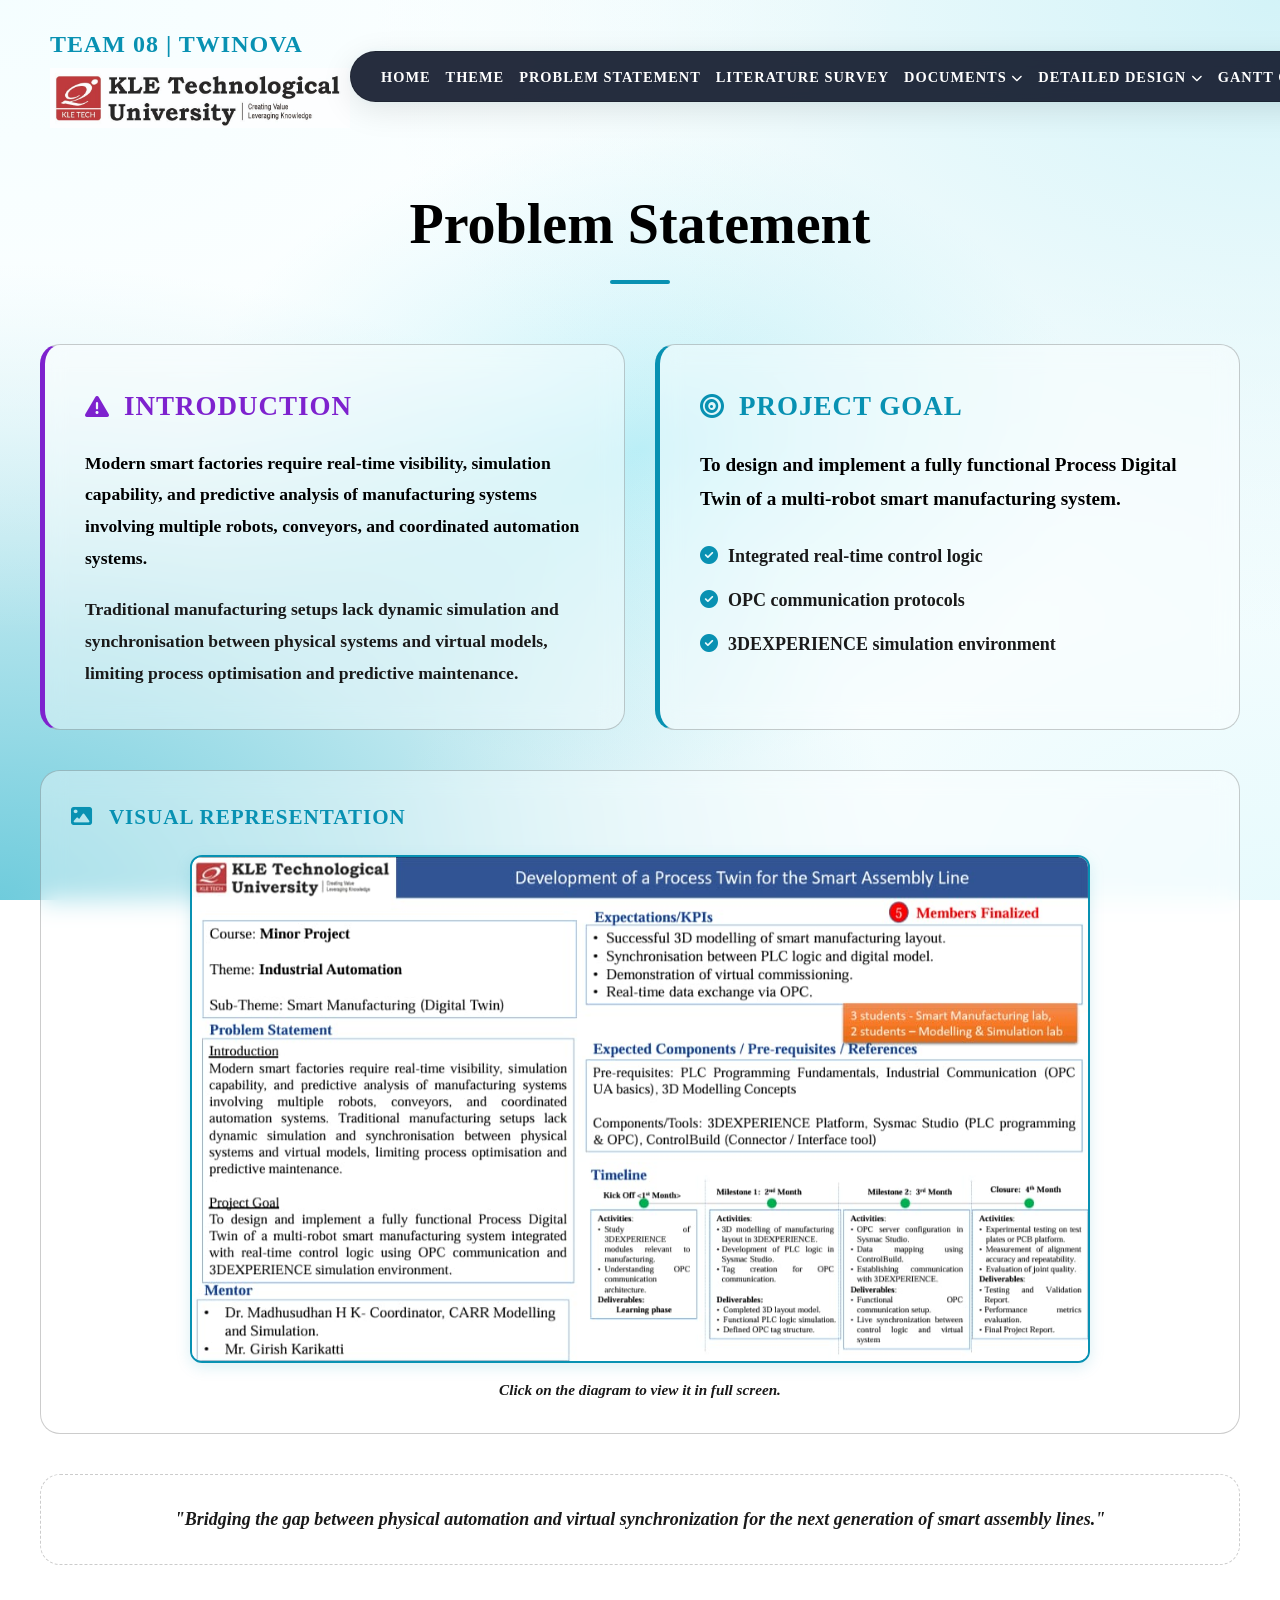
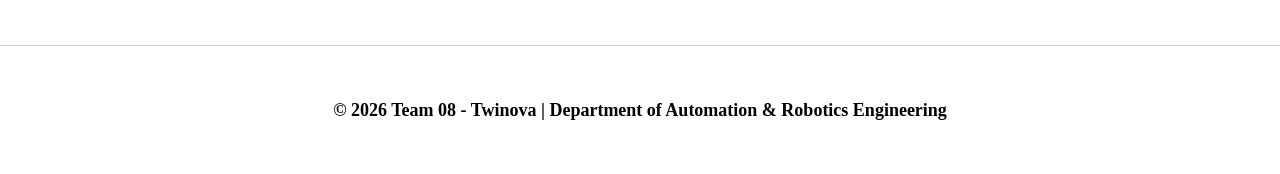
<file: problem.html>
<!DOCTYPE html>
<html lang="en">
<head>
    <meta charset="UTF-8">
    <meta name="viewport" content="width=device-width, initial-scale=1.0">
    <title>Problem Statement | Twinova</title>
    <link rel="stylesheet" href="style.css">
    <link rel="stylesheet" href="https://cdnjs.cloudflare.com/ajax/libs/font-awesome/6.4.0/css/all.min.css">
</head>
<body>

    <!-- Navigation -->
    <nav id="navbar" class="nav-scrolled">
        <div class="nav-logo">TEAM 08 | TWINOVA <img src="assets/images/logos/KLE logo.jpeg" alt="KLE Logo"></div>
        <ul class="nav-links">
            <li><a href="index.html">Home</a></li>
            <li><a href="theme.html">Theme</a></li>
            <li><a href="problem.html">Problem Statement</a></li>
            <li><a href="survey.html">Literature Survey</a></li>
            <li class="dropdown">
                <a href="#">Documents <i class="fas fa-chevron-down" style="font-size: 0.7rem;"></i></a>
                <div class="dropdown-content">
                    <a href="review.html">Review Paper</a>

                    <a href="report.html">Project Report</a>
                    <a href="poster.html">Technical Poster</a>
                </div>
            </li>
            <li class="dropdown">
                <a href="#">Detailed Design <i class="fas fa-chevron-down" style="font-size: 0.7rem;"></i></a>
                <div class="dropdown-content">
                    <a href="flowchart.html">Flowchart</a>
                    <a href="circuit.html">Circuit Design</a>
                    <a href="architecture.html">Architecture</a>
                    <a href="pictures.html">Pictures</a>
                    <a href="functional_architecture.html">Functional Architecture</a>
                    <a href="vdi_model.html">VDI Model</a>
                </div>
            </li>
            <li><a href="gantt.html">Gantt Chart</a></li>
        </ul>
    </nav>

    <!-- Problem Statement Section -->
    <section class="team-section" style="padding-top: 180px; min-height: 80vh;">
        <div class="section-title" data-aos>Problem Statement</div>
        
        <div style="display: grid; grid-template-columns: repeat(auto-fit, minmax(400px, 1fr)); gap: 30px; max-width: 1200px; margin: 0 auto;" data-aos>
            
            <!-- Introduction Card -->
            <div class="glass" style="padding: 40px; border-left: 5px solid var(--secondary);">
                <div style="display: flex; align-items: center; margin-bottom: 20px;">
                    <i class="fas fa-exclamation-triangle" style="font-size: 1.5rem; color: var(--secondary); margin-right: 15px;"></i>
                    <h2 style="color: var(--secondary); text-transform: uppercase; letter-spacing: 1px;">Introduction</h2>
                </div>
                <p style="font-size: 1.1rem; line-height: 1.8; color: var(--text-main);">
                    Modern smart factories require real-time visibility, simulation capability, and predictive analysis of manufacturing systems involving multiple robots, conveyors, and coordinated automation systems.
                </p>
                <p style="font-size: 1.1rem; line-height: 1.8; color: var(--text-dim); margin-top: 20px;">
                    Traditional manufacturing setups lack dynamic simulation and synchronisation between physical systems and virtual models, limiting process optimisation and predictive maintenance.
                </p>
            </div>

            <!-- Project Goal Card -->
            <div class="glass" style="padding: 40px; border-left: 5px solid var(--primary);">
                <div style="display: flex; align-items: center; margin-bottom: 20px;">
                    <i class="fas fa-bullseye" style="font-size: 1.5rem; color: var(--primary); margin-right: 15px;"></i>
                    <h2 style="color: var(--primary); text-transform: uppercase; letter-spacing: 1px;">Project Goal</h2>
                </div>
                <p style="font-size: 1.2rem; line-height: 1.8; color: var(--text-main); font-weight: 600;">
                    To design and implement a fully functional Process Digital Twin of a multi-robot smart manufacturing system.
                </p>
                <ul style="margin-top: 25px; list-style: none; color: var(--text-dim);">
                    <li style="margin-bottom: 15px; display: flex; align-items: center;">
                        <i class="fas fa-check-circle" style="color: var(--primary); margin-right: 10px;"></i>
                        Integrated real-time control logic
                    </li>
                    <li style="margin-bottom: 15px; display: flex; align-items: center;">
                        <i class="fas fa-check-circle" style="color: var(--primary); margin-right: 10px;"></i>
                        OPC communication protocols
                    </li>
                    <li style="margin-bottom: 15px; display: flex; align-items: center;">
                        <i class="fas fa-check-circle" style="color: var(--primary); margin-right: 10px;"></i>
                        3DEXPERIENCE simulation environment
                    </li>
                </ul>
            </div>

        </div>

        <!-- Problem Statement Diagram -->
        <div class="glass" style="max-width: 1200px; margin: 40px auto; padding: 30px; text-align: center; border: 1px solid var(--glass-border);" data-aos>
            <h3 style="color: var(--primary); margin-bottom: 20px; text-transform: uppercase; letter-spacing: 1px; text-align: left;">
                <i class="fas fa-image" style="margin-right: 10px;"></i> Visual Representation
            </h3>
            <div style="border-radius: 12px; overflow: hidden; border: 2px solid var(--primary); box-shadow: var(--neon-shadow); background: #fff; max-width: 900px; margin: 0 auto;">
                <img src="assets/images/project/problem-statement.jpeg" alt="Problem Statement Diagram" style="width: 100%; height: auto; display: block; transition: transform 0.3s ease; cursor: zoom-in;" onclick="window.open(this.src)">
            </div>
            <p style="margin-top: 15px; font-size: 0.95rem; color: var(--text-dim); font-style: italic;">
                Click on the diagram to view it in full screen.
            </p>
        </div>

        <!-- Vision Statement -->
        <div class="glass" style="max-width: 1200px; margin: 40px auto 0; padding: 30px; text-align: center; border: 1px dashed var(--glass-border);" data-aos>
            <p style="font-style: italic; color: var(--text-dim);">
                "Bridging the gap between physical automation and virtual synchronization for the next generation of smart assembly lines."
            </p>
        </div>
    </section>

    <!-- Footer -->
    <footer style="padding: 50px 20px; text-align: center; border-top: 1px solid var(--glass-border);">
        <p>&copy; 2026 Team 08 - Twinova | Department of Automation & Robotics Engineering</p>
    </footer>

    <script src="script.js"></script>
    <script>
        document.addEventListener('DOMContentLoaded', () => {
            const elements = document.querySelectorAll('[data-aos]');
            elements.forEach(el => el.classList.add('appear'));
        });
    </script>
</body>
</html>
</file>
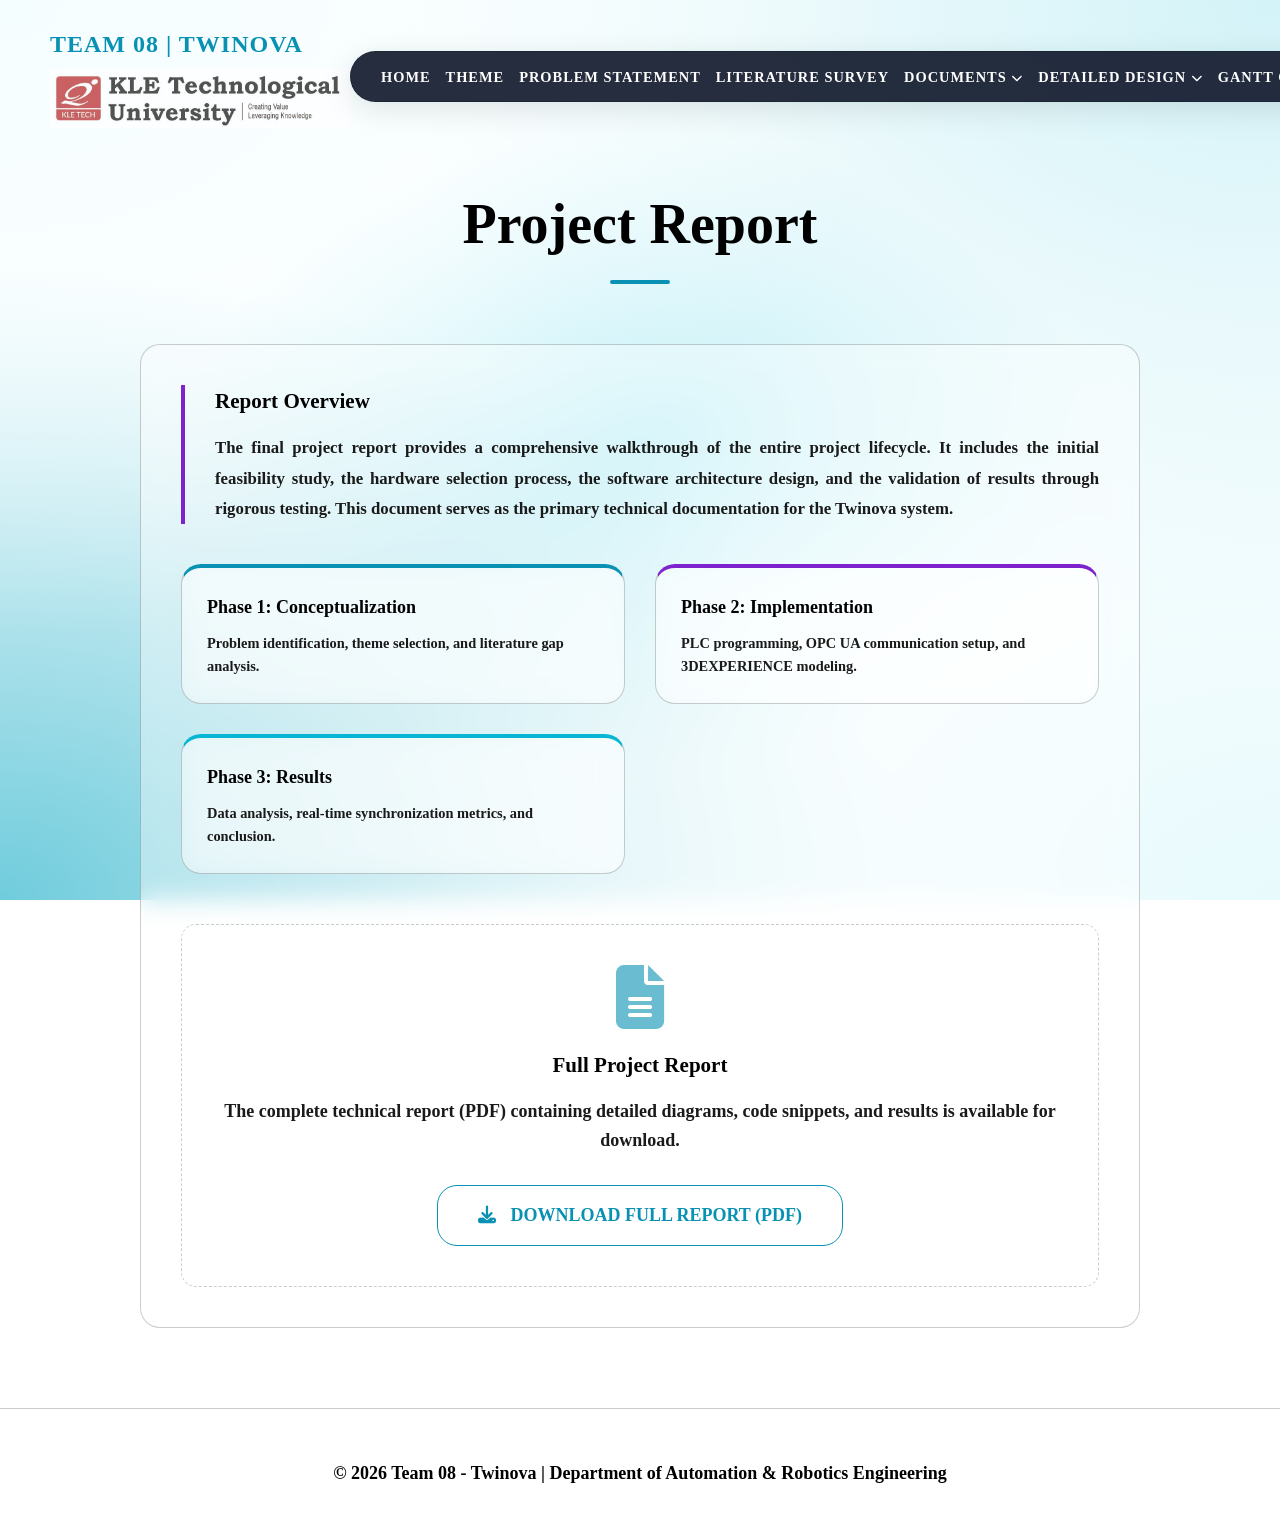
<file: report.html>
<!DOCTYPE html>
<html lang="en">
<head>
    <meta charset="UTF-8">
    <meta name="viewport" content="width=device-width, initial-scale=1.0">
    <title>Project Report | Twinova</title>
    <link rel="stylesheet" href="style.css">
    <link rel="stylesheet" href="https://cdnjs.cloudflare.com/ajax/libs/font-awesome/6.4.0/css/all.min.css">
</head>
<body>

    <!-- Navigation -->
    <nav id="navbar" class="nav-scrolled">
        <div class="nav-logo">TEAM 08 | TWINOVA <img src="assets/images/logos/KLE logo.jpeg" alt="KLE Logo" style="display: block; width: 300px; margin-top: 5px; opacity: 0.8;"></div>
        <ul class="nav-links">
            <li><a href="index.html">Home</a></li>
            <li><a href="theme.html">Theme</a></li>
            <li><a href="problem.html">Problem Statement</a></li>
            <li><a href="survey.html">Literature Survey</a></li>
            <li class="dropdown">
                <a href="#">Documents <i class="fas fa-chevron-down" style="font-size: 0.7rem;"></i></a>
                <div class="dropdown-content">
                    <a href="review.html">Review Paper</a>

                    <a href="report.html">Project Report</a>
                    <a href="poster.html">Technical Poster</a>
                </div>
            </li>
            <li class="dropdown">
                <a href="#">Detailed Design <i class="fas fa-chevron-down" style="font-size: 0.7rem;"></i></a>
                <div class="dropdown-content">
                    <a href="flowchart.html">Flowchart</a>
                    <a href="circuit.html">Circuit Design</a>
                    <a href="architecture.html">Architecture</a>
                    <a href="pictures.html">Pictures</a>
                    <a href="functional_architecture.html">Functional Architecture</a>
                    <a href="vdi_model.html">VDI Model</a>
                </div>
            </li>
            <li><a href="gantt.html">Gantt Chart</a></li>
        </ul>
    </nav>

    <!-- Content Section -->
    <section class="team-section" style="padding-top: 180px;">
        <div class="section-title" data-aos>Project Report</div>
        <div class="glass" style="padding: 40px; max-width: 1000px; margin: 0 auto; color: var(--text-dim);" data-aos>
            
            <div style="margin-bottom: 40px; border-left: 4px solid var(--secondary); padding-left: 30px; text-align: justify;">
                <h3 style="color: var(--text-main); margin-bottom: 15px;">Report Overview</h3>
                <p style="line-height: 1.8; font-size: 1.05rem;">
                    The final project report provides a comprehensive walkthrough of the entire project lifecycle. It includes the 
                    initial feasibility study, the hardware selection process, the software architecture design, and the 
                    validation of results through rigorous testing. This document serves as the primary technical 
                    documentation for the Twinova system.
                </p>
            </div>

            <div style="display: grid; grid-template-columns: repeat(auto-fit, minmax(300px, 1fr)); gap: 30px; margin-top: 40px;">
                <div class="glass" style="padding: 25px; border-top: 4px solid var(--primary);">
                    <h4 style="color: var(--text-main); margin-bottom: 10px;">Phase 1: Conceptualization</h4>
                    <p style="font-size: 0.9rem;">Problem identification, theme selection, and literature gap analysis.</p>
                </div>
                <div class="glass" style="padding: 25px; border-top: 4px solid var(--secondary);">
                    <h4 style="color: var(--text-main); margin-bottom: 10px;">Phase 2: Implementation</h4>
                    <p style="font-size: 0.9rem;">PLC programming, OPC UA communication setup, and 3DEXPERIENCE modeling.</p>
                </div>
                <div class="glass" style="padding: 25px; border-top: 4px solid var(--accent);">
                    <h4 style="color: var(--text-main); margin-bottom: 10px;">Phase 3: Results</h4>
                    <p style="font-size: 0.9rem;">Data analysis, real-time synchronization metrics, and conclusion.</p>
                </div>
            </div>

            <div style="text-align: center; margin-top: 50px; padding: 40px; border: 1px dashed var(--glass-border); border-radius: 15px;">
                <i class="fas fa-file-alt" style="font-size: 4rem; color: var(--primary); margin-bottom: 20px; opacity: 0.6;"></i>
                <h3 style="color: var(--text-main); margin-bottom: 15px;">Full Project Report</h3>
                <p style="margin-bottom: 30px;">The complete technical report (PDF) containing detailed diagrams, code snippets, and results is available for download.</p>
                <a href="Team08_Minor%20Project%20Report.pdf" class="glass" style="display: inline-block; padding: 15px 40px; color: var(--primary); text-decoration: none; font-weight: 700; border: 1px solid var(--primary); transition: all 0.3s; text-transform: uppercase;">
                    <i class="fas fa-download" style="margin-right: 10px;"></i> Download Full Report (PDF)
                </a>
            </div>
        </div>
    </section>

    <!-- Footer -->
    <footer style="padding: 50px 20px; text-align: center; border-top: 1px solid var(--glass-border);">
        <p>&copy; 2026 Team 08 - Twinova | Department of Automation & Robotics Engineering</p>
    </footer>

    <script src="script.js"></script>
</body>
</html>
</file>
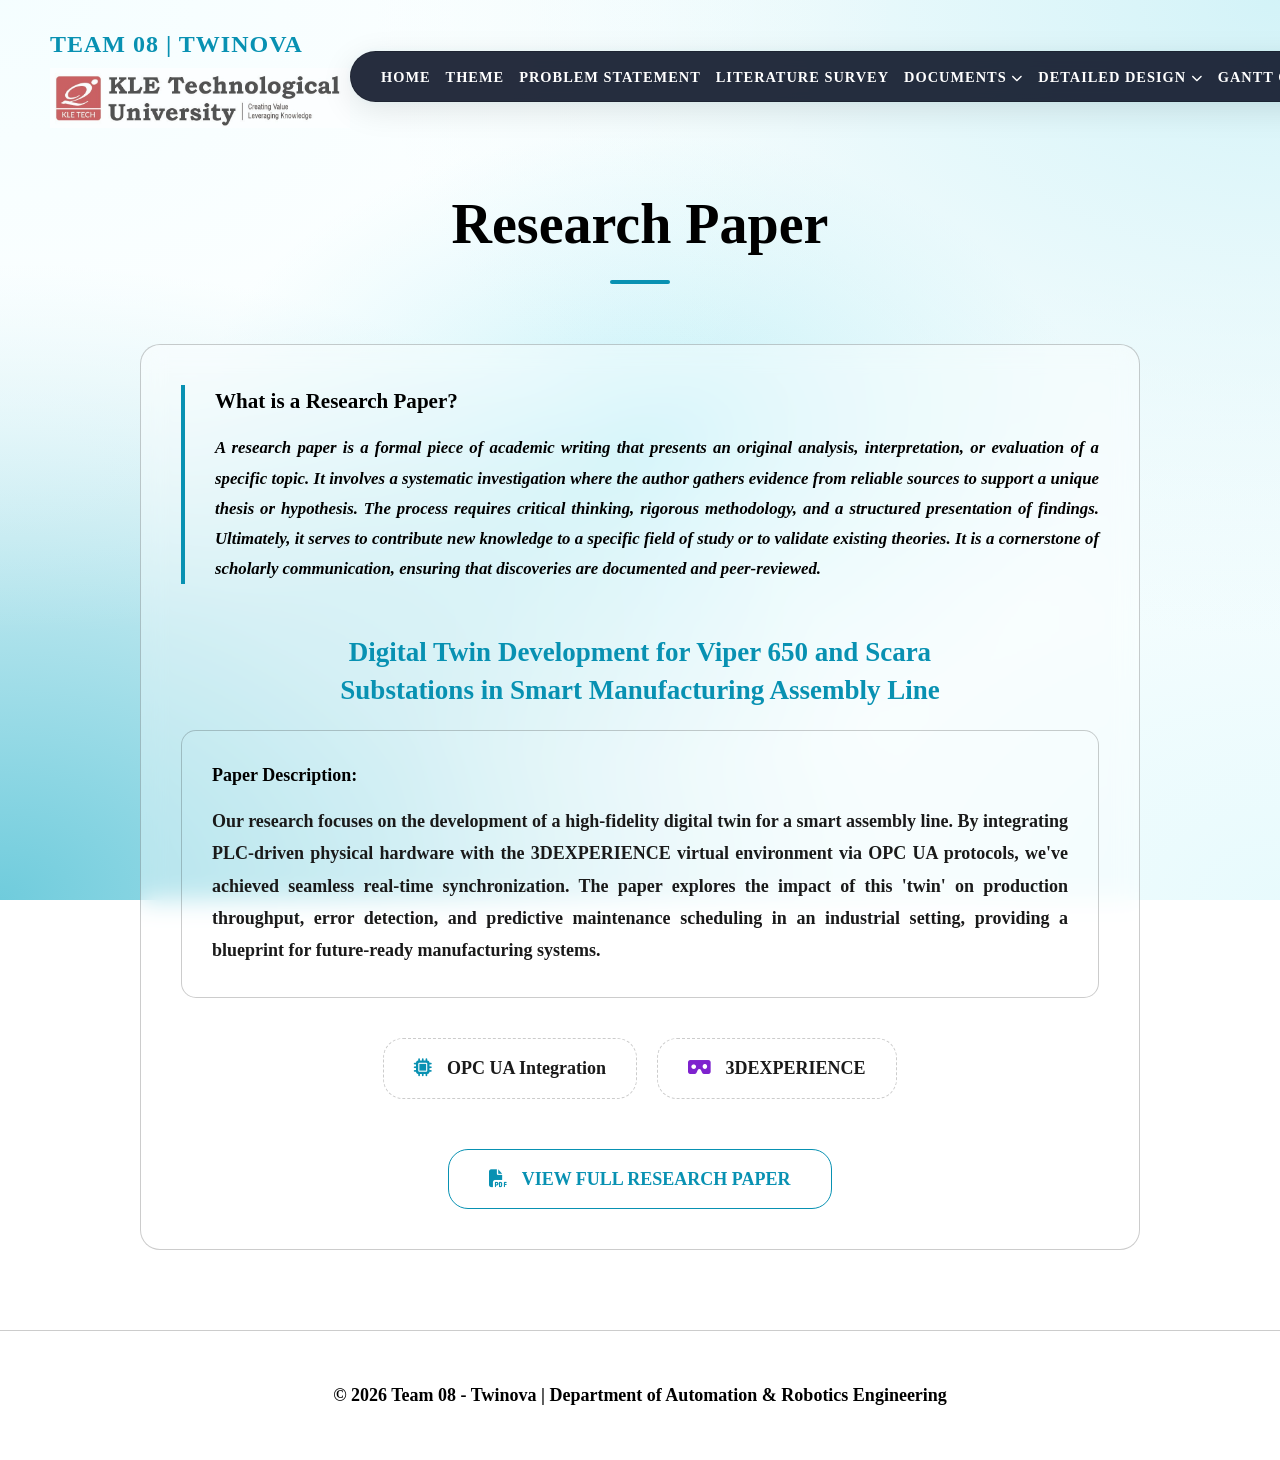
<file: research.html>
<!DOCTYPE html>
<html lang="en">
<head>
    <meta charset="UTF-8">
    <meta name="viewport" content="width=device-width, initial-scale=1.0">
    <title>Research Paper | Twinova</title>
    <link rel="stylesheet" href="style.css">
    <link rel="stylesheet" href="https://cdnjs.cloudflare.com/ajax/libs/font-awesome/6.4.0/css/all.min.css">
</head>
<body>

    <!-- Navigation -->
    <nav id="navbar" class="nav-scrolled">
        <div class="nav-logo">TEAM 08 | TWINOVA <img src="assets/images/logos/KLE logo.jpeg" alt="KLE Logo" style="display: block; width: 300px; margin-top: 5px; opacity: 0.8;"></div>
        <ul class="nav-links">
            <li><a href="index.html">Home</a></li>
            <li><a href="theme.html">Theme</a></li>
            <li><a href="problem.html">Problem Statement</a></li>
            <li><a href="survey.html">Literature Survey</a></li>
            <li class="dropdown">
                <a href="#">Documents <i class="fas fa-chevron-down" style="font-size: 0.7rem;"></i></a>
                <div class="dropdown-content">
                    <a href="review.html">Review Paper</a>

                    <a href="report.html">Project Report</a>
                    <a href="poster.html">Technical Poster</a>
                </div>
            </li>
            <li class="dropdown">
                <a href="#">Detailed Design <i class="fas fa-chevron-down" style="font-size: 0.7rem;"></i></a>
                <div class="dropdown-content">
                    <a href="flowchart.html">Flowchart</a>
                    <a href="circuit.html">Circuit Design</a>
                    <a href="architecture.html">Architecture</a>
                    <a href="pictures.html">Pictures</a>
                    <a href="functional_architecture.html">Functional Architecture</a>
                    <a href="vdi_model.html">VDI Model</a>
                </div>
            </li>
            <li><a href="gantt.html">Gantt Chart</a></li>
        </ul>
    </nav>

    <!-- Content Section -->
    <section class="team-section" style="padding-top: 180px;">
        <div class="section-title" data-aos>Research Paper</div>
        <div class="glass" style="padding: 40px; max-width: 1000px; margin: 0 auto; color: var(--text-dim);" data-aos>
            
            <!-- Definition Section -->
            <div style="margin-bottom: 40px; border-left: 4px solid var(--primary); padding-left: 30px; text-align: justify;">
                <h3 style="color: var(--text-main); margin-bottom: 15px;">What is a Research Paper?</h3>
                <p style="line-height: 1.8; font-style: italic; color: var(--text-main); font-size: 1.05rem;">
                    A research paper is a formal piece of academic writing that presents an original analysis, interpretation, or evaluation of a specific topic. 
                    It involves a systematic investigation where the author gathers evidence from reliable sources to support a unique thesis or hypothesis. 
                    The process requires critical thinking, rigorous methodology, and a structured presentation of findings. 
                    Ultimately, it serves to contribute new knowledge to a specific field of study or to validate existing theories. 
                    It is a cornerstone of scholarly communication, ensuring that discoveries are documented and peer-reviewed.
                </p>
            </div>

            <div style="margin-top: 50px; text-align: center;">
                <h2 style="color: var(--primary); margin-bottom: 20px; line-height: 1.4;">Digital Twin Development for Viper 650 and Scara <br> Substations in Smart Manufacturing Assembly Line</h2>
                
                <div style="background: rgba(255,255,255,0.03); padding: 30px; border-radius: 15px; border: 1px solid var(--glass-border); text-align: justify;">
                    <h4 style="color: var(--text-main); margin-bottom: 15px;">Paper Description:</h4>
                    <p style="line-height: 1.8; color: var(--text-dim);">
                        Our research focuses on the development of a high-fidelity digital twin for a smart assembly line. By integrating 
                        PLC-driven physical hardware with the 3DEXPERIENCE virtual environment via OPC UA protocols, we've achieved 
                        seamless real-time synchronization. The paper explores the impact of this 'twin' on production throughput, 
                        error detection, and predictive maintenance scheduling in an industrial setting, providing a blueprint for 
                        future-ready manufacturing systems.
                    </p>
                </div>
            </div>
            
            <div style="margin-top: 40px; display: flex; justify-content: center; gap: 20px; flex-wrap: wrap;">
                <div class="glass" style="padding: 15px 30px; border: 1px dashed var(--glass-border);">
                    <i class="fas fa-microchip" style="color: var(--primary); margin-right: 10px;"></i> OPC UA Integration
                </div>
                <div class="glass" style="padding: 15px 30px; border: 1px dashed var(--glass-border);">
                    <i class="fas fa-vr-cardboard" style="color: var(--secondary); margin-right: 10px;"></i> 3DEXPERIENCE
                </div>
            </div>

            <div style="text-align: center; margin-top: 50px;">
                <a href="Research_paper.pdf" target="_blank" class="glass" style="display: inline-block; padding: 15px 40px; color: var(--primary); text-decoration: none; font-weight: 700; border: 1px solid var(--primary); transition: all 0.3s; text-transform: uppercase;">
                    <i class="fas fa-file-pdf" style="margin-right: 10px;"></i> View Full Research Paper
                </a>
            </div>
        </div>
    </section>

    <!-- Footer -->
    <footer style="padding: 50px 20px; text-align: center; border-top: 1px solid var(--glass-border);">
        <p>&copy; 2026 Team 08 - Twinova | Department of Automation & Robotics Engineering</p>
    </footer>

    <script src="script.js"></script>
</body>
</html>
</file>
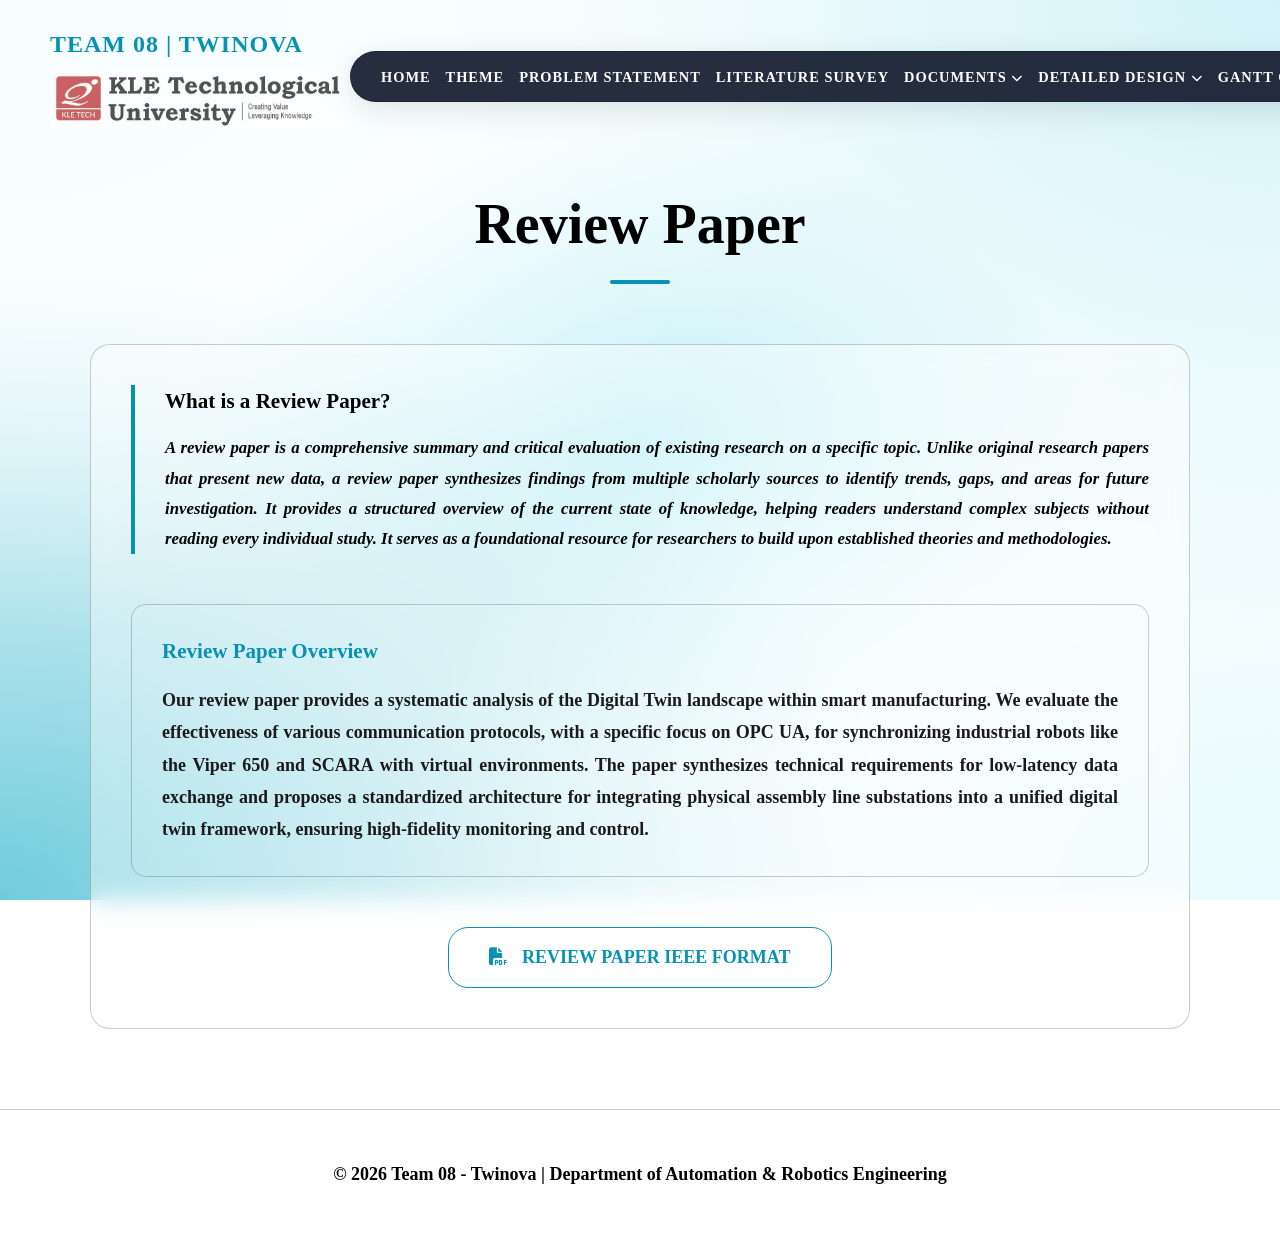
<file: review.html>
<!DOCTYPE html>
<html lang="en">
<head>
    <meta charset="UTF-8">
    <meta name="viewport" content="width=device-width, initial-scale=1.0">
    <title>Twinova | Review Paper</title>
    <link rel="stylesheet" href="style.css">
    <link rel="stylesheet" href="https://cdnjs.cloudflare.com/ajax/libs/font-awesome/6.4.0/css/all.min.css">
    <link href="https://unpkg.com/aos@2.3.1/dist/aos.css" rel="stylesheet">
</head>
<body>

    <!-- Navigation -->
    <nav id="navbar" class="nav-scrolled">
        <div class="nav-logo">TEAM 08 | TWINOVA <img src="assets/images/logos/KLE logo.jpeg" alt="KLE Logo" style="display: block; width: 300px; margin-top: 5px; opacity: 0.8;"></div>
        <ul class="nav-links">
            <li><a href="index.html">Home</a></li>
            <li><a href="theme.html">Theme</a></li>
            <li><a href="problem.html">Problem Statement</a></li>
            <li><a href="survey.html">Literature Survey</a></li>
            <li class="dropdown">
                <a href="#">Documents <i class="fas fa-chevron-down" style="font-size: 0.7rem;"></i></a>
                <div class="dropdown-content">
                    <a href="review.html">Review Paper</a>

                    <a href="report.html">Project Report</a>
                    <a href="poster.html">Technical Poster</a>
                </div>
            </li>
            <li class="dropdown">
                <a href="#">Detailed Design <i class="fas fa-chevron-down" style="font-size: 0.7rem;"></i></a>
                <div class="dropdown-content">
                    <a href="flowchart.html">Flowchart</a>
                    <a href="circuit.html">Circuit Design</a>
                    <a href="architecture.html">Architecture</a>
                    <a href="pictures.html">Pictures</a>
                    <a href="functional_architecture.html">Functional Architecture</a>
                    <a href="vdi_model.html">VDI Model</a>
                </div>
            </li>
            <li><a href="gantt.html">Gantt Chart</a></li>
        </ul>
    </nav>

    <!-- Content Section -->
    <section class="team-section" style="padding-top: 180px;">
        <div class="section-title" data-aos>Review Paper</div>
        <div class="glass" style="padding: 40px; max-width: 1100px; margin: 0 auto; color: var(--text-dim);" data-aos>
            <!-- Definition Section -->
            <div style="margin-bottom: 40px; border-left: 4px solid var(--primary); padding-left: 30px; text-align: justify;">
                <h3 style="color: var(--text-main); margin-bottom: 15px;">What is a Review Paper?</h3>
                <p style="line-height: 1.8; font-style: italic; color: var(--text-main); font-size: 1.05rem;">
                    A review paper is a comprehensive summary and critical evaluation of existing research on a specific topic. 
                    Unlike original research papers that present new data, a review paper synthesizes findings from multiple 
                    scholarly sources to identify trends, gaps, and areas for future investigation. It provides a structured 
                    overview of the current state of knowledge, helping readers understand complex subjects without reading 
                    every individual study. It serves as a foundational resource for researchers to build upon established 
                    theories and methodologies.
                </p>
            </div>

            <!-- Project Description Section -->
            <div style="margin-top: 50px; background: rgba(255,255,255,0.03); padding: 30px; border-radius: 15px; border: 1px solid var(--glass-border); text-align: justify;">
                <h3 style="color: var(--primary); margin-bottom: 15px;">Review Paper Overview</h3>
                <p style="line-height: 1.8; color: var(--text-dim);">
                    Our review paper provides a systematic analysis of the Digital Twin landscape within smart manufacturing. 
                    We evaluate the effectiveness of various communication protocols, with a specific focus on OPC UA, for 
                    synchronizing industrial robots like the Viper 650 and SCARA with virtual environments. The paper 
                    synthesizes technical requirements for low-latency data exchange and proposes a standardized 
                    architecture for integrating physical assembly line substations into a unified digital twin framework, 
                    ensuring high-fidelity monitoring and control.
                </p>
            </div>

            <div style="text-align: center; margin-top: 50px;">
                <a href="Review paper IEEE format.pdf" target="_blank" class="glass" style="display: inline-block; padding: 15px 40px; color: var(--primary); text-decoration: none; font-weight: 700; border: 1px solid var(--primary); transition: all 0.3s; text-transform: uppercase;">
                    <i class="fas fa-file-pdf" style="margin-right: 10px;"></i> Review Paper IEEE format
                </a>
            </div>
        </div>
    </section>

    <!-- Footer -->
    <footer style="padding: 50px 20px; text-align: center; border-top: 1px solid var(--glass-border);">
        <p>&copy; 2026 Team 08 - Twinova | Department of Automation & Robotics Engineering</p>
    </footer>

    <script src="https://unpkg.com/aos@2.3.1/dist/aos.js"></script>
    <script>
        AOS.init({
            duration: 1000,
            once: true,
            offset: 100
        });
    </script>
    <script src="script.js"></script>
</body>
</html>
</file>
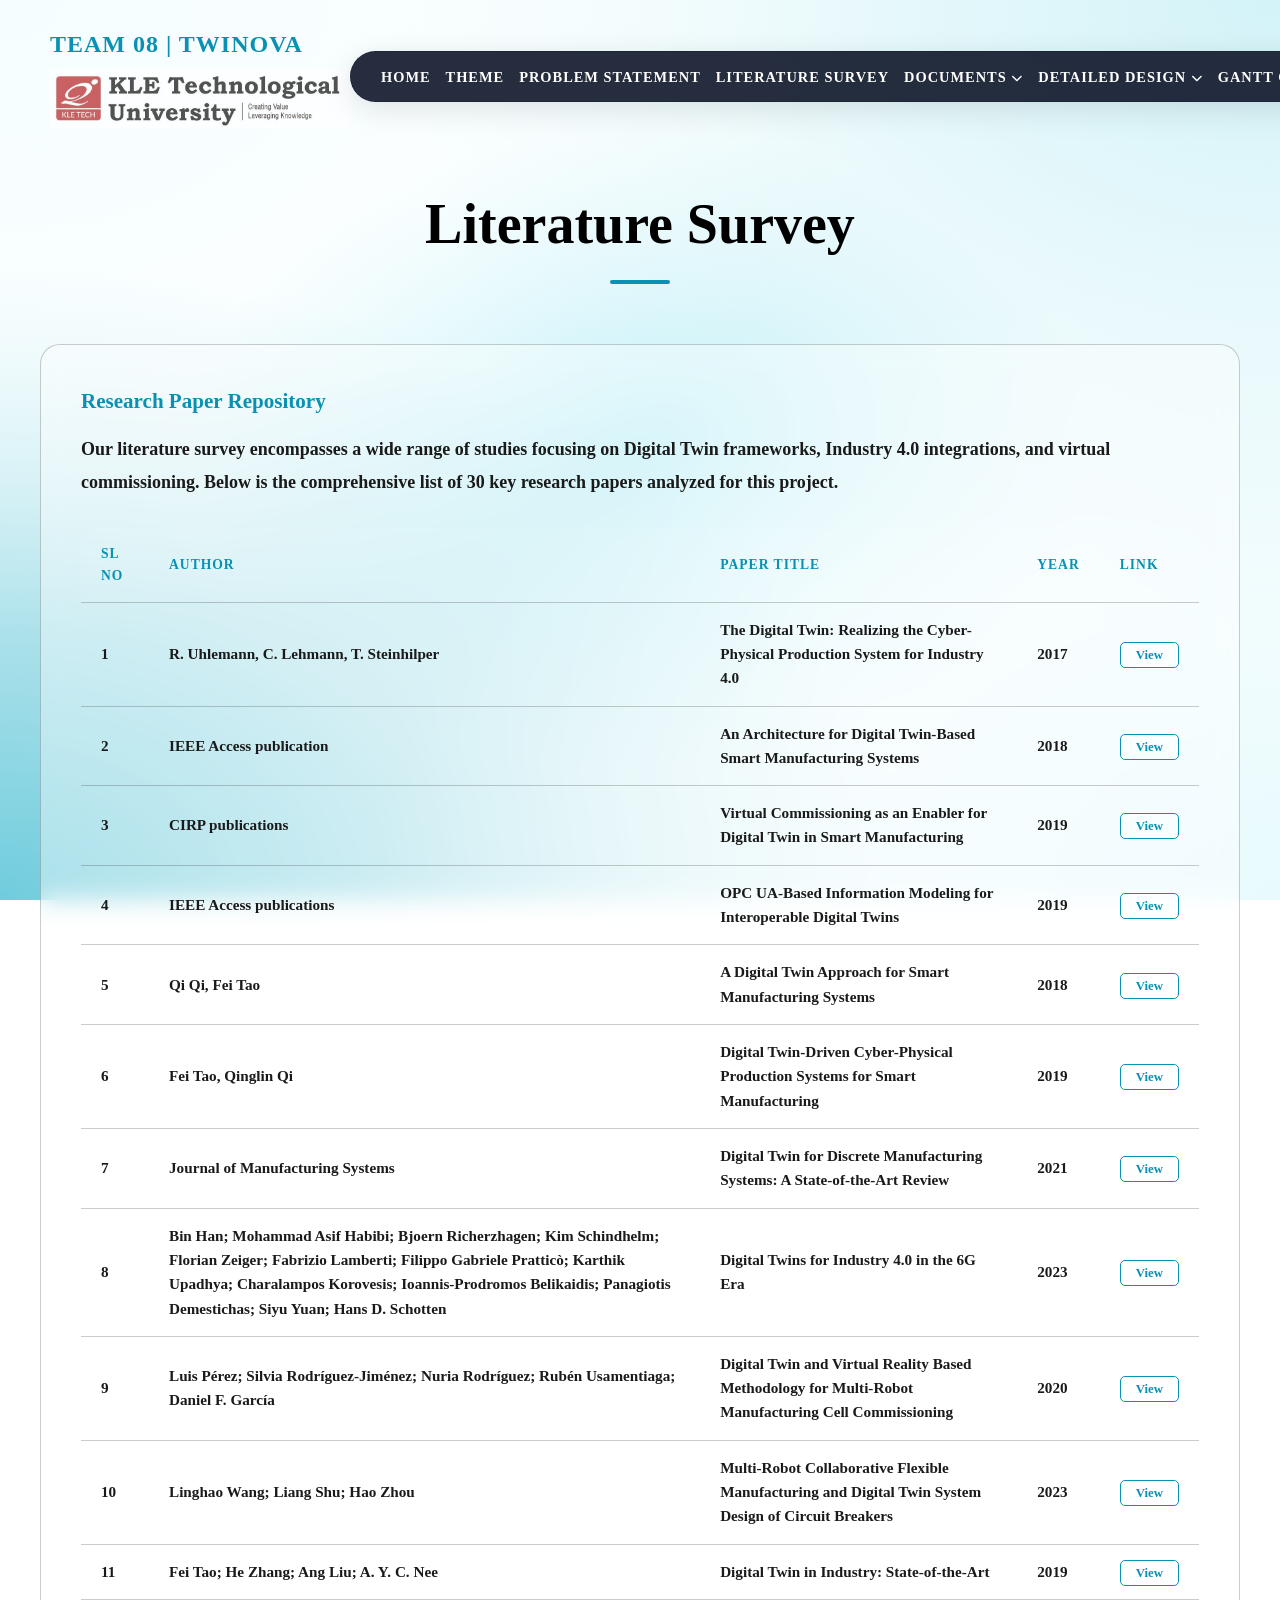
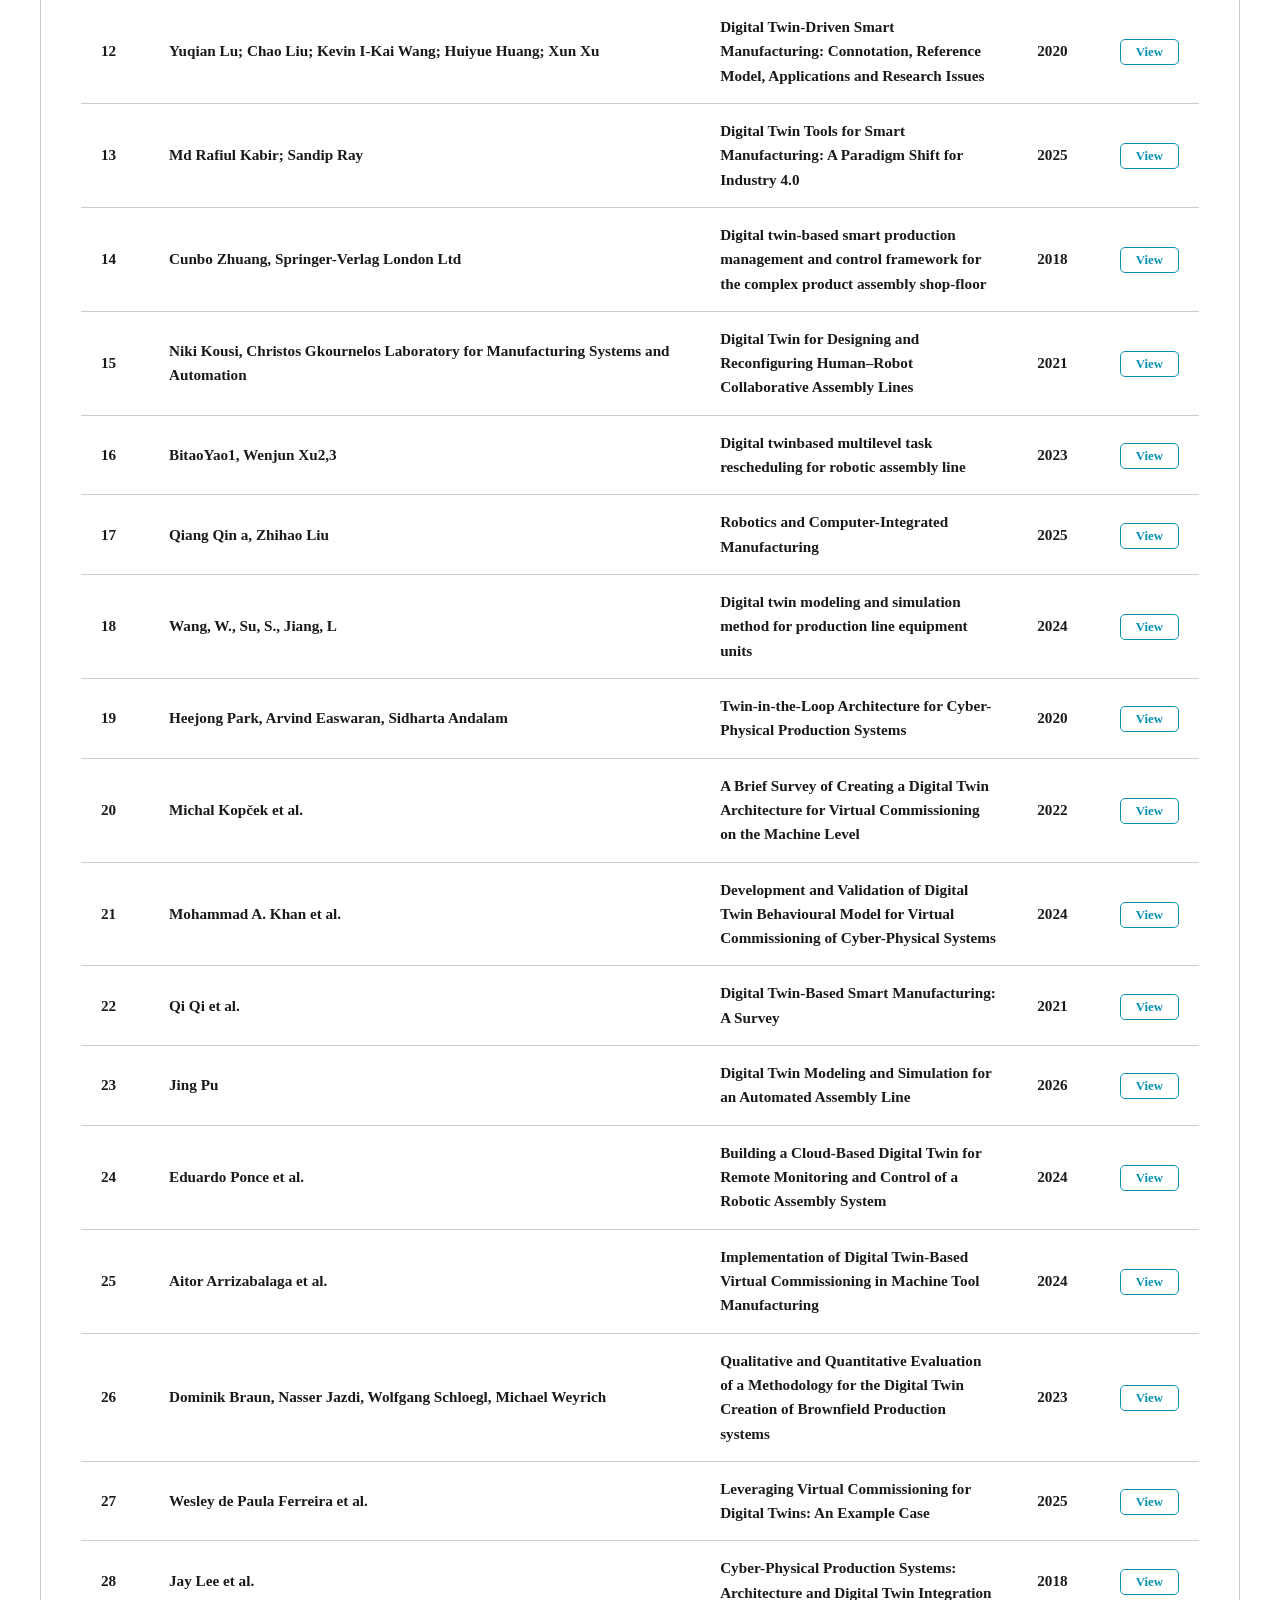
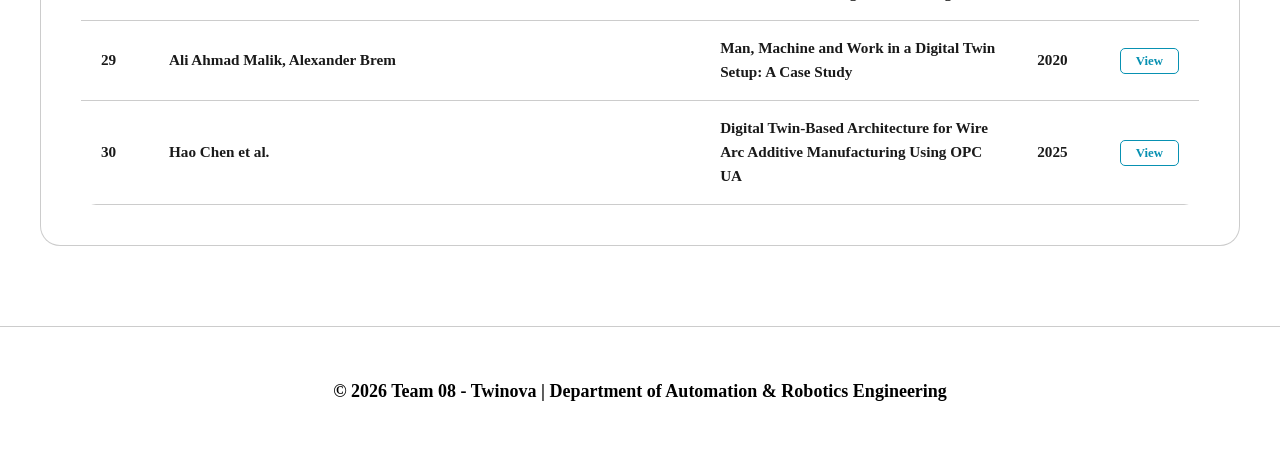
<file: survey.html>
<!DOCTYPE html>
<html lang="en">
<head>
    <meta charset="UTF-8">
    <meta name="viewport" content="width=device-width, initial-scale=1.0">
    <title>Literature Survey | Twinova</title>
    <link rel="stylesheet" href="style.css">
    <link rel="stylesheet" href="https://cdnjs.cloudflare.com/ajax/libs/font-awesome/6.4.0/css/all.min.css">
</head>
<body>

    <!-- Navigation -->
    <nav id="navbar" class="nav-scrolled">
        <div class="nav-logo">TEAM 08 | TWINOVA <img src="assets/images/logos/KLE logo.jpeg" alt="KLE Logo" style="display: block; width: 300px; margin-top: 5px; opacity: 0.8;"></div>
        <ul class="nav-links">
            <li><a href="index.html">Home</a></li>
            <li><a href="theme.html">Theme</a></li>
            <li><a href="problem.html">Problem Statement</a></li>
            <li><a href="survey.html">Literature Survey</a></li>
            <li class="dropdown">
                <a href="#">Documents <i class="fas fa-chevron-down" style="font-size: 0.7rem;"></i></a>
                <div class="dropdown-content">
                    <a href="review.html">Review Paper</a>

                    <a href="report.html">Project Report</a>
                    <a href="poster.html">Technical Poster</a>
                </div>
            </li>
            <li class="dropdown">
                <a href="#">Detailed Design <i class="fas fa-chevron-down" style="font-size: 0.7rem;"></i></a>
                <div class="dropdown-content">
                    <a href="flowchart.html">Flowchart</a>
                    <a href="circuit.html">Circuit Design</a>
                    <a href="architecture.html">Architecture</a>
                    <a href="pictures.html">Pictures</a>
                    <a href="functional_architecture.html">Functional Architecture</a>
                    <a href="vdi_model.html">VDI Model</a>
                </div>
            </li>
            <li><a href="gantt.html">Gantt Chart</a></li>
        </ul>
    </nav>

    <!-- Content Section -->
    <section class="team-section" style="padding-top: 180px;">
        <div class="section-title" data-aos>Literature Survey</div>
        <div class="glass" style="padding: 40px; max-width: 1200px; margin: 0 auto; color: var(--text-dim);" data-aos>
            
            <div style="margin-bottom: 30px;">
                <h3 style="color: var(--primary); margin-bottom: 15px;">Research Paper Repository</h3>
                <p style="line-height: 1.8;">
                    Our literature survey encompasses a wide range of studies focusing on Digital Twin frameworks, Industry 4.0 
                    integrations, and virtual commissioning. Below is the comprehensive list of 30 key research papers analyzed 
                    for this project.
                </p>
            </div>

            <div class="table-container">
                <table class="glass-table">
                    <thead>
                        <tr>
                            <th>Sl no</th>
                            <th>Author</th>
                            <th>Paper Title</th>
                            <th>Year</th>
                            <th>Link</th>
                        </tr>
                    </thead>
                    <tbody>
                        <tr>
                            <td>1</td>
                            <td>R. Uhlemann, C. Lehmann, T. Steinhilper</td>
                            <td>The Digital Twin: Realizing the Cyber-Physical Production System for Industry 4.0</td>
                            <td>2017</td>
                            <td><a href="https://scholar.google.com/scholar?q=The Digital Twin: Realizing the Cyber-Physical Production System for Industry 4.0" target="_blank" class="glass" style="padding: 5px 15px; font-size: 0.8rem; color: var(--primary);">View</a></td>
                        </tr>
                        <tr>
                            <td>2</td>
                            <td>IEEE Access publication</td>
                            <td>An Architecture for Digital Twin-Based Smart Manufacturing Systems</td>
                            <td>2018</td>
                            <td><a href="https://scholar.google.com/scholar?q=An Architecture for Digital Twin-Based Smart Manufacturing Systems" target="_blank" class="glass" style="padding: 5px 15px; font-size: 0.8rem; color: var(--primary);">View</a></td>
                        </tr>
                        <tr>
                            <td>3</td>
                            <td>CIRP publications</td>
                            <td>Virtual Commissioning as an Enabler for Digital Twin in Smart Manufacturing</td>
                            <td>2019</td>
                            <td><a href="https://scholar.google.com/scholar?q=Virtual Commissioning as an Enabler for Digital Twin in Smart Manufacturing" target="_blank" class="glass" style="padding: 5px 15px; font-size: 0.8rem; color: var(--primary);">View</a></td>
                        </tr>
                        <tr>
                            <td>4</td>
                            <td>IEEE Access publications</td>
                            <td>OPC UA-Based Information Modeling for Interoperable Digital Twins</td>
                            <td>2019</td>
                            <td><a href="https://scholar.google.com/scholar?q=OPC UA-Based Information Modeling for Interoperable Digital Twins" target="_blank" class="glass" style="padding: 5px 15px; font-size: 0.8rem; color: var(--primary);">View</a></td>
                        </tr>
                        <tr>
                            <td>5</td>
                            <td>Qi Qi, Fei Tao</td>
                            <td>A Digital Twin Approach for Smart Manufacturing Systems</td>
                            <td>2018</td>
                            <td><a href="https://scholar.google.com/scholar?q=A Digital Twin Approach for Smart Manufacturing Systems" target="_blank" class="glass" style="padding: 5px 15px; font-size: 0.8rem; color: var(--primary);">View</a></td>
                        </tr>
                        <tr>
                            <td>6</td>
                            <td>Fei Tao, Qinglin Qi</td>
                            <td>Digital Twin-Driven Cyber-Physical Production Systems for Smart Manufacturing</td>
                            <td>2019</td>
                            <td><a href="https://scholar.google.com/scholar?q=Digital Twin-Driven Cyber-Physical Production Systems for Smart Manufacturing" target="_blank" class="glass" style="padding: 5px 15px; font-size: 0.8rem; color: var(--primary);">View</a></td>
                        </tr>
                        <tr>
                            <td>7</td>
                            <td>Journal of Manufacturing Systems</td>
                            <td>Digital Twin for Discrete Manufacturing Systems: A State-of-the-Art Review</td>
                            <td>2021</td>
                            <td><a href="https://scholar.google.com/scholar?q=Digital Twin for Discrete Manufacturing Systems: A State-of-the-Art Review" target="_blank" class="glass" style="padding: 5px 15px; font-size: 0.8rem; color: var(--primary);">View</a></td>
                        </tr>
                        <tr>
                            <td>8</td>
                            <td>Bin Han; Mohammad Asif Habibi; Bjoern Richerzhagen; Kim Schindhelm; Florian Zeiger; Fabrizio Lamberti; Filippo Gabriele Prattic&ograve;; Karthik Upadhya; Charalampos Korovesis; Ioannis-Prodromos Belikaidis; Panagiotis Demestichas; Siyu Yuan; Hans D. Schotten</td>
                            <td>Digital Twins for Industry 4.0 in the 6G Era</td>
                            <td>2023</td>
                            <td><a href="https://scholar.google.com/scholar?q=Digital Twins for Industry 4.0 in the 6G Era" target="_blank" class="glass" style="padding: 5px 15px; font-size: 0.8rem; color: var(--primary);">View</a></td>
                        </tr>
                        <tr>
                            <td>9</td>
                            <td>Luis P&eacute;rez; Silvia Rodr&iacute;guez-Jim&eacute;nez; Nuria Rodr&iacute;guez; Rub&eacute;n Usamentiaga; Daniel F. Garc&iacute;a</td>
                            <td>Digital Twin and Virtual Reality Based Methodology for Multi-Robot Manufacturing Cell Commissioning</td>
                            <td>2020</td>
                            <td><a href="https://scholar.google.com/scholar?q=Digital Twin and Virtual Reality Based Methodology for Multi-Robot Manufacturing Cell Commissioning" target="_blank" class="glass" style="padding: 5px 15px; font-size: 0.8rem; color: var(--primary);">View</a></td>
                        </tr>
                        <tr>
                            <td>10</td>
                            <td>Linghao Wang; Liang Shu; Hao Zhou</td>
                            <td>Multi-Robot Collaborative Flexible Manufacturing and Digital Twin System Design of Circuit Breakers</td>
                            <td>2023</td>
                            <td><a href="https://scholar.google.com/scholar?q=Multi-Robot Collaborative Flexible Manufacturing and Digital Twin System Design of Circuit Breakers" target="_blank" class="glass" style="padding: 5px 15px; font-size: 0.8rem; color: var(--primary);">View</a></td>
                        </tr>
                        <tr>
                            <td>11</td>
                            <td>Fei Tao; He Zhang; Ang Liu; A. Y. C. Nee</td>
                            <td>Digital Twin in Industry: State-of-the-Art</td>
                            <td>2019</td>
                            <td><a href="https://scholar.google.com/scholar?q=Digital Twin in Industry: State-of-the-Art" target="_blank" class="glass" style="padding: 5px 15px; font-size: 0.8rem; color: var(--primary);">View</a></td>
                        </tr>
                        <tr>
                            <td>12</td>
                            <td>Yuqian Lu; Chao Liu; Kevin I-Kai Wang; Huiyue Huang; Xun Xu</td>
                            <td>Digital Twin-Driven Smart Manufacturing: Connotation, Reference Model, Applications and Research Issues</td>
                            <td>2020</td>
                            <td><a href="https://scholar.google.com/scholar?q=Digital Twin-Driven Smart Manufacturing: Connotation, Reference Model, Applications and Research Issues" target="_blank" class="glass" style="padding: 5px 15px; font-size: 0.8rem; color: var(--primary);">View</a></td>
                        </tr>
                        <tr>
                            <td>13</td>
                            <td>Md Rafiul Kabir; Sandip Ray</td>
                            <td>Digital Twin Tools for Smart Manufacturing: A Paradigm Shift for Industry 4.0</td>
                            <td>2025</td>
                            <td><a href="https://scholar.google.com/scholar?q=Digital Twin Tools for Smart Manufacturing: A Paradigm Shift for Industry 4.0" target="_blank" class="glass" style="padding: 5px 15px; font-size: 0.8rem; color: var(--primary);">View</a></td>
                        </tr>
                        <tr>
                            <td>14</td>
                            <td>Cunbo Zhuang, Springer-Verlag London Ltd</td>
                            <td>Digital twin-based smart production management and control framework for the complex product assembly shop-floor</td>
                            <td>2018</td>
                            <td><a href="https://scholar.google.com/scholar?q=Digital twin-based smart production management and control framework for the complex product assembly shop-floor" target="_blank" class="glass" style="padding: 5px 15px; font-size: 0.8rem; color: var(--primary);">View</a></td>
                        </tr>
                        <tr>
                            <td>15</td>
                            <td>Niki Kousi, Christos Gkournelos Laboratory for Manufacturing Systems and Automation</td>
                            <td>Digital Twin for Designing and Reconfiguring Human&ndash;Robot Collaborative Assembly Lines</td>
                            <td>2021</td>
                            <td><a href="https://scholar.google.com/scholar?q=Digital Twin for Designing and Reconfiguring Human–Robot Collaborative Assembly Lines" target="_blank" class="glass" style="padding: 5px 15px; font-size: 0.8rem; color: var(--primary);">View</a></td>
                        </tr>
                        <tr>
                            <td>16</td>
                            <td>BitaoYao1,  Wenjun Xu2,3</td>
                            <td>Digital twin&lrm;based multi&lrm;level task rescheduling for robotic assembly line</td>
                            <td>2023</td>
                            <td><a href="https://scholar.google.com/scholar?q=Digital twin‑based multi‑level task rescheduling for robotic assembly line" target="_blank" class="glass" style="padding: 5px 15px; font-size: 0.8rem; color: var(--primary);">View</a></td>
                        </tr>
                        <tr>
                            <td>17</td>
                            <td>Qiang Qin a,  Zhihao Liu</td>
                            <td>Robotics and Computer-Integrated Manufacturing</td>
                            <td>2025</td>
                            <td><a href="https://scholar.google.com/scholar?q=Robotics and Computer-Integrated Manufacturing" target="_blank" class="glass" style="padding: 5px 15px; font-size: 0.8rem; color: var(--primary);">View</a></td>
                        </tr>
                        <tr>
                            <td>18</td>
                            <td>Wang, W., Su, S., Jiang, L</td>
                            <td>Digital twin modeling and simulation method for production line equipment units</td>
                            <td>2024</td>
                            <td><a href="https://scholar.google.com/scholar?q=Digital twin modeling and simulation method for production line equipment units" target="_blank" class="glass" style="padding: 5px 15px; font-size: 0.8rem; color: var(--primary);">View</a></td>
                        </tr>
                        <tr>
                            <td>19</td>
                            <td>Heejong Park, Arvind Easwaran, Sidharta Andalam</td>
                            <td>Twin-in-the-Loop Architecture for Cyber-Physical Production Systems</td>
                            <td>2020</td>
                            <td><a href="https://scholar.google.com/scholar?q=Twin-in-the-Loop Architecture for Cyber-Physical Production Systems" target="_blank" class="glass" style="padding: 5px 15px; font-size: 0.8rem; color: var(--primary);">View</a></td>
                        </tr>
                        <tr>
                            <td>20</td>
                            <td>Michal Kopček et al.</td>
                            <td>A Brief Survey of Creating a Digital Twin Architecture for Virtual Commissioning on the Machine Level</td>
                            <td>2022</td>
                            <td><a href="https://scholar.google.com/scholar?q=A Brief Survey of Creating a Digital Twin Architecture for Virtual Commissioning on the Machine Level" target="_blank" class="glass" style="padding: 5px 15px; font-size: 0.8rem; color: var(--primary);">View</a></td>
                        </tr>
                        <tr>
                            <td>21</td>
                            <td>Mohammad A. Khan et al.</td>
                            <td>Development and Validation of Digital Twin Behavioural Model for Virtual Commissioning of Cyber-Physical Systems</td>
                            <td>2024</td>
                            <td><a href="https://scholar.google.com/scholar?q=Development and Validation of Digital Twin Behavioural Model for Virtual Commissioning of Cyber-Physical Systems" target="_blank" class="glass" style="padding: 5px 15px; font-size: 0.8rem; color: var(--primary);">View</a></td>
                        </tr>
                        <tr>
                            <td>22</td>
                            <td>Qi Qi et al.</td>
                            <td>Digital Twin-Based Smart Manufacturing: A Survey</td>
                            <td>2021</td>
                            <td><a href="https://scholar.google.com/scholar?q=Digital Twin-Based Smart Manufacturing: A Survey" target="_blank" class="glass" style="padding: 5px 15px; font-size: 0.8rem; color: var(--primary);">View</a></td>
                        </tr>
                        <tr>
                            <td>23</td>
                            <td>Jing Pu</td>
                            <td>Digital Twin Modeling and Simulation for an Automated Assembly Line</td>
                            <td>2026</td>
                            <td><a href="https://scholar.google.com/scholar?q=Digital Twin Modeling and Simulation for an Automated Assembly Line" target="_blank" class="glass" style="padding: 5px 15px; font-size: 0.8rem; color: var(--primary);">View</a></td>
                        </tr>
                        <tr>
                            <td>24</td>
                            <td>Eduardo Ponce et al.</td>
                            <td>Building a Cloud-Based Digital Twin for Remote Monitoring and Control of a Robotic Assembly System</td>
                            <td>2024</td>
                            <td><a href="https://scholar.google.com/scholar?q=Building a Cloud-Based Digital Twin for Remote Monitoring and Control of a Robotic Assembly System" target="_blank" class="glass" style="padding: 5px 15px; font-size: 0.8rem; color: var(--primary);">View</a></td>
                        </tr>
                        <tr>
                            <td>25</td>
                            <td>Aitor Arrizabalaga et al.</td>
                            <td>Implementation of Digital Twin-Based Virtual Commissioning in Machine Tool Manufacturing</td>
                            <td>2024</td>
                            <td><a href="https://scholar.google.com/scholar?q=Implementation of Digital Twin-Based Virtual Commissioning in Machine Tool Manufacturing" target="_blank" class="glass" style="padding: 5px 15px; font-size: 0.8rem; color: var(--primary);">View</a></td>
                        </tr>
                        <tr>
                            <td>26</td>
                            <td>Dominik Braun, Nasser Jazdi, Wolfgang Schloegl, Michael Weyrich</td>
                            <td>Qualitative and Quantitative Evaluation of a Methodology for the Digital Twin Creation of Brownfield Production systems</td>
                            <td>2023</td>
                            <td><a href="https://scholar.google.com/scholar?q=Qualitative and Quantitative Evaluation of a Methodology for the Digital Twin Creation of Brownfield Production systems" target="_blank" class="glass" style="padding: 5px 15px; font-size: 0.8rem; color: var(--primary);">View</a></td>
                        </tr>
                        <tr>
                            <td>27</td>
                            <td>Wesley de Paula Ferreira et al.</td>
                            <td>Leveraging Virtual Commissioning for Digital Twins: An Example Case</td>
                            <td>2025</td>
                            <td><a href="https://scholar.google.com/scholar?q=Leveraging Virtual Commissioning for Digital Twins: An Example Case" target="_blank" class="glass" style="padding: 5px 15px; font-size: 0.8rem; color: var(--primary);">View</a></td>
                        </tr>
                        <tr>
                            <td>28</td>
                            <td>Jay Lee et al.</td>
                            <td>Cyber-Physical Production Systems: Architecture and Digital Twin Integration</td>
                            <td>2018</td>
                            <td><a href="https://scholar.google.com/scholar?q=Cyber-Physical Production Systems: Architecture and Digital Twin Integration" target="_blank" class="glass" style="padding: 5px 15px; font-size: 0.8rem; color: var(--primary);">View</a></td>
                        </tr>
                        <tr>
                            <td>29</td>
                            <td>Ali Ahmad Malik, Alexander Brem</td>
                            <td>Man, Machine and Work in a Digital Twin Setup: A Case Study</td>
                            <td>2020</td>
                            <td><a href="https://scholar.google.com/scholar?q=Man, Machine and Work in a Digital Twin Setup: A Case Study" target="_blank" class="glass" style="padding: 5px 15px; font-size: 0.8rem; color: var(--primary);">View</a></td>
                        </tr>
                        <tr>
                            <td>30</td>
                            <td>Hao Chen et al.</td>
                            <td>Digital Twin-Based Architecture for Wire Arc Additive Manufacturing Using OPC UA</td>
                            <td>2025</td>
                            <td><a href="https://scholar.google.com/scholar?q=Digital Twin-Based Architecture for Wire Arc Additive Manufacturing Using OPC UA" target="_blank" class="glass" style="padding: 5px 15px; font-size: 0.8rem; color: var(--primary);">View</a></td>
                        </tr>
                    </tbody>
                </table>
            </div>
        </div>
    </section>

    <!-- Footer -->
    <footer style="padding: 50px 20px; text-align: center; border-top: 1px solid var(--glass-border);">
        <p>&copy; 2026 Team 08 - Twinova | Department of Automation & Robotics Engineering</p>
    </footer>

    <script src="script.js"></script>
</body>
</html>
</file>
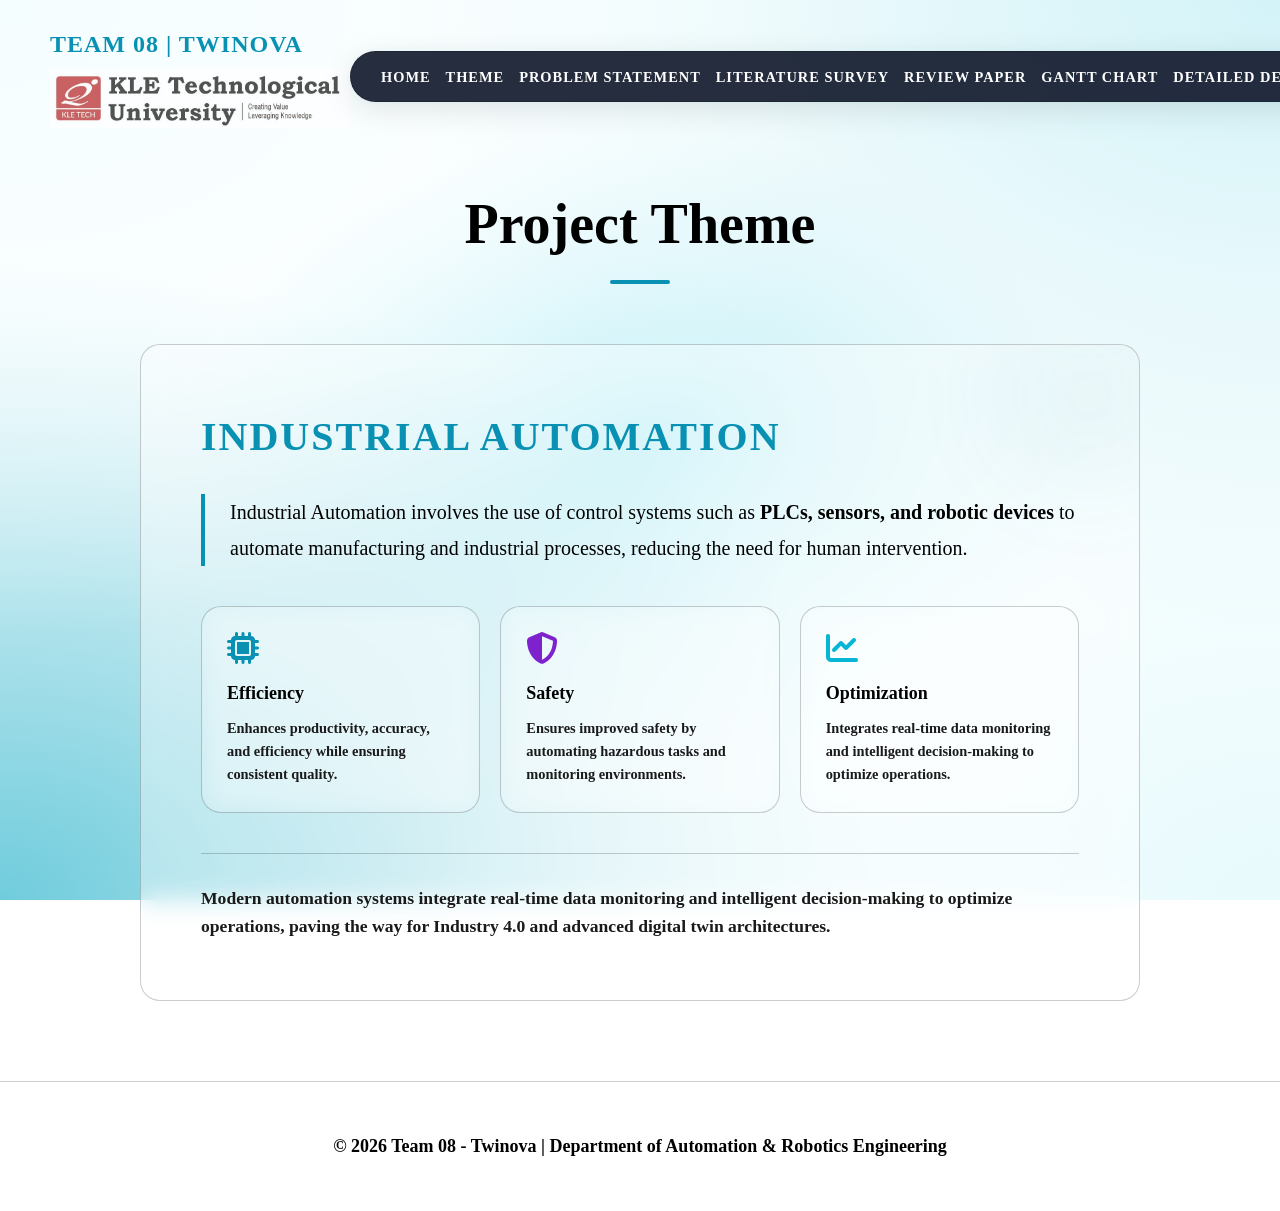
<file: theme.html>
<!DOCTYPE html>
<html lang="en">
<head>
    <meta charset="UTF-8">
    <meta name="viewport" content="width=device-width, initial-scale=1.0">
    <title>Theme | Twinova</title>
    <link rel="stylesheet" href="style.css">
    <link rel="stylesheet" href="https://cdnjs.cloudflare.com/ajax/libs/font-awesome/6.4.0/css/all.min.css">
</head>
<body>

    <!-- Navigation -->
    <nav id="navbar" class="nav-scrolled">
        <div class="nav-logo">TEAM 08 | TWINOVA <img src="assets/images/logos/KLE logo.jpeg" alt="KLE Logo" style="display: block; width: 300px; margin-top: 5px; opacity: 0.8;"></div>
        <ul class="nav-links">
            <li><a href="index.html">Home</a></li>
            <li><a href="theme.html">Theme</a></li>
            <li><a href="problem.html">Problem Statement</a></li>
            <li><a href="survey.html">Literature Survey</a></li>
            <li><a href="review.html">Review Paper</a></li>

            <li><a href="gantt.html">Gantt Chart</a></li>
            <li class="dropdown">
                <a href="#">Detailed Design <i class="fas fa-chevron-down" style="font-size: 0.7rem;"></i></a>
                <div class="dropdown-content">
                    <a href="flowchart.html">Flowchart</a>
                    <a href="circuit.html">Circuit Design</a>
                    <a href="architecture.html">Architecture</a>
                    <a href="pictures.html">Pictures</a>
                    <a href="functional_architecture.html">Functional Architecture</a>
                    <a href="vdi_model.html">VDI Model</a>
                </div>
            </li>
        </ul>
    </nav>

    <!-- Theme Content Section -->
    <section class="team-section" style="padding-top: 180px; min-height: 80vh;">
        <div class="section-title" data-aos>Project Theme</div>
        
        <div class="glass" style="padding: 60px; max-width: 1000px; margin: 0 auto; position: relative; overflow: hidden;" data-aos>
            <!-- Background Accent -->
            <div style="position: absolute; top: -50px; right: -50px; width: 200px; height: 200px; background: var(--primary); opacity: 0.05; filter: blur(50px); border-radius: 50%;"></div>
            
            <h2 style="color: var(--primary); margin-bottom: 25px; font-size: 2.5rem; text-transform: uppercase; letter-spacing: 2px;">Industrial Automation</h2>
            
            <div style="display: grid; grid-template-columns: 1fr; gap: 40px;">
                <div style="border-left: 4px solid var(--primary); padding-left: 25px;">
                    <p style="font-size: 1.25rem; line-height: 1.8; color: var(--text-main); font-weight: 300;">
                        Industrial Automation involves the use of control systems such as <strong>PLCs, sensors, and robotic devices</strong> to automate manufacturing and industrial processes, reducing the need for human intervention.
                    </p>
                </div>

                <div style="display: grid; grid-template-columns: repeat(auto-fit, minmax(250px, 1fr)); gap: 20px;">
                    <div class="glass" style="padding: 25px; background: rgba(255,255,255,0.03);">
                        <i class="fas fa-microchip" style="font-size: 2rem; color: var(--primary); margin-bottom: 15px;"></i>
                        <h4 style="margin-bottom: 10px;">Efficiency</h4>
                        <p style="font-size: 0.9rem; color: var(--text-dim);">Enhances productivity, accuracy, and efficiency while ensuring consistent quality.</p>
                    </div>
                    <div class="glass" style="padding: 25px; background: rgba(255,255,255,0.03);">
                        <i class="fas fa-shield-alt" style="font-size: 2rem; color: var(--secondary); margin-bottom: 15px;"></i>
                        <h4 style="margin-bottom: 10px;">Safety</h4>
                        <p style="font-size: 0.9rem; color: var(--text-dim);">Ensures improved safety by automating hazardous tasks and monitoring environments.</p>
                    </div>
                    <div class="glass" style="padding: 25px; background: rgba(255,255,255,0.03);">
                        <i class="fas fa-chart-line" style="font-size: 2rem; color: var(--accent); margin-bottom: 15px;"></i>
                        <h4 style="margin-bottom: 10px;">Optimization</h4>
                        <p style="font-size: 0.9rem; color: var(--text-dim);">Integrates real-time data monitoring and intelligent decision-making to optimize operations.</p>
                    </div>
                </div>

                <p style="color: var(--text-dim); font-size: 1.1rem; border-top: 1px solid var(--glass-border); padding-top: 30px;">
                    Modern automation systems integrate real-time data monitoring and intelligent decision-making to optimize operations, paving the way for Industry 4.0 and advanced digital twin architectures.
                </p>
            </div>
        </div>
    </section>

    <!-- Footer -->
    <footer style="padding: 50px 20px; text-align: center; border-top: 1px solid var(--glass-border);">
        <p>&copy; 2026 Team 08 - Twinova | Department of Automation & Robotics Engineering</p>
    </footer>

    <script src="script.js"></script>
    <script>
        // Simple AOS-like animation trigger
        document.addEventListener('DOMContentLoaded', () => {
            const elements = document.querySelectorAll('[data-aos]');
            elements.forEach(el => el.classList.add('appear'));
        });
    </script>
</body>
</html>
</file>
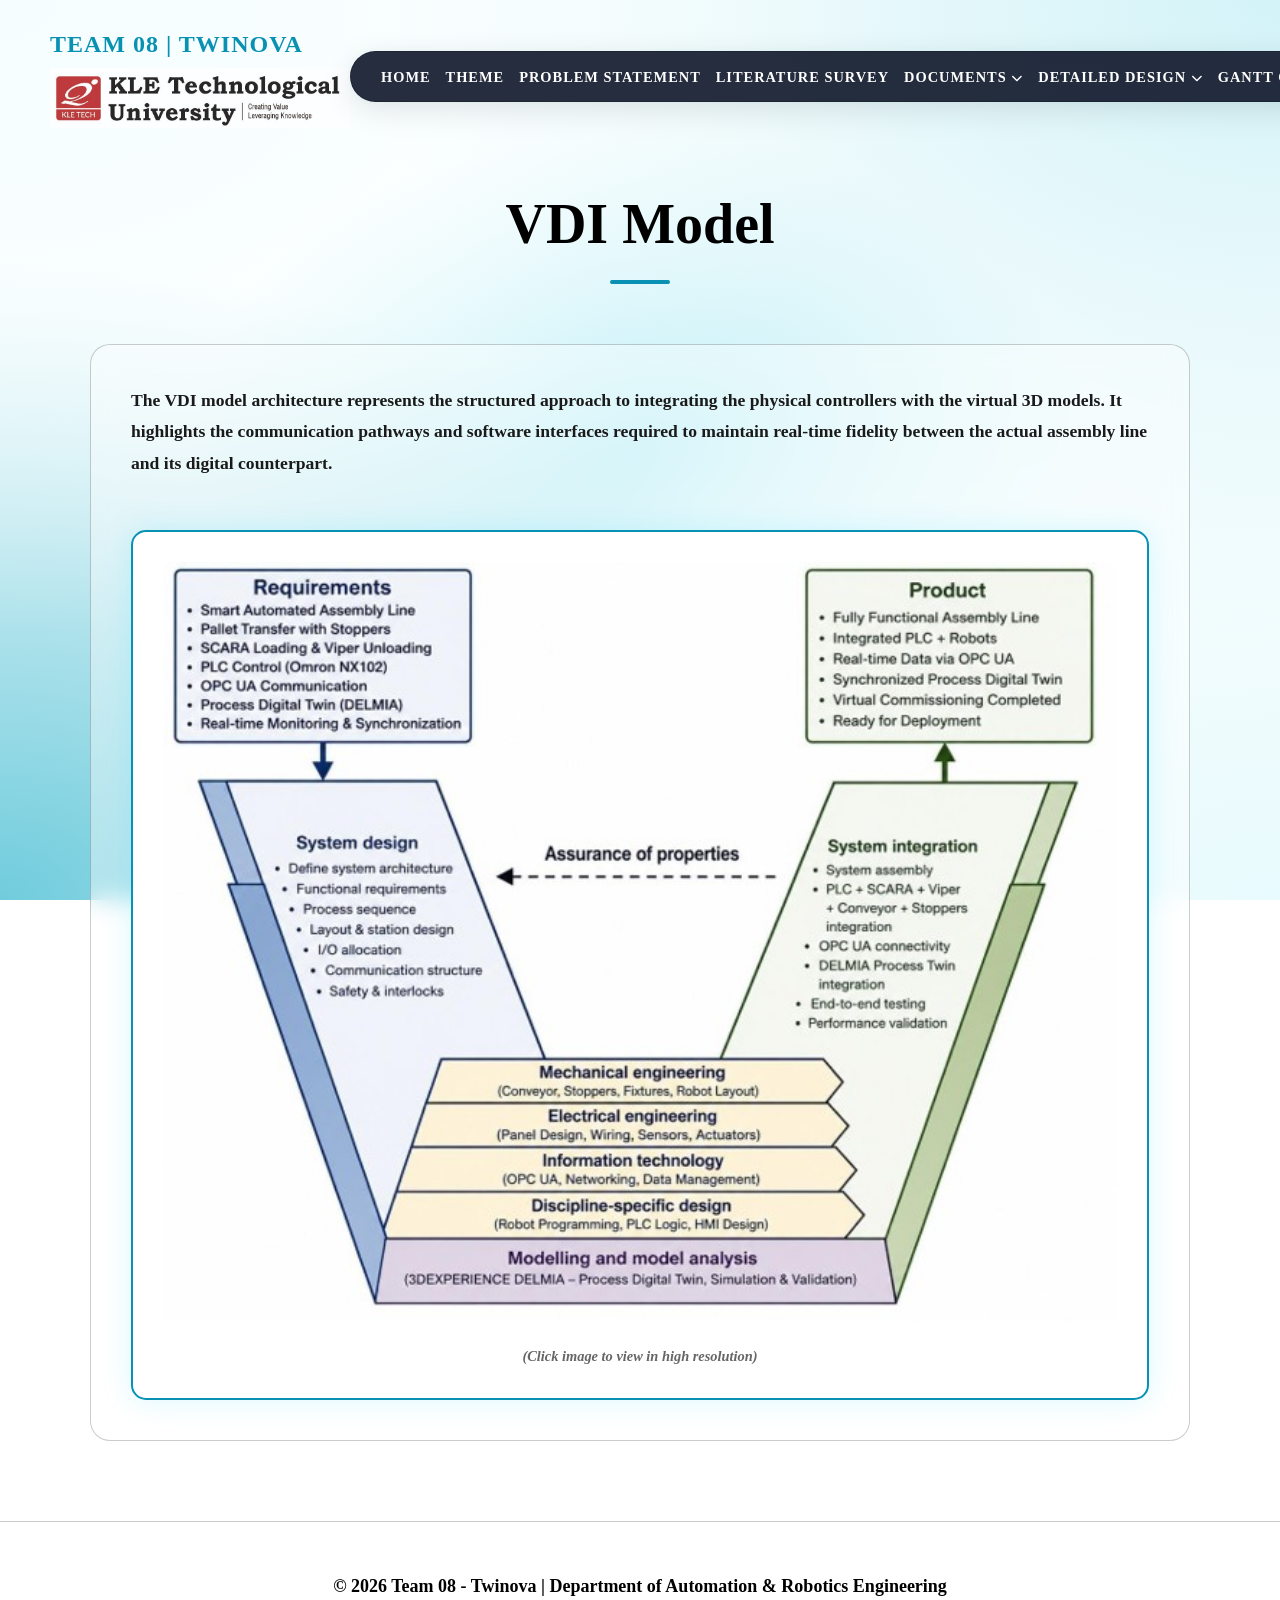
<file: vdi_model.html>
<!DOCTYPE html>
<html lang="en">
<head>
    <meta charset="UTF-8">
    <meta name="viewport" content="width=device-width, initial-scale=1.0">
    <title>VDI Model | Twinova</title>
    <link rel="stylesheet" href="style.css">
    <link rel="stylesheet" href="https://cdnjs.cloudflare.com/ajax/libs/font-awesome/6.4.0/css/all.min.css">
</head>
<body>

    <!-- Navigation -->
    <nav id="navbar" class="nav-scrolled">
        <div class="nav-logo">TEAM 08 | TWINOVA <img src="assets/images/logos/KLE logo.jpeg" alt="KLE Logo"></div>
        <ul class="nav-links">
            <li><a href="index.html">Home</a></li>
            <li><a href="theme.html">Theme</a></li>
            <li><a href="problem.html">Problem Statement</a></li>
            <li><a href="survey.html">Literature Survey</a></li>
            <li class="dropdown">
                <a href="#">Documents <i class="fas fa-chevron-down" style="font-size: 0.7rem;"></i></a>
                <div class="dropdown-content">
                    <a href="review.html">Review Paper</a>
                    <a href="report.html">Project Report</a>
                    <a href="poster.html">Technical Poster</a>
                </div>
            </li>
            <li class="dropdown">
                <a href="#">Detailed Design <i class="fas fa-chevron-down" style="font-size: 0.7rem;"></i></a>
                <div class="dropdown-content">
                    <a href="flowchart.html">Flowchart</a>
                    <a href="circuit.html">Circuit Design</a>
                    <a href="architecture.html">Architecture</a>
                    <a href="pictures.html">Pictures</a>
                    <a href="functional_architecture.html">Functional Architecture</a>
                    <a href="vdi_model.html">VDI Model</a>
                </div>
            </li>
            <li><a href="gantt.html">Gantt Chart</a></li>
        </ul>
    </nav>

    <!-- Content Section -->
    <section class="team-section" style="padding-top: 180px;">
        <div class="section-title" data-aos>VDI Model</div>
        <div class="glass" style="padding: 40px; max-width: 1100px; margin: 0 auto; color: var(--text-dim);" data-aos>
            
            <div style="margin-bottom: 40px;">
                <p style="line-height: 1.8; font-size: 1.1rem;">
                    The VDI model architecture represents the structured approach to integrating the physical controllers with the virtual 3D models. It highlights the communication pathways and software interfaces required to maintain real-time fidelity between the actual assembly line and its digital counterpart.
                </p>
            </div>

            <div style="margin-top: 50px; padding: 30px; background: #fff; border-radius: 15px; border: 2px solid var(--primary); text-align: center; box-shadow: 0 0 30px rgba(0,210,255,0.15);">
                <div style="overflow: hidden; border-radius: 10px;">
                    <img src="vdi model image.jpg" alt="VDI Model" style="width: 100%; height: auto; transition: transform 0.3s ease; cursor: zoom-in;" onclick="window.open(this.src)">
                </div>
                <p style="font-size: 0.9rem; margin-top: 15px; color: #666; font-style: italic;">(Click image to view in high resolution)</p>
            </div>
        </div>
    </section>

    <!-- Footer -->
    <footer style="padding: 50px 20px; text-align: center; border-top: 1px solid var(--glass-border);">
        <p>&copy; 2026 Team 08 - Twinova | Department of Automation & Robotics Engineering</p>
    </footer>

    <script src="script.js"></script>
</body>
</html>
</file>
<file: style.css>
@import url('https://fonts.googleapis.com/css2?family=Inter:wght@300;400;600;700&family=Outfit:wght@300;400;600;800&display=swap');

:root {
    --bg-dark: #f0f9ff;
    --bg-card: rgba(255, 255, 255, 0.4);
    --primary: #0891b2;
    --secondary: #7e22ce;
    --accent: #06b6d4;
    --text-main: #000000;
    --text-dim: #1a1a1a;
    --glass-border: rgba(0, 0, 0, 0.2);
    --neon-shadow: 0 4px 15px rgba(8, 145, 178, 0.15);
}

* {
    margin: 0;
    padding: 0;
    box-sizing: border-box;
    font-family: 'Times New Roman', Times, serif;
    font-weight: 600;
}

body {
    background-color: #ffffff;
    background-image: 
        radial-gradient(at 0% 0%, hsla(188, 100%, 98%, 1) 0, transparent 50%), 
        radial-gradient(at 100% 0%, hsla(188, 72%, 90%, 1) 0, transparent 50%), 
        radial-gradient(at 100% 100%, hsla(187, 83%, 95%, 1) 0, transparent 50%), 
        radial-gradient(at 0% 100%, hsla(189, 61%, 65%, 1) 0, transparent 50%), 
        radial-gradient(at 50% 50%, hsla(188, 78%, 85%, 1) 0, transparent 50%);
    background-attachment: fixed;
    background-size: cover;
    color: var(--text-main);
    overflow-x: hidden;
    line-height: 1.6;
    font-size: 18px;
}

h1, h2, h3 {
    font-family: 'Times New Roman', Times, serif;
    font-weight: 800;
}

/* Navbar */
nav {
    position: fixed;
    top: 0;
    width: 100%;
    padding: 25px 50px;
    display: flex;
    justify-content: space-between;
    align-items: center;
    z-index: 1000;
    transition: all 0.4s ease;
}

.nav-scrolled {
    padding: 15px 50px;
    background: rgba(255, 255, 255, 0.5);
    backdrop-filter: blur(10px);
}

.nav-logo {
    font-family: 'Times New Roman', Times, serif;
    font-weight: 800;
    font-size: 1.5rem;
    color: var(--primary);
    letter-spacing: 1px;
}

.nav-logo img {
    display: block;
    width: 300px;
    margin-top: 5px;
    opacity: 1;
    transition: opacity 0.3s ease;
}

.nav-logo img:hover {
    opacity: 0.9;
}

.nav-links {
    display: flex;
    gap: 15px;
    list-style: none;
    background: rgba(15, 23, 42, 0.9); /* Dark glass for contrast */
    padding: 10px 30px;
    border-radius: 50px;
    border: 1px solid var(--glass-border);
    backdrop-filter: blur(15px);
    box-shadow: 0 8px 32px rgba(0,0,0,0.1), 0 0 10px rgba(0, 210, 255, 0.05);
}

.nav-links a {
    color: #ffffff;
    text-decoration: none;
    font-weight: 700;
    font-size: 0.9rem;
    transition: all 0.3s;
    text-transform: uppercase;
    letter-spacing: 1px;
    white-space: nowrap;
}

.nav-links a:hover {
    color: var(--primary);
}

/* Dropdown */
.dropdown {
    position: relative;
}

.dropdown-content {
    display: none;
    position: absolute;
    top: 100%;
    left: 50%;
    transform: translateX(-50%);
    background: rgba(15, 23, 42, 0.95);
    backdrop-filter: blur(10px);
    min-width: 180px;
    border: 1px solid var(--glass-border);
    border-radius: 15px;
    padding: 10px 0;
    z-index: 1001;
    margin-top: 10px;
    box-shadow: 0 15px 35px rgba(0,0,0,0.3);
}

.dropdown.active .dropdown-content {
    display: block;
}

.dropdown-content a {
    padding: 12px 20px;
    display: block;
    text-align: center;
    color: #ffffff;
}

.dropdown-content a:hover {
    background: rgba(255, 255, 255, 0.05);
    color: var(--primary);
}

/* Glassmorphism Utility */
.glass {
    background: var(--bg-card);
    backdrop-filter: blur(12px);
    -webkit-backdrop-filter: blur(12px);
    border: 1px solid var(--glass-border);
    border-radius: 20px;
}

/* Hero Section */
.hero {
    height: 65vh; /* Reduced height */
    display: flex;
    flex-direction: column;
    justify-content: center;
    align-items: center;
    text-align: center;
    background: radial-gradient(circle at center, rgba(255, 255, 255, 0.8) 0%, rgba(255, 255, 255, 0) 100%);
    position: relative;
    padding: 300px 20px 40px 20px; /* Increased space from navigation */
    margin-bottom: 40px;
}

.hero-bg {
    position: absolute;
    top: 0;
    left: 0;
    width: 100%;
    height: 100%;
    z-index: -1;
    opacity: 0.25;
    object-fit: cover;
}

.hero-content {
    display: flex;
    align-items: center;
    justify-content: center;
    gap: 60px;
    text-align: left;
    max-width: 1200px;
    width: 100%;
    z-index: 2;
}

.hero h1 {
    font-size: 6rem;
    background: linear-gradient(to right, var(--primary), var(--secondary));
    -webkit-background-clip: text;
    -webkit-text-fill-color: transparent;
    margin-bottom: 10px;
    letter-spacing: -2px;
}

.hero p {
    font-size: 1.8rem;
    color: var(--text-dim);
    max-width: 900px;
}

@media (max-width: 992px) {
    .hero-content {
        flex-direction: column;
        text-align: center;
        gap: 30px;
    }
}

/* Team Section */
.team-section {
    padding: 80px 20px;
    max-width: 1300px;
    margin: 0 auto;
}

.section-title {
    text-align: center;
    font-size: 3.5rem;
    margin-bottom: 60px;
    position: relative;
}

.section-title::after {
    content: '';
    display: block;
    width: 60px;
    height: 4px;
    background: var(--primary);
    margin: 10px auto;
    border-radius: 2px;
}

.team-grid {
    display: grid;
    grid-template-columns: repeat(auto-fit, minmax(300px, 1fr));
    gap: 30px;
}

/* Card Flip Animation */
.team-card {
    background-color: transparent;
    width: 100%;
    height: 450px;
    perspective: 1000px;
    cursor: pointer;
}

.card-inner {
    position: relative;
    width: 100%;
    height: 100%;
    text-align: center;
    transition: transform 0.8s;
    transform-style: preserve-3d;
}

.team-card:hover .card-inner {
    transform: rotateY(180deg) scale(1.05);
}

.team-card:hover .card-front, 
.team-card:hover .card-back {
    box-shadow: 0 30px 60px rgba(0,0,0,0.4);
}

.card-front, .card-back {
    position: absolute;
    width: 100%;
    height: 100%;
    -webkit-backface-visibility: hidden;
    backface-visibility: hidden;
    border-radius: 20px;
    overflow: hidden;
    display: flex;
    flex-direction: column;
    justify-content: center;
    align-items: center;
    padding: 30px;
    box-shadow: 0 15px 35px rgba(0,0,0,0.1), 0 5px 15px rgba(0,0,0,0.05);
    transition: box-shadow 0.4s ease;
}

.card-front {
    background: var(--bg-card);
    border: 2px solid #000000;
}

.card-front img, .card-front .img-container {
    width: 180px;
    height: 180px;
    border-radius: 50%;
    object-fit: cover;
    border: 4px solid var(--primary);
    margin-bottom: 20px;
    box-shadow: var(--neon-shadow);
}

.card-front h3 {
    font-size: 2.2rem;
    margin-bottom: 5px;
}

.card-front span {
    color: var(--primary);
    font-weight: 600;
}

.card-back {
    background: linear-gradient(135deg, #0f2027, #203a43, #2c5364); 
    border: 2px solid #000000;
    transform: rotateY(180deg);
    backdrop-filter: blur(15px);
}

.card-back h3 {
    margin-bottom: 15px;
    color: var(--primary);
}

.card-back p {
    font-size: 1.1rem;
    color: rgba(255,255,255,0.9);
    line-height: 1.5;
}

/* Socials in Card Back */
.social-links {
    margin-top: 20px;
    display: flex;
    gap: 15px;
}

.social-links a {
    color: var(--text-main);
    font-size: 1.2rem;
    transition: color 0.3s;
}

.social-links a:hover {
    color: var(--primary);
}

/* Scroll Animations */
[data-aos] {
    opacity: 0;
    transform: translateY(30px);
    transition: all 0.8s ease-out;
}

[data-aos].appear {
    opacity: 1;
    transform: translateY(0);
}

/* Responsiveness */
@media (max-width: 1024px) {
    nav {
        padding: 20px 20px;
    }
    .nav-links {
        gap: 10px;
        padding: 8px 15px;
    }
    .nav-links a {
        font-size: 0.65rem;
    }
}

@media (max-width: 768px) {
    .hero h1 {
        font-size: 3rem;
    }
    .hero p {
        font-size: 1.1rem;
    }
    nav {
        flex-direction: column;
        gap: 15px;
    }
    .hero {
        padding-top: 180px;
    }
}
/* Glass Table Styles */
.table-container {
    overflow-x: auto;
    margin-top: 30px;
    border-radius: 15px;
}

.glass-table {
    width: 100%;
    border-collapse: collapse;
    color: var(--text-main);
    font-size: 0.95rem;
}

.glass-table th, .glass-table td {
    padding: 15px 20px;
    text-align: left;
    border-bottom: 1px solid var(--glass-border);
}

.glass-table th {
    background: rgba(255, 255, 255, 0.05);
    color: var(--primary);
    text-transform: uppercase;
    letter-spacing: 1px;
    font-size: 0.85rem;
}

.glass-table tr:hover {
    background: rgba(255, 255, 255, 0.03);
}

.glass-table td {
    color: var(--text-dim);
}

.glass-table a.glass {
    text-decoration: none;
    border: 1px solid var(--primary);
    border-radius: 5px;
    transition: all 0.3s ease;
}

.glass-table a.glass:hover {
    background: var(--primary);
    color: #000 !important;
    box-shadow: 0 0 15px var(--primary);
}

/* Responsive Table */
@media (max-width: 768px) {
    .glass-table {
        font-size: 0.85rem;
    }
    .glass-table th, .glass-table td {
        padding: 10px;
    }
}
</file>
